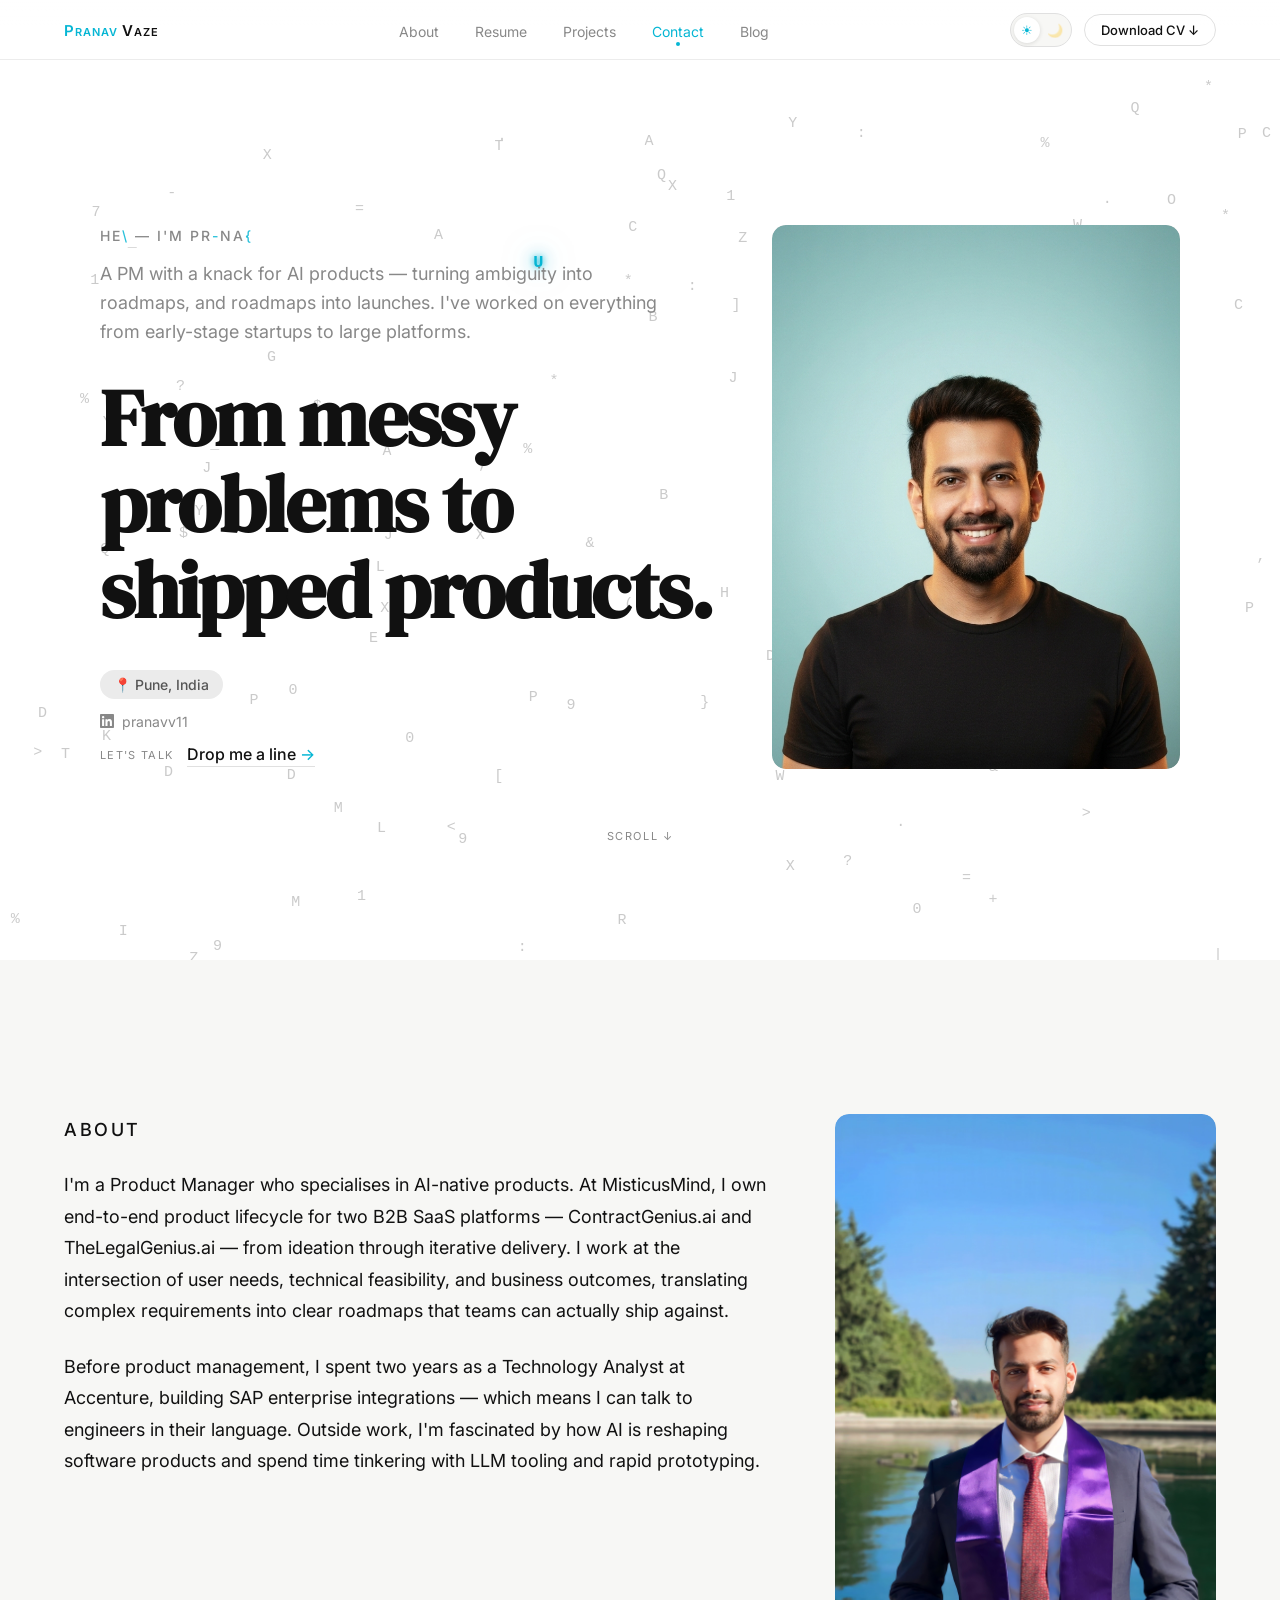
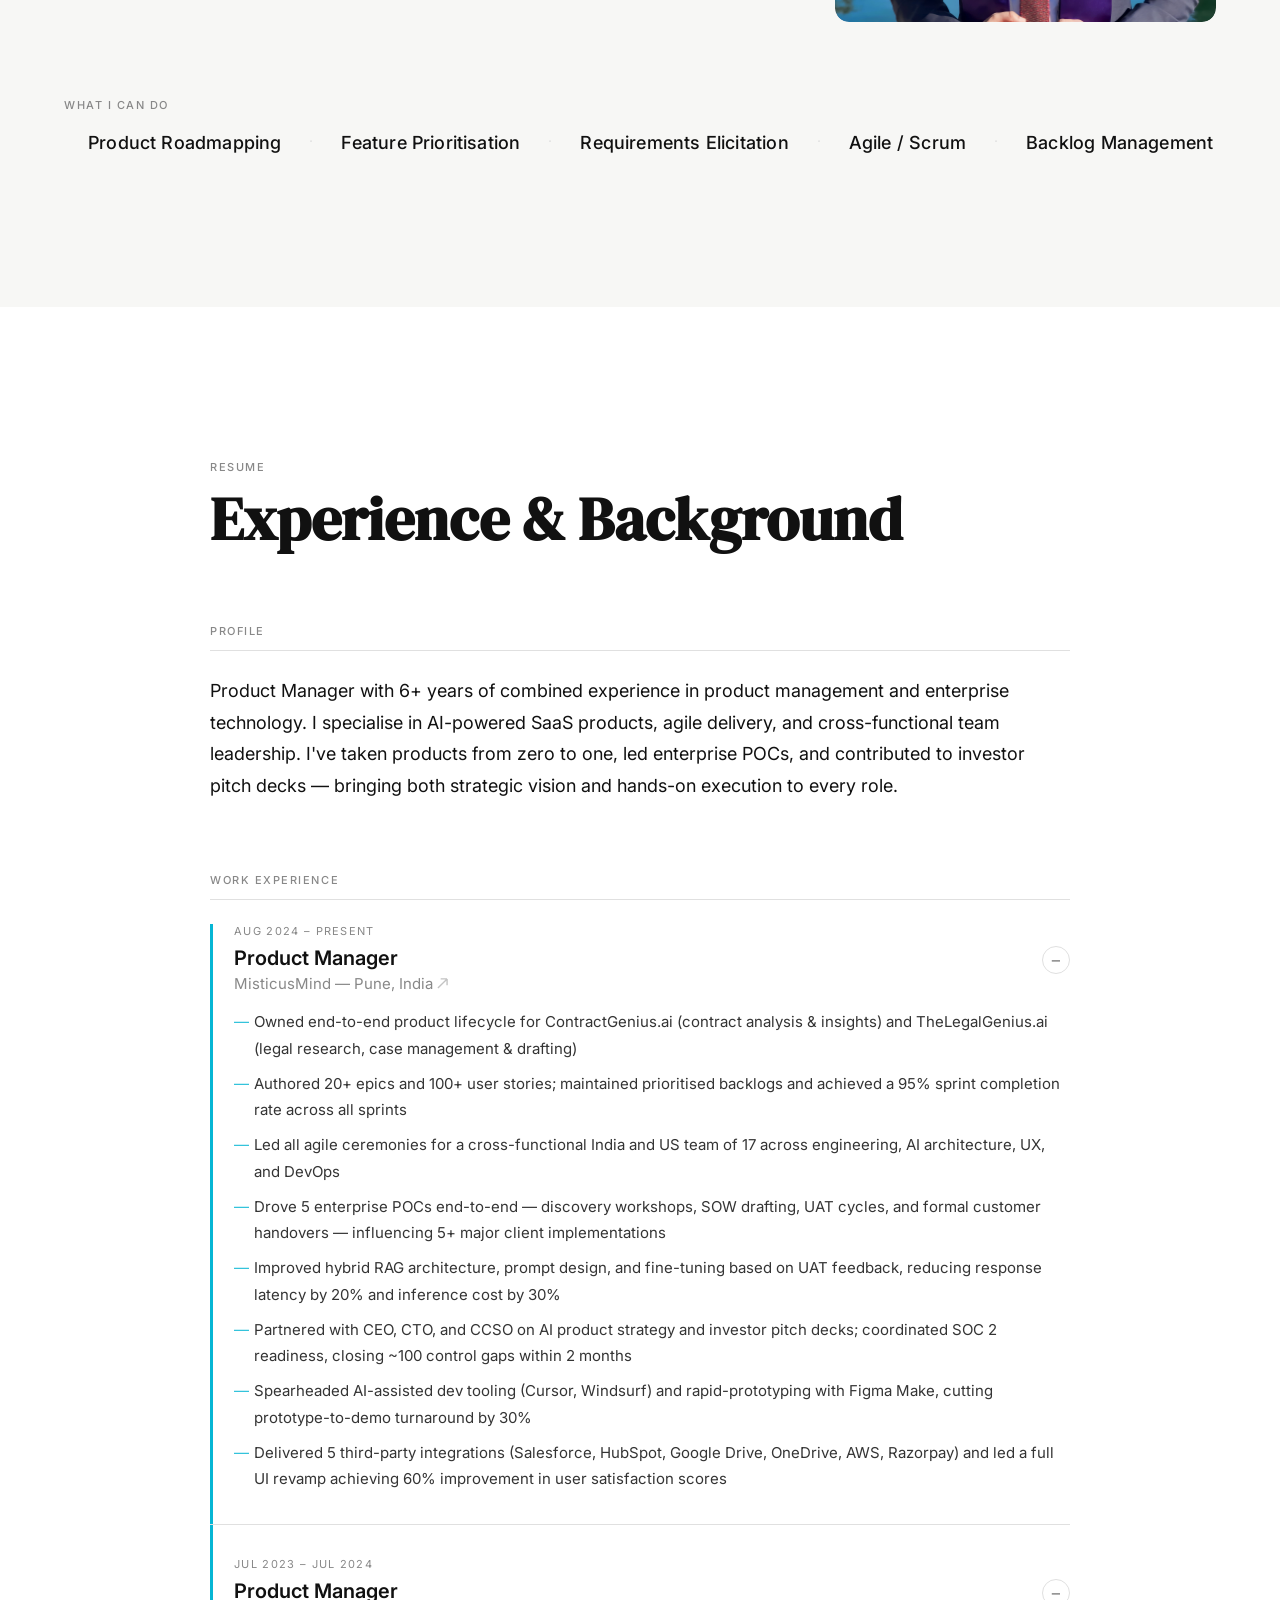
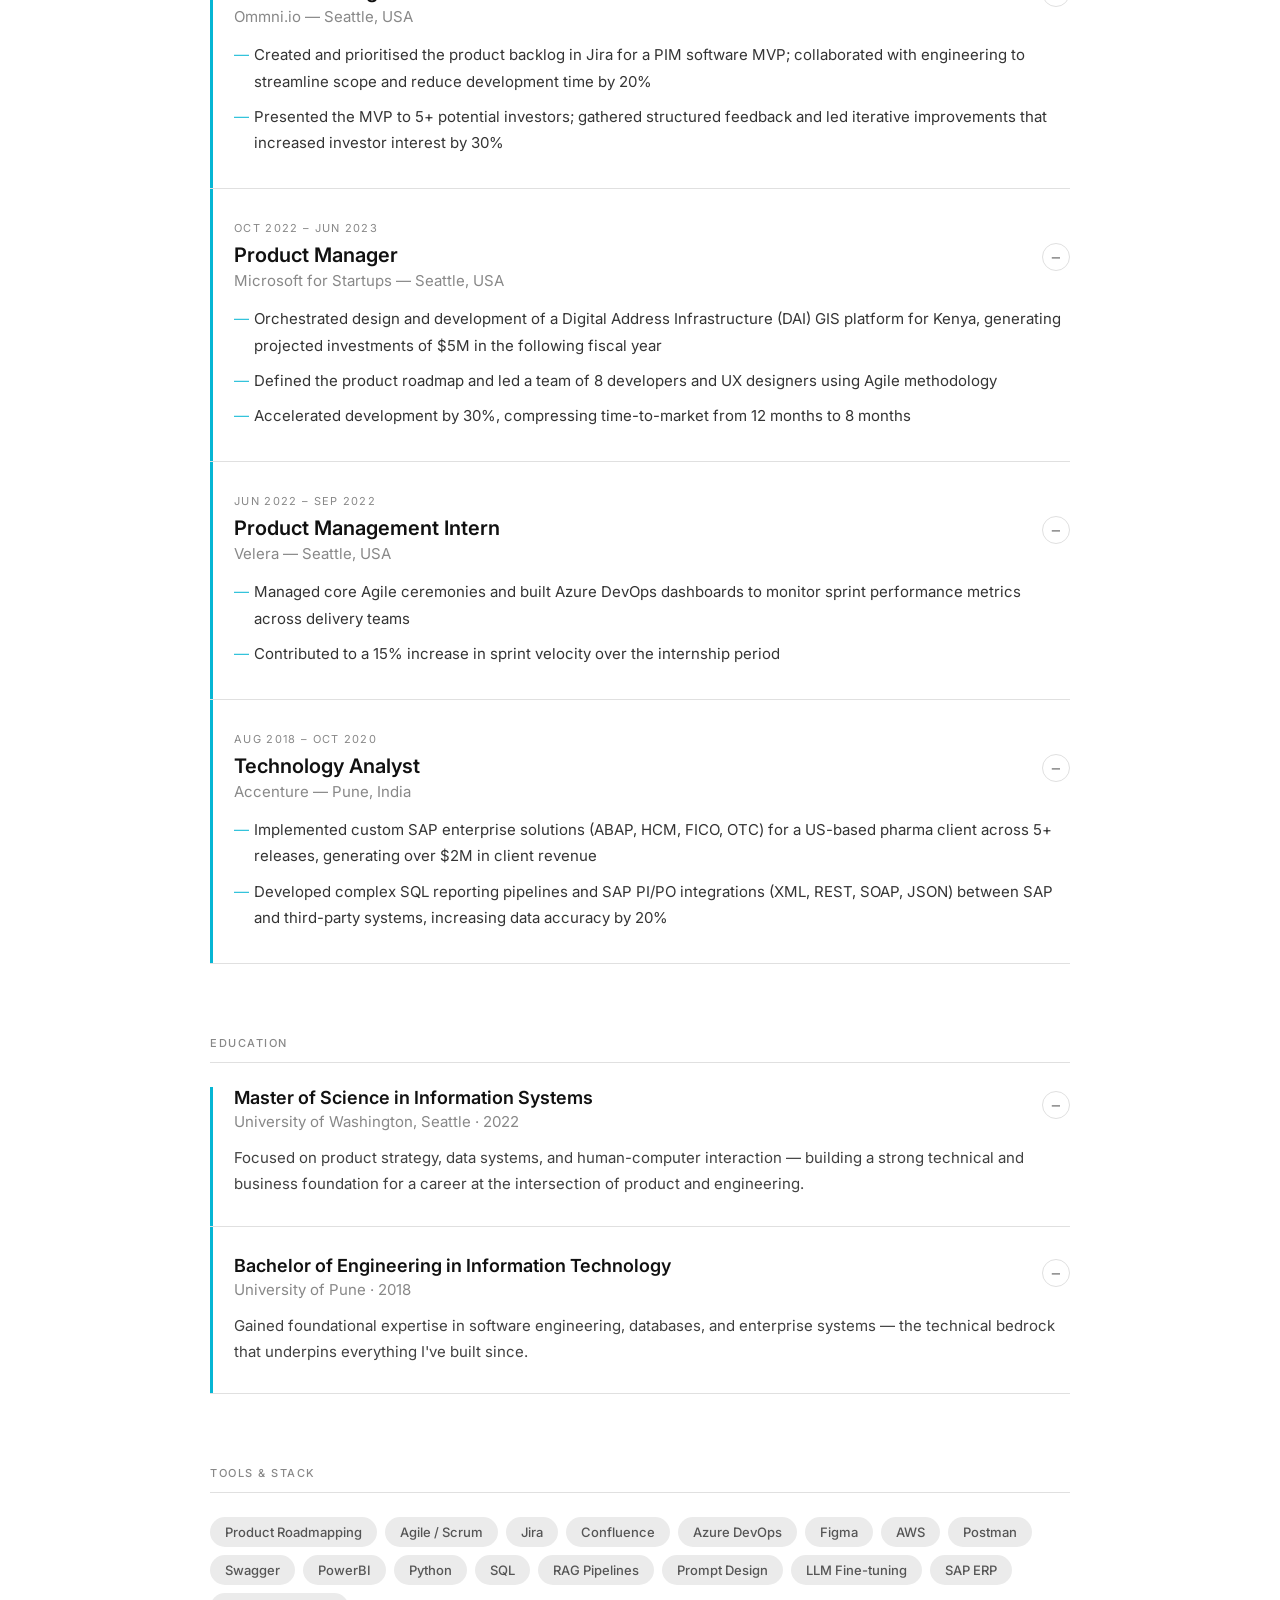
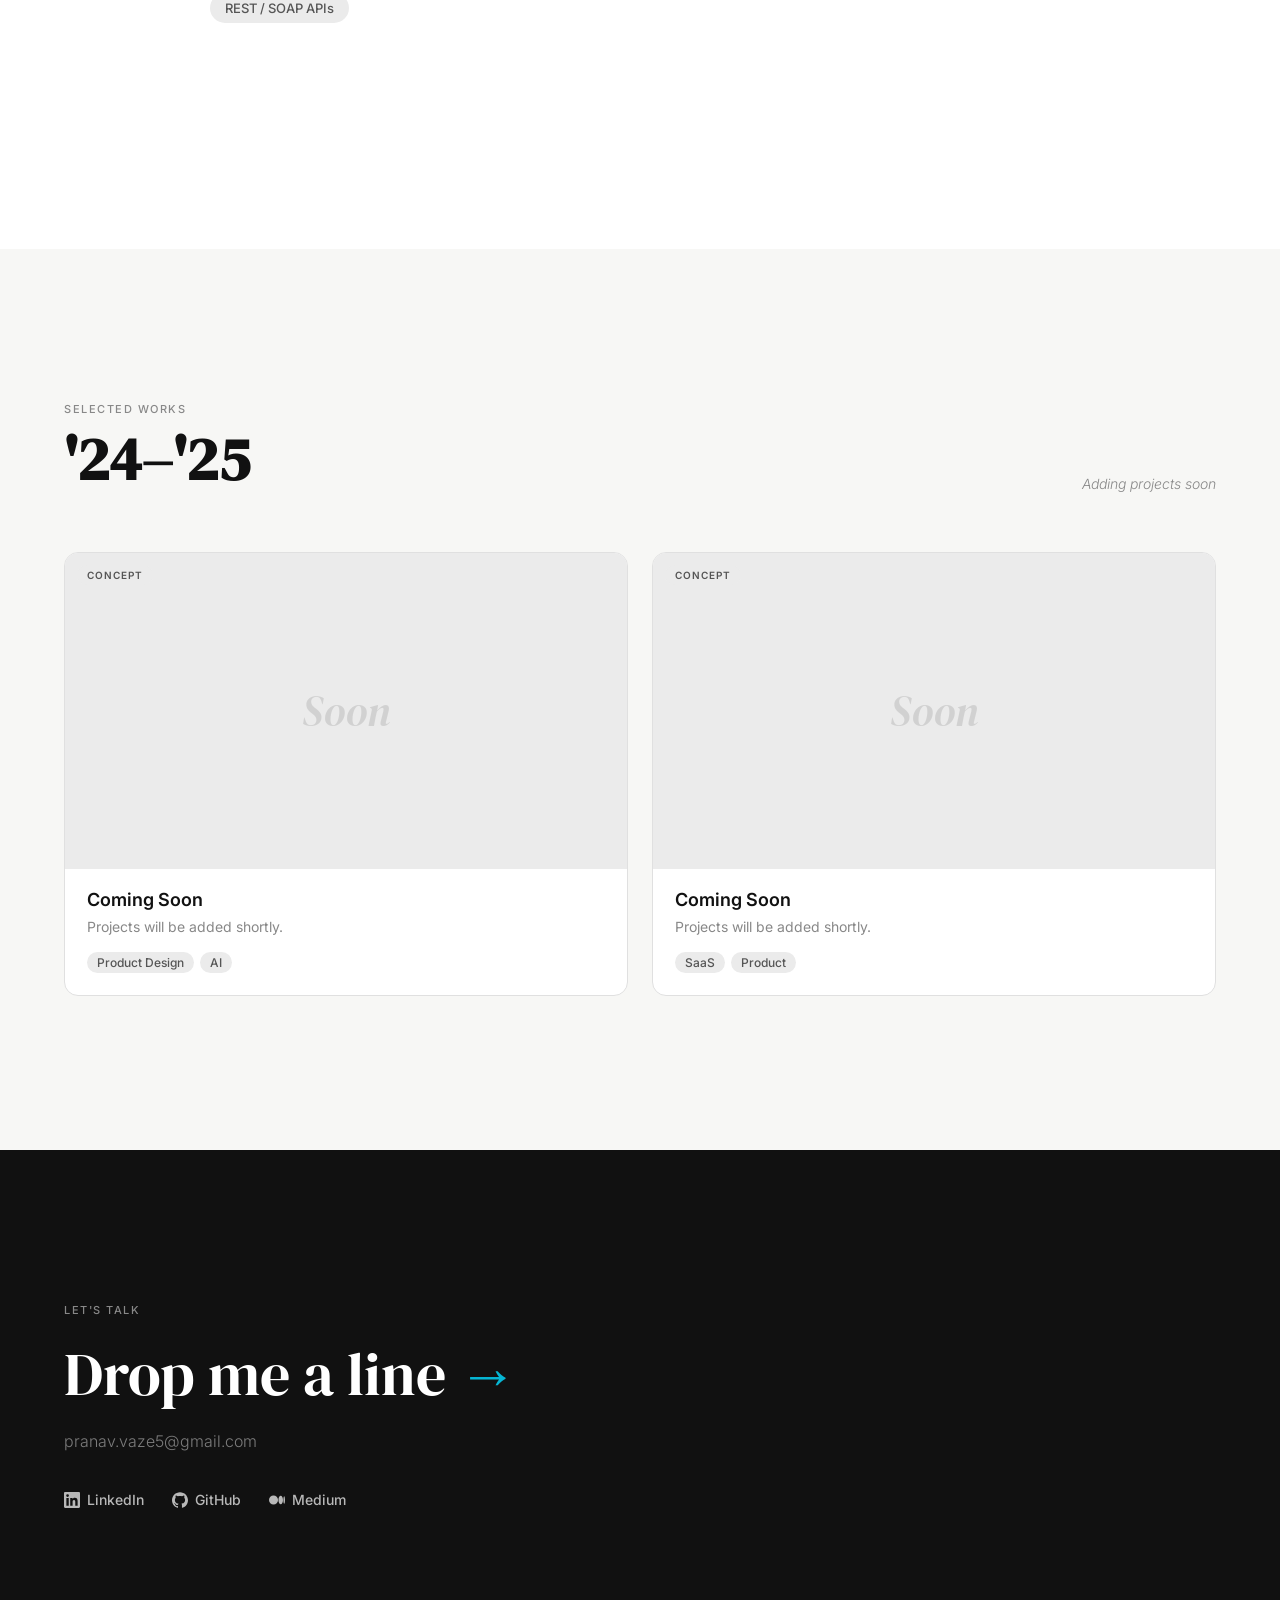
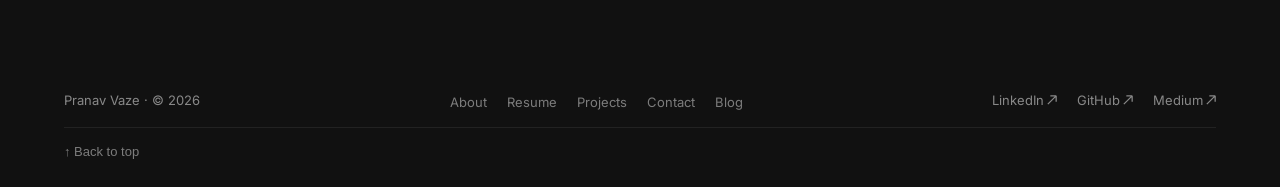
<file: index.html>
<!DOCTYPE html>
<html lang="en">

<head>
  <meta charset="UTF-8">
  <meta name="viewport" content="width=device-width, initial-scale=1.0">
  <title>Pranav Vaze — Product Manager | AI Products & SaaS</title>
  <meta name="description" content="Pranav Vaze — Product Manager specialising in AI-native SaaS products. From ambiguity to roadmaps to shipped products. Based in Pune, India.">
  <meta name="keywords" content="Pranav Vaze, Product Manager, AI Products, SaaS, Product Management, Pune, ContractGenius, LegalGenius, MisticusMind">
  <meta name="author" content="Pranav Vaze">
  <link rel="canonical" href="https://pranavvaze.netlify.app/">

  <!-- Open Graph -->
  <meta property="og:type" content="website">
  <meta property="og:url" content="https://pranavvaze.netlify.app/">
  <meta property="og:title" content="Pranav Vaze — Product Manager | AI Products & SaaS">
  <meta property="og:description" content="PM specialising in AI-native SaaS products. From ambiguity to roadmaps to shipped products.">
  <meta property="og:image" content="https://pranavvaze.netlify.app/assets/images/pranav.jpeg">
  <meta property="og:image:width" content="1200">
  <meta property="og:image:height" content="630">
  <meta property="og:site_name" content="Pranav Vaze">
  <meta property="og:locale" content="en_US">

  <!-- Twitter Card -->
  <meta name="twitter:card" content="summary_large_image">
  <meta name="twitter:title" content="Pranav Vaze — Product Manager | AI Products & SaaS">
  <meta name="twitter:description" content="PM specialising in AI-native SaaS products. From ambiguity to roadmaps to shipped products.">
  <meta name="twitter:image" content="https://pranavvaze.netlify.app/assets/images/pranav.jpeg">

  <!-- JSON-LD: Person -->
  <script type="application/ld+json">
  {
    "@context": "https://schema.org",
    "@type": "Person",
    "name": "Pranav Vaze",
    "jobTitle": "Product Manager",
    "description": "Product Manager specialising in AI-native SaaS products, agile delivery, and cross-functional team leadership.",
    "url": "https://pranavvaze.netlify.app/",
    "image": "https://pranavvaze.netlify.app/assets/images/pranav.jpeg",
    "email": "pranav.vaze5@gmail.com",
    "address": { "@type": "PostalAddress", "addressLocality": "Pune", "addressCountry": "IN" },
    "sameAs": [
      "https://www.linkedin.com/in/pranavv11",
      "https://github.com/pranavvaze96",
      "https://pranavvaze.medium.com"
    ],
    "knowsAbout": ["Product Management", "AI Products", "SaaS", "RAG Pipelines", "Agile", "LLM Development"]
  }
  </script>

  <link rel="icon" type="image/png" href="assets/images/favicon.png" id="favicon" media="(prefers-color-scheme: light)">
  <link rel="icon" type="image/png" href="assets/images/favicon2.png" media="(prefers-color-scheme: dark)">
  <link rel="apple-touch-icon" href="assets/images/favicon.png">
  <link rel="preconnect" href="https://fonts.googleapis.com">
  <link rel="preconnect" href="https://fonts.gstatic.com" crossorigin>
  <link
    href="https://fonts.googleapis.com/css2?family=DM+Serif+Display:ital@0;1&family=Inter:wght@300;400;500;600&display=swap"
    rel="stylesheet">
  <link rel="stylesheet" href="css/variables.css">
  <link rel="stylesheet" href="css/base.css">
  <link rel="stylesheet" href="css/animations.css">
  <link rel="stylesheet" href="css/components.css">
  <link rel="stylesheet" href="css/sections.css">
</head>

<body>

  <!-- ── THEME: apply before paint ─────────────────────────────────── -->
  <script>
    (function () {
      const saved = localStorage.getItem('theme');
      if (saved) {
        document.documentElement.setAttribute('data-theme', saved);
      } else if (window.matchMedia('(prefers-color-scheme: dark)').matches) {
        document.documentElement.setAttribute('data-theme', 'dark');
      }
    })();
  </script>

  <!-- ── SKIP LINK ──────────────────────────────────────────────────── -->
  <a href="#main" class="skip-link">Skip to content</a>

  <!-- ══════════════════════════════════════════════════════════════════
       NAVBAR
  ══════════════════════════════════════════════════════════════════════ -->
  <nav class="navbar" id="navbar" role="navigation" aria-label="Main navigation">
    <div class="container">
      <a href="#hero" class="nav-wordmark" aria-label="Pranav Vaze — home"><span class="nav-wordmark-first">Pranav</span><span class="nav-wordmark-last"> Vaze</span></a>
      <ul class="nav-links" id="nav-links">
        <li><a href="#about" data-section="about">About</a></li>
        <li><a href="#resume" data-section="resume">Resume</a></li>
        <li><a href="#projects" data-section="projects">Projects</a></li>
        <li><a href="#contact" data-section="contact">Contact</a></li>
        <li><a href="blog.html">Blog</a></li>
      </ul>
      <div class="nav-right">
        <button class="theme-toggle" id="theme-toggle" aria-label="Switch to dark mode">
          <span class="theme-seg theme-seg--light">☀</span>
          <span class="theme-seg theme-seg--dark">🌙</span>
        </button>
        <a href="https://drive.google.com/file/d/1BAf2yKlgQ_WOQwx5iVLSrntzZ3sgivy-/view?usp=sharing" target="_blank"
          rel="noopener noreferrer" class="btn-cv">Download CV ↓</a>
        <button class="hamburger" id="hamburger" aria-label="Open menu" aria-expanded="false"
          aria-controls="mobile-overlay">
          <span></span><span></span><span></span>
        </button>
      </div>
    </div>
  </nav>

  <!-- Mobile Overlay -->
  <div class="mobile-overlay" id="mobile-overlay" role="dialog" aria-modal="true" aria-label="Navigation menu">
    <ul class="mobile-nav-links">
      <li><a href="#about" class="mobile-nav-link">About</a></li>
      <li><a href="#resume" class="mobile-nav-link">Resume</a></li>
      <li><a href="#projects" class="mobile-nav-link">Projects</a></li>
      <li><a href="#contact" class="mobile-nav-link">Contact</a></li>
      <li><a href="blog.html" class="mobile-nav-link">Blog</a></li>
    </ul>
    <div class="mobile-theme-row">
      <span>Theme</span>
      <button class="theme-toggle" id="theme-toggle-mobile" aria-label="Switch to dark mode">
        <span class="theme-seg theme-seg--light">☀</span>
        <span class="theme-seg theme-seg--dark">🌙</span>
      </button>
    </div>
    <a href="https://drive.google.com/file/d/1BAf2yKlgQ_WOQwx5iVLSrntzZ3sgivy-/view?usp=sharing" target="_blank"
      rel="noopener noreferrer" class="btn-cv" style="margin-top:8px">Download CV ↓</a>
  </div>

  <!-- ══════════════════════════════════════════════════════════════════
       MAIN
  ══════════════════════════════════════════════════════════════════════ -->
  <main id="main">

    <!-- ── HERO ──────────────────────────────────────────────────────── -->
    <section id="hero" class="hero" aria-label="Hero">
      <div id="hero-rain" aria-hidden="true"></div>
      <div class="container">
        <div class="hero-grid" id="hero-content">
          <div class="hero-text">
            <p class="hero-label reveal" id="hero-label" style="--delay:0ms">Hey — I'm Pranav</p>
            <p class="hero-oneliner reveal" style="--delay:100ms">
              A PM with a knack for AI products — turning ambiguity into roadmaps, and roadmaps into launches. I've
              worked on everything from early-stage startups to large platforms.
            </p>
            <h1 id="hero-headline" class="hero-headline reveal" style="--delay:200ms">From messy<br>problems to<br>shipped products.</h1>
            <div class="hero-meta">
              <span class="hero-pill reveal" style="--delay:300ms">📍 Pune, India</span>
              <a href="https://www.linkedin.com/in/pranavv11" target="_blank" rel="noopener noreferrer"
                class="hero-linkedin reveal" style="--delay:380ms" aria-label="LinkedIn profile">
                <svg viewBox="0 0 24 24" fill="currentColor" aria-hidden="true">
                  <path
                    d="M20.447 20.452h-3.554v-5.569c0-1.328-.027-3.037-1.852-3.037-1.853 0-2.136 1.445-2.136 2.939v5.667H9.351V9h3.414v1.561h.046c.477-.9 1.637-1.85 3.37-1.85 3.601 0 4.267 2.37 4.267 5.455v6.286zM5.337 7.433a2.062 2.062 0 01-2.063-2.065 2.064 2.064 0 112.063 2.065zm1.782 13.019H3.555V9h3.564v11.452zM22.225 0H1.771C.792 0 0 .774 0 1.729v20.542C0 23.227.792 24 1.771 24h20.451C23.2 24 24 23.227 24 22.271V1.729C24 .774 23.2 0 22.222 0h.003z" />
                </svg>
                pranavv11
              </a>
              <div class="hero-cta reveal" style="--delay:460ms">
                <span class="hero-cta-label">Let's talk</span>
                <a href="mailto:pranav.vaze5@gmail.com" class="hero-cta-link">Drop me a line <span class="cta-arrow"
                    aria-hidden="true">→</span></a>
              </div>
            </div>
          </div>
          <div class="hero-portrait reveal" style="--delay:150ms">
            <img src="assets/images/pranav2.png" alt="Pranav Vaze" class="hero-photo" />
            <span class="hero-initials hero-initials--fallback" aria-hidden="true">PV</span>
          </div>
        </div>
        <p class="hero-scroll reveal" style="--delay:560ms" aria-hidden="true">SCROLL ↓</p>
      </div>
    </section>

    <!-- ── ABOUT ─────────────────────────────────────────────────────── -->
    <section id="about" class="about section-pad" aria-label="About">
      <div class="container">
        <div class="about-grid">
          <div class="about-bio">
            <p class="label about-label reveal">About</p>
            <p class="reveal" style="--delay:80ms">
              I'm a Product Manager who specialises in AI-native products. At MisticusMind, I own end-to-end product
              lifecycle for two B2B SaaS platforms — ContractGenius.ai and TheLegalGenius.ai — from ideation through
              iterative delivery. I work at the intersection of user needs, technical feasibility, and business
              outcomes, translating complex requirements into clear roadmaps that teams can actually ship against.
            </p>
            <p class="reveal" style="--delay:160ms">
              Before product management, I spent two years as a Technology Analyst at Accenture, building SAP enterprise
              integrations — which means I can talk to engineers in their language. Outside work, I'm fascinated by how
              AI is reshaping software products and spend time tinkering with LLM tooling and rapid prototyping.
            </p>
          </div>
          <div>
            <div class="about-portrait reveal" style="--delay:120ms">
              <img src="assets/images/pranav.jpeg" alt="Pranav Vaze" class="about-photo" />
              <span class="about-initials about-initials--fallback" aria-hidden="true">PV</span>
              <p class="about-portrait-caption">Pranav Vaze · Product Manager</p>
            </div>
          </div>
        </div>

        <div class="about-marquee-section reveal" style="--delay:200ms">
          <p class="label about-marquee-label">What I Can Do</p>
          <div class="marquee-wrapper" aria-label="Skills ticker" role="marquee">
            <div class="marquee-zone marquee-zone--left"  aria-hidden="true"></div>
            <div class="marquee-zone marquee-zone--right" aria-hidden="true"></div>
            <div class="marquee-track" aria-hidden="true">
              <!-- First set -->
              <span class="marquee-item">Product Roadmapping</span><span class="marquee-sep">·</span>
              <span class="marquee-item">Feature Prioritisation</span><span class="marquee-sep">·</span>
              <span class="marquee-item">Requirements Elicitation</span><span class="marquee-sep">·</span>
              <span class="marquee-item">Agile / Scrum</span><span class="marquee-sep">·</span>
              <span class="marquee-item">Backlog Management</span><span class="marquee-sep">·</span>
              <span class="marquee-item">User Story Writing</span><span class="marquee-sep">·</span>
              <span class="marquee-item">UAT</span><span class="marquee-sep">·</span>
              <span class="marquee-item">Go-to-Market</span><span class="marquee-sep">·</span>
              <span class="marquee-item">RAG Pipelines</span><span class="marquee-sep">·</span>
              <span class="marquee-item">Prompt Design</span><span class="marquee-sep">·</span>
              <span class="marquee-item">Fine-tuning</span><span class="marquee-sep">·</span>
              <span class="marquee-item">LLM Product Development</span><span class="marquee-sep">·</span>
              <span class="marquee-item">AI Tooling</span><span class="marquee-sep">·</span>
              <span class="marquee-item">Cross-functional Leadership</span><span class="marquee-sep">·</span>
              <span class="marquee-item">Stakeholder Management</span><span class="marquee-sep">·</span>
              <span class="marquee-item">Executive Communication</span><span class="marquee-sep">·</span>
              <span class="marquee-item">Customer Engagement</span><span class="marquee-sep">·</span>
              <!-- Duplicate for seamless loop -->
              <span class="marquee-item">Product Roadmapping</span><span class="marquee-sep">·</span>
              <span class="marquee-item">Feature Prioritisation</span><span class="marquee-sep">·</span>
              <span class="marquee-item">Requirements Elicitation</span><span class="marquee-sep">·</span>
              <span class="marquee-item">Agile / Scrum</span><span class="marquee-sep">·</span>
              <span class="marquee-item">Backlog Management</span><span class="marquee-sep">·</span>
              <span class="marquee-item">User Story Writing</span><span class="marquee-sep">·</span>
              <span class="marquee-item">UAT</span><span class="marquee-sep">·</span>
              <span class="marquee-item">Go-to-Market</span><span class="marquee-sep">·</span>
              <span class="marquee-item">RAG Pipelines</span><span class="marquee-sep">·</span>
              <span class="marquee-item">Prompt Design</span><span class="marquee-sep">·</span>
              <span class="marquee-item">Fine-tuning</span><span class="marquee-sep">·</span>
              <span class="marquee-item">LLM Product Development</span><span class="marquee-sep">·</span>
              <span class="marquee-item">AI Tooling</span><span class="marquee-sep">·</span>
              <span class="marquee-item">Cross-functional Leadership</span><span class="marquee-sep">·</span>
              <span class="marquee-item">Stakeholder Management</span><span class="marquee-sep">·</span>
              <span class="marquee-item">Executive Communication</span><span class="marquee-sep">·</span>
              <span class="marquee-item">Customer Engagement</span><span class="marquee-sep">·</span>
            </div>
          </div>
        </div>
      </div>
    </section>

    <!-- ── RESUME ────────────────────────────────────────────────────── -->
    <section id="resume" class="resume section-pad" aria-label="Resume">
      <div class="container">
        <div class="resume-inner">
          <div class="resume-header reveal">
            <div class="resume-title-group">
              <p class="label">Resume</p>
              <h2>Experience &amp; Background</h2>
            </div>
          </div>

          <!-- Profile -->
          <div class="resume-section reveal" style="--delay:80ms">
            <p class="resume-section-label">Profile</p>
            <div class="resume-profile">
              <p>Product Manager with 6+ years of combined experience in product management and enterprise technology. I
                specialise in AI-powered SaaS products, agile delivery, and cross-functional team leadership. I've taken
                products from zero to one, led enterprise POCs, and contributed to investor pitch decks — bringing both
                strategic vision and hands-on execution to every role.</p>
            </div>
          </div>

          <!-- Work Experience -->
          <div class="resume-section">
            <p class="resume-section-label reveal">Work Experience</p>

            <div class="role-item" data-expanded="true">
              <div class="role-header" role="button" tabindex="0" aria-expanded="true">
                <div class="role-header-text">
                  <p class="role-year">Aug 2024 – Present</p>
                  <p class="role-title">Product Manager</p>
                  <p class="role-company">
                    <a href="https://misticusmind.com" target="_blank" rel="noopener noreferrer">
                      MisticusMind — Pune, India
                      <svg viewBox="0 0 12 12" fill="none" stroke="currentColor" stroke-width="1.5" aria-hidden="true"><path d="M1 11L11 1M11 1H4M11 1v7"/></svg>
                    </a>
                  </p>
                </div>
                <span class="role-toggle" aria-hidden="true"></span>
              </div>
              <div class="role-body">
                <div class="role-body-inner">
                  <ul class="role-bullets">
                    <li>Owned end-to-end product lifecycle for ContractGenius.ai (contract analysis &amp; insights) and TheLegalGenius.ai (legal research, case management &amp; drafting)</li>
                    <li>Authored 20+ epics and 100+ user stories; maintained prioritised backlogs and achieved a 95% sprint completion rate across all sprints</li>
                    <li>Led all agile ceremonies for a cross-functional India and US team of 17 across engineering, AI architecture, UX, and DevOps</li>
                    <li>Drove 5 enterprise POCs end-to-end — discovery workshops, SOW drafting, UAT cycles, and formal customer handovers — influencing 5+ major client implementations</li>
                    <li>Improved hybrid RAG architecture, prompt design, and fine-tuning based on UAT feedback, reducing response latency by 20% and inference cost by 30%</li>
                    <li>Partnered with CEO, CTO, and CCSO on AI product strategy and investor pitch decks; coordinated SOC 2 readiness, closing ~100 control gaps within 2 months</li>
                    <li>Spearheaded AI-assisted dev tooling (Cursor, Windsurf) and rapid-prototyping with Figma Make, cutting prototype-to-demo turnaround by 30%</li>
                    <li>Delivered 5 third-party integrations (Salesforce, HubSpot, Google Drive, OneDrive, AWS, Razorpay) and led a full UI revamp achieving 60% improvement in user satisfaction scores</li>
                  </ul>
                </div>
              </div>
            </div>

            <div class="role-item" data-expanded="true">
              <div class="role-header" role="button" tabindex="0" aria-expanded="true">
                <div class="role-header-text">
                  <p class="role-year">Jul 2023 – Jul 2024</p>
                  <p class="role-title">Product Manager</p>
                  <p class="role-company">Ommni.io — Seattle, USA</p>
                </div>
                <span class="role-toggle" aria-hidden="true"></span>
              </div>
              <div class="role-body">
                <div class="role-body-inner">
                  <ul class="role-bullets">
                    <li>Created and prioritised the product backlog in Jira for a PIM software MVP; collaborated with engineering to streamline scope and reduce development time by 20%</li>
                    <li>Presented the MVP to 5+ potential investors; gathered structured feedback and led iterative improvements that increased investor interest by 30%</li>
                  </ul>
                </div>
              </div>
            </div>

            <div class="role-item" data-expanded="true">
              <div class="role-header" role="button" tabindex="0" aria-expanded="true">
                <div class="role-header-text">
                  <p class="role-year">Oct 2022 – Jun 2023</p>
                  <p class="role-title">Product Manager</p>
                  <p class="role-company">Microsoft for Startups — Seattle, USA</p>
                </div>
                <span class="role-toggle" aria-hidden="true"></span>
              </div>
              <div class="role-body">
                <div class="role-body-inner">
                  <ul class="role-bullets">
                    <li>Orchestrated design and development of a Digital Address Infrastructure (DAI) GIS platform for Kenya, generating projected investments of $5M in the following fiscal year</li>
                    <li>Defined the product roadmap and led a team of 8 developers and UX designers using Agile methodology</li>
                    <li>Accelerated development by 30%, compressing time-to-market from 12 months to 8 months</li>
                  </ul>
                </div>
              </div>
            </div>

            <div class="role-item" data-expanded="true">
              <div class="role-header" role="button" tabindex="0" aria-expanded="true">
                <div class="role-header-text">
                  <p class="role-year">Jun 2022 – Sep 2022</p>
                  <p class="role-title">Product Management Intern</p>
                  <p class="role-company">Velera — Seattle, USA</p>
                </div>
                <span class="role-toggle" aria-hidden="true"></span>
              </div>
              <div class="role-body">
                <div class="role-body-inner">
                  <ul class="role-bullets">
                    <li>Managed core Agile ceremonies and built Azure DevOps dashboards to monitor sprint performance metrics across delivery teams</li>
                    <li>Contributed to a 15% increase in sprint velocity over the internship period</li>
                  </ul>
                </div>
              </div>
            </div>

            <div class="role-item" data-expanded="true">
              <div class="role-header" role="button" tabindex="0" aria-expanded="true">
                <div class="role-header-text">
                  <p class="role-year">Aug 2018 – Oct 2020</p>
                  <p class="role-title">Technology Analyst</p>
                  <p class="role-company">Accenture — Pune, India</p>
                </div>
                <span class="role-toggle" aria-hidden="true"></span>
              </div>
              <div class="role-body">
                <div class="role-body-inner">
                  <ul class="role-bullets">
                    <li>Implemented custom SAP enterprise solutions (ABAP, HCM, FICO, OTC) for a US-based pharma client across 5+ releases, generating over $2M in client revenue</li>
                    <li>Developed complex SQL reporting pipelines and SAP PI/PO integrations (XML, REST, SOAP, JSON) between SAP and third-party systems, increasing data accuracy by 20%</li>
                  </ul>
                </div>
              </div>
            </div>
          </div>

          <!-- Education -->
          <div class="resume-section">
            <p class="resume-section-label reveal">Education</p>

            <div class="edu-item" data-expanded="true">
              <div class="edu-header" role="button" tabindex="0" aria-expanded="true">
                <div class="edu-header-text">
                  <p class="edu-degree">Master of Science in Information Systems</p>
                  <p class="edu-school">University of Washington, Seattle · 2022</p>
                </div>
                <span class="edu-toggle" aria-hidden="true"></span>
              </div>
              <div class="edu-body">
                <div class="edu-body-inner">
                  <p class="edu-desc">Focused on product strategy, data systems, and human-computer interaction — building a strong technical and business foundation for a career at the intersection of product and engineering.</p>
                </div>
              </div>
            </div>

            <div class="edu-item" data-expanded="true">
              <div class="edu-header" role="button" tabindex="0" aria-expanded="true">
                <div class="edu-header-text">
                  <p class="edu-degree">Bachelor of Engineering in Information Technology</p>
                  <p class="edu-school">University of Pune · 2018</p>
                </div>
                <span class="edu-toggle" aria-hidden="true"></span>
              </div>
              <div class="edu-body">
                <div class="edu-body-inner">
                  <p class="edu-desc">Gained foundational expertise in software engineering, databases, and enterprise systems — the technical bedrock that underpins everything I've built since.</p>
                </div>
              </div>
            </div>
          </div>

          <!-- Tools & Stack -->
          <div class="resume-section reveal" style="--delay:320ms">
            <p class="resume-section-label">Tools &amp; Stack</p>
            <div class="tools-pills">
              <span class="tool-pill">Product Roadmapping</span>
              <span class="tool-pill">Agile / Scrum</span>
              <span class="tool-pill">Jira</span>
              <span class="tool-pill">Confluence</span>
              <span class="tool-pill">Azure DevOps</span>
              <span class="tool-pill">Figma</span>
              <span class="tool-pill">AWS</span>
              <span class="tool-pill">Postman</span>
              <span class="tool-pill">Swagger</span>
              <span class="tool-pill">PowerBI</span>
              <span class="tool-pill">Python</span>
              <span class="tool-pill">SQL</span>
              <span class="tool-pill">RAG Pipelines</span>
              <span class="tool-pill">Prompt Design</span>
              <span class="tool-pill">LLM Fine-tuning</span>
              <span class="tool-pill">SAP ERP</span>
              <span class="tool-pill">REST / SOAP APIs</span>
            </div>
          </div>

        </div>
      </div>
    </section>

    <!-- ── PROJECTS ───────────────────────────────────────────────────── -->
    <section id="projects" class="projects section-pad" aria-label="Projects">
      <div class="container">
        <div class="projects-header">
          <div class="projects-title-group reveal">
            <p class="label">Selected Works</p>
            <h2>'24–'25</h2>
          </div>
          <p class="projects-sub reveal" style="--delay:80ms">Adding projects soon</p>
        </div>
        <div class="projects-grid">
          <article class="project-card reveal" style="--delay:0ms" aria-label="Project coming soon">
            <div class="card-image">
              <span class="card-placeholder-text" aria-hidden="true">Soon</span>
              <span class="card-badge">CONCEPT</span>
            </div>
            <div class="card-body">
              <h3 class="card-title">Coming Soon</h3>
              <p class="card-desc">Projects will be added shortly.</p>
              <div class="card-tags">
                <span class="tag">Product Design</span>
                <span class="tag">AI</span>
              </div>
            </div>
          </article>
          <article class="project-card reveal" style="--delay:100ms" aria-label="Project coming soon">
            <div class="card-image">
              <span class="card-placeholder-text" aria-hidden="true">Soon</span>
              <span class="card-badge">CONCEPT</span>
            </div>
            <div class="card-body">
              <h3 class="card-title">Coming Soon</h3>
              <p class="card-desc">Projects will be added shortly.</p>
              <div class="card-tags">
                <span class="tag">SaaS</span>
                <span class="tag">Product</span>
              </div>
            </div>
          </article>
        </div>
      </div>
    </section>

    <!-- ── CONTACT ───────────────────────────────────────────────────── -->
    <section id="contact" class="contact section-pad" aria-label="Contact">
      <div class="container">
        <div class="contact-inner">
          <p class="contact-eyebrow reveal">Let's talk</p>
          <a href="mailto:pranav.vaze5@gmail.com" class="contact-cta reveal" style="--delay:80ms"
            aria-label="Send email to Pranav Vaze">
            Drop me a line
            <span class="contact-cta-arrow" aria-hidden="true">→</span>
          </a>
          <p class="contact-email reveal" style="--delay:160ms">pranav.vaze5@gmail.com</p>
          <div class="contact-socials reveal" style="--delay:240ms">
            <a href="https://www.linkedin.com/in/pranavv11" target="_blank" rel="noopener noreferrer"
              class="contact-social-link" aria-label="LinkedIn">
              <svg viewBox="0 0 24 24" fill="currentColor" aria-hidden="true">
                <path
                  d="M20.447 20.452h-3.554v-5.569c0-1.328-.027-3.037-1.852-3.037-1.853 0-2.136 1.445-2.136 2.939v5.667H9.351V9h3.414v1.561h.046c.477-.9 1.637-1.85 3.37-1.85 3.601 0 4.267 2.37 4.267 5.455v6.286zM5.337 7.433a2.062 2.062 0 01-2.063-2.065 2.064 2.064 0 112.063 2.065zm1.782 13.019H3.555V9h3.564v11.452zM22.225 0H1.771C.792 0 0 .774 0 1.729v20.542C0 23.227.792 24 1.771 24h20.451C23.2 24 24 23.227 24 22.271V1.729C24 .774 23.2 0 22.222 0h.003z" />
              </svg>
              LinkedIn
            </a>
            <a href="https://github.com/pranavvaze96" target="_blank" rel="noopener noreferrer" class="contact-social-link"
              aria-label="GitHub">
              <svg viewBox="0 0 24 24" fill="currentColor" aria-hidden="true">
                <path
                  d="M12 .297c-6.63 0-12 5.373-12 12 0 5.303 3.438 9.8 8.205 11.385.6.113.82-.258.82-.577 0-.285-.01-1.04-.015-2.04-3.338.724-4.042-1.61-4.042-1.61C4.422 18.07 3.633 17.7 3.633 17.7c-1.087-.744.084-.729.084-.729 1.205.084 1.838 1.236 1.838 1.236 1.07 1.835 2.809 1.305 3.495.998.108-.776.417-1.305.76-1.605-2.665-.3-5.466-1.332-5.466-5.93 0-1.31.465-2.38 1.235-3.22-.135-.303-.54-1.523.105-3.176 0 0 1.005-.322 3.3 1.23.96-.267 1.98-.399 3-.405 1.02.006 2.04.138 3 .405 2.28-1.552 3.285-1.23 3.285-1.23.645 1.653.24 2.873.12 3.176.765.84 1.23 1.91 1.23 3.22 0 4.61-2.805 5.625-5.475 5.92.42.36.81 1.096.81 2.22 0 1.606-.015 2.896-.015 3.286 0 .315.21.69.825.57C20.565 22.092 24 17.592 24 12.297c0-6.627-5.373-12-12-12" />
              </svg>
              GitHub
            </a>
            <a href="https://pranavvaze.medium.com" target="_blank" rel="noopener noreferrer" class="contact-social-link"
              aria-label="Medium">
              <svg viewBox="0 0 24 24" fill="currentColor" aria-hidden="true">
                <path d="M13.54 12a6.8 6.8 0 01-6.77 6.82A6.8 6.8 0 010 12a6.8 6.8 0 016.77-6.82A6.8 6.8 0 0113.54 12zm7.42 0c0 3.54-1.51 6.42-3.38 6.42-1.87 0-3.39-2.88-3.39-6.42s1.52-6.42 3.39-6.42 3.38 2.88 3.38 6.42M24 12c0 3.17-.53 5.75-1.19 5.75-.66 0-1.19-2.58-1.19-5.75s.53-5.75 1.19-5.75C23.47 6.25 24 8.83 24 12z"/>
              </svg>
              Medium
            </a>
          </div>
        </div>
      </div>
    </section>

  </main>

  <!-- ══════════════════════════════════════════════════════════════════
       FOOTER
  ══════════════════════════════════════════════════════════════════════ -->
  <footer class="footer" role="contentinfo">
    <div class="container">
      <div class="footer-row">
        <span class="footer-copy">Pranav Vaze · © 2026</span>
        <nav aria-label="Footer navigation">
          <ul class="footer-nav">
            <li><a href="#about">About</a></li>
            <li><a href="#resume">Resume</a></li>
            <li><a href="#projects">Projects</a></li>
            <li><a href="#contact">Contact</a></li>
            <li><a href="blog.html">Blog</a></li>
          </ul>
        </nav>
        <div class="footer-links">
          <a href="https://www.linkedin.com/in/pranavv11" target="_blank" rel="noopener noreferrer"
            aria-label="LinkedIn">
            LinkedIn
            <svg width="10" height="10" viewBox="0 0 12 12" fill="none" stroke="currentColor" stroke-width="1.5"
              aria-hidden="true">
              <path d="M1 11L11 1M11 1H4M11 1v7" />
            </svg>
          </a>
          <a href="https://github.com/pranavvaze96" target="_blank" rel="noopener noreferrer" aria-label="GitHub">
            GitHub
            <svg width="10" height="10" viewBox="0 0 12 12" fill="none" stroke="currentColor" stroke-width="1.5"
              aria-hidden="true">
              <path d="M1 11L11 1M11 1H4M11 1v7" />
            </svg>
          </a>
          <a href="https://pranavvaze.medium.com" target="_blank" rel="noopener noreferrer" aria-label="Medium">
            Medium
            <svg width="10" height="10" viewBox="0 0 12 12" fill="none" stroke="currentColor" stroke-width="1.5"
              aria-hidden="true">
              <path d="M1 11L11 1M11 1H4M11 1v7" />
            </svg>
          </a>
        </div>
      </div>
      <div class="footer-row">
        <button class="footer-top" id="back-to-top" aria-label="Back to top">↑ Back to top</button>
      </div>
    </div>
  </footer>

  <!-- ── STICKY CV BUTTON ───────────────────────────────────────────── -->
  <a href="https://drive.google.com/file/d/1BAf2yKlgQ_WOQwx5iVLSrntzZ3sgivy-/view?usp=sharing" target="_blank"
    rel="noopener noreferrer" class="sticky-cv-btn" id="sticky-cv" aria-label="Download CV">
    Download CV ↓
  </a>

  <!-- ── SCRIPTS ─────────────────────────────────────────────────── -->
  <script src="js/theme.js"></script>
  <script src="js/nav.js"></script>
  <script src="js/animations.js"></script>
  <script src="js/marquee.js"></script>
  <script src="js/hero-rain.js"></script>
  <script src="js/cursor.js"></script>

</body>

</html>
</file>
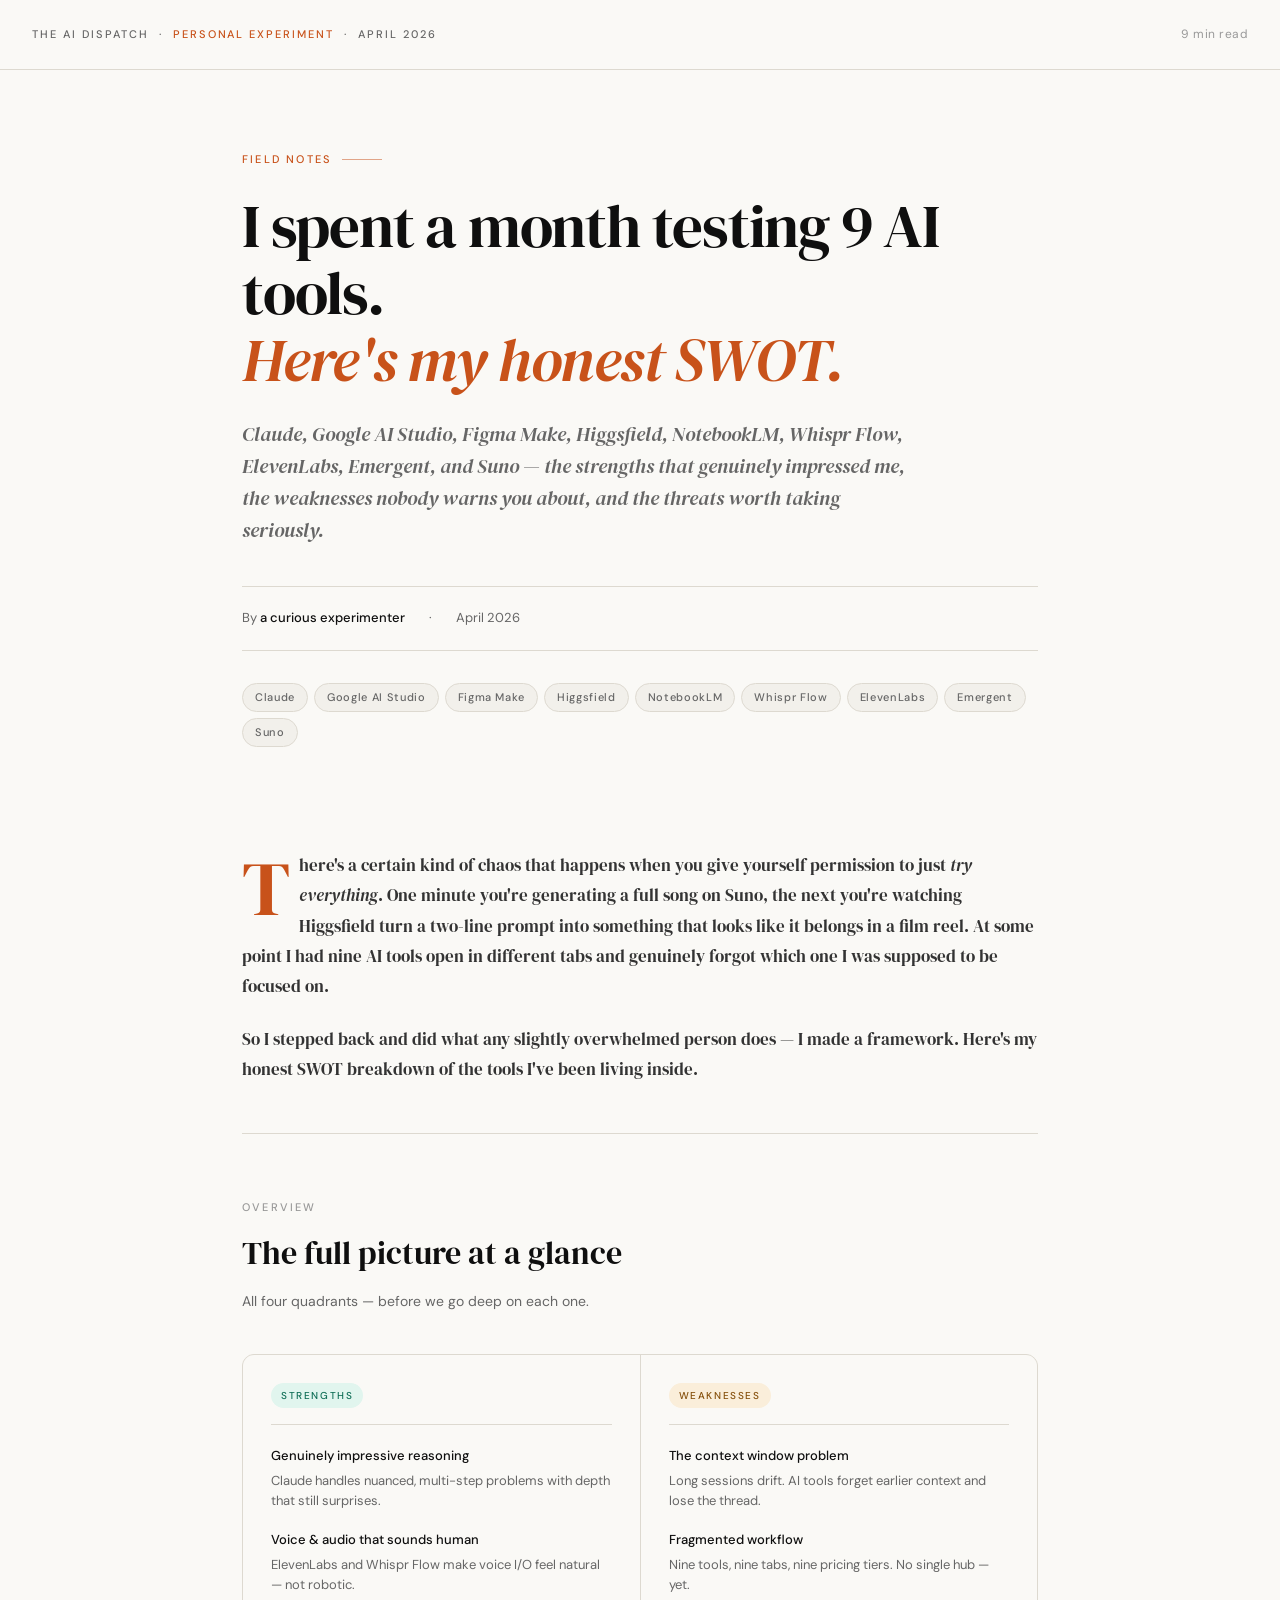
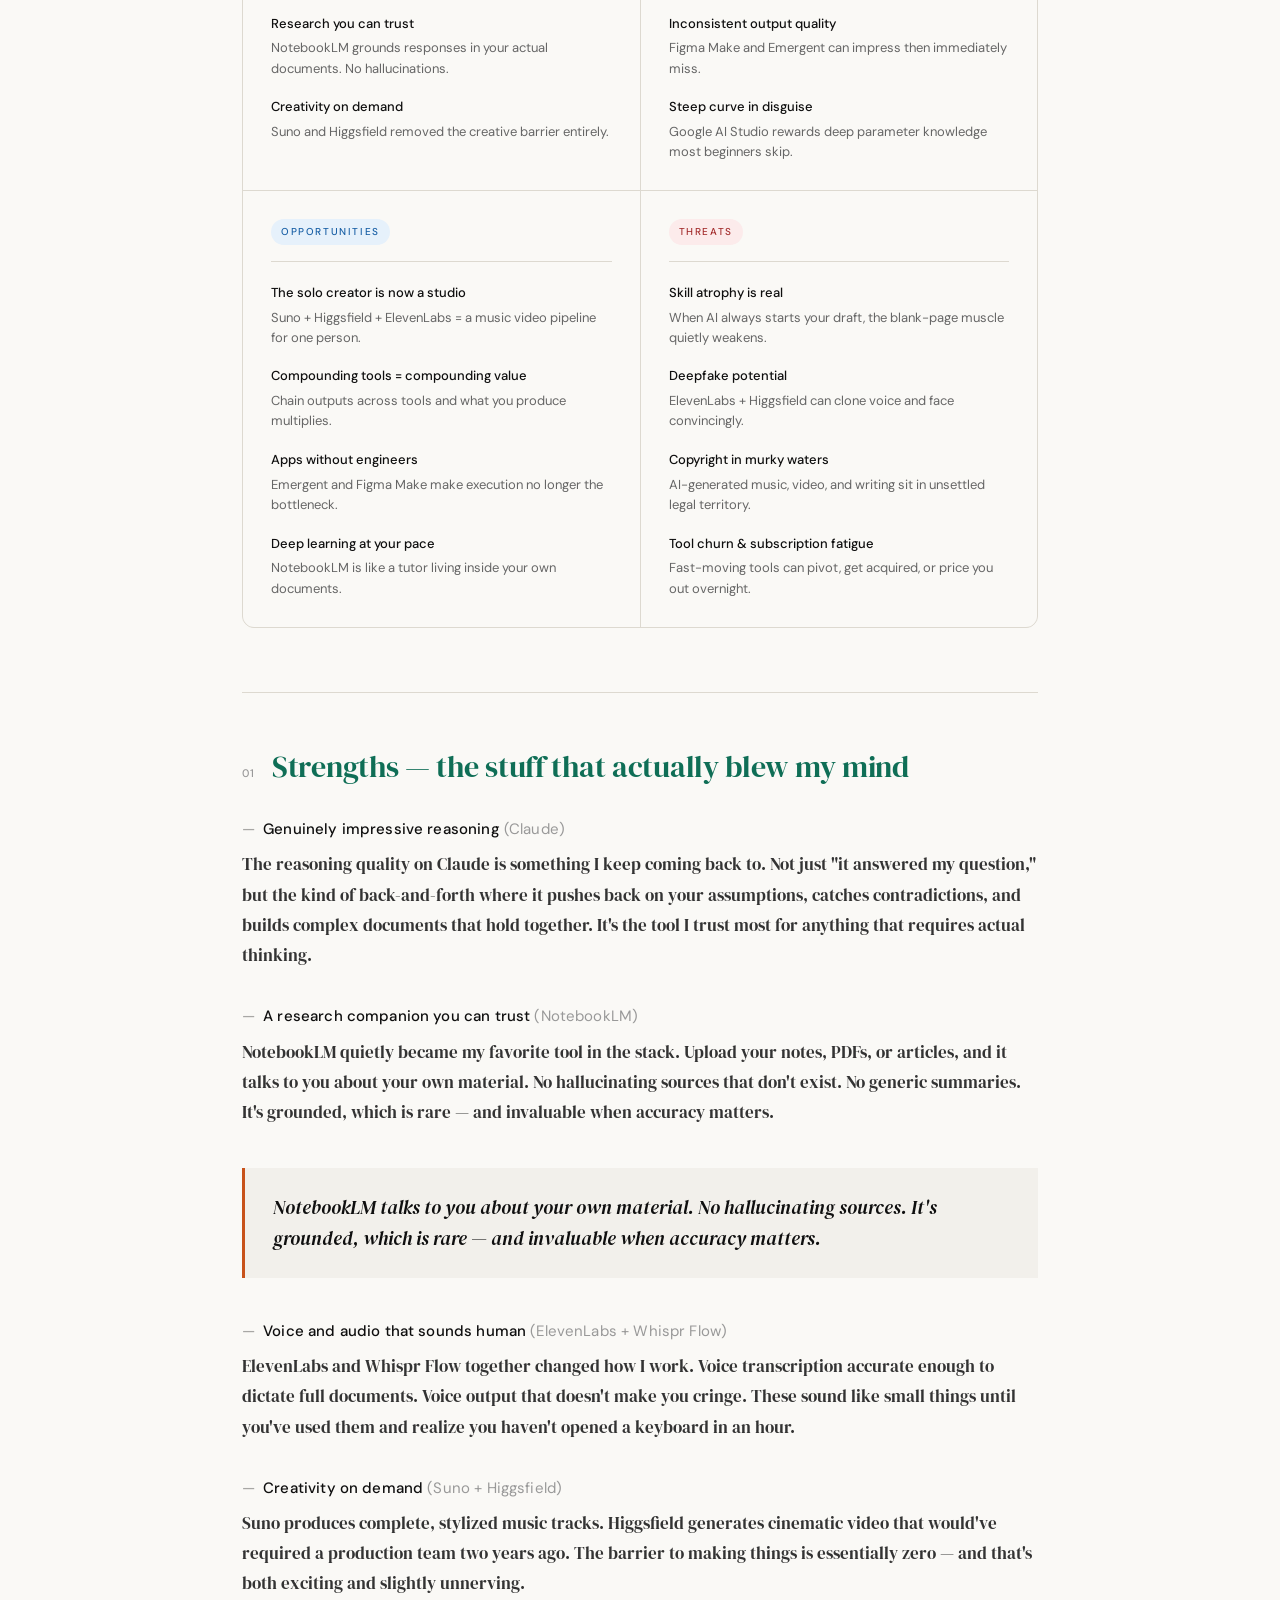
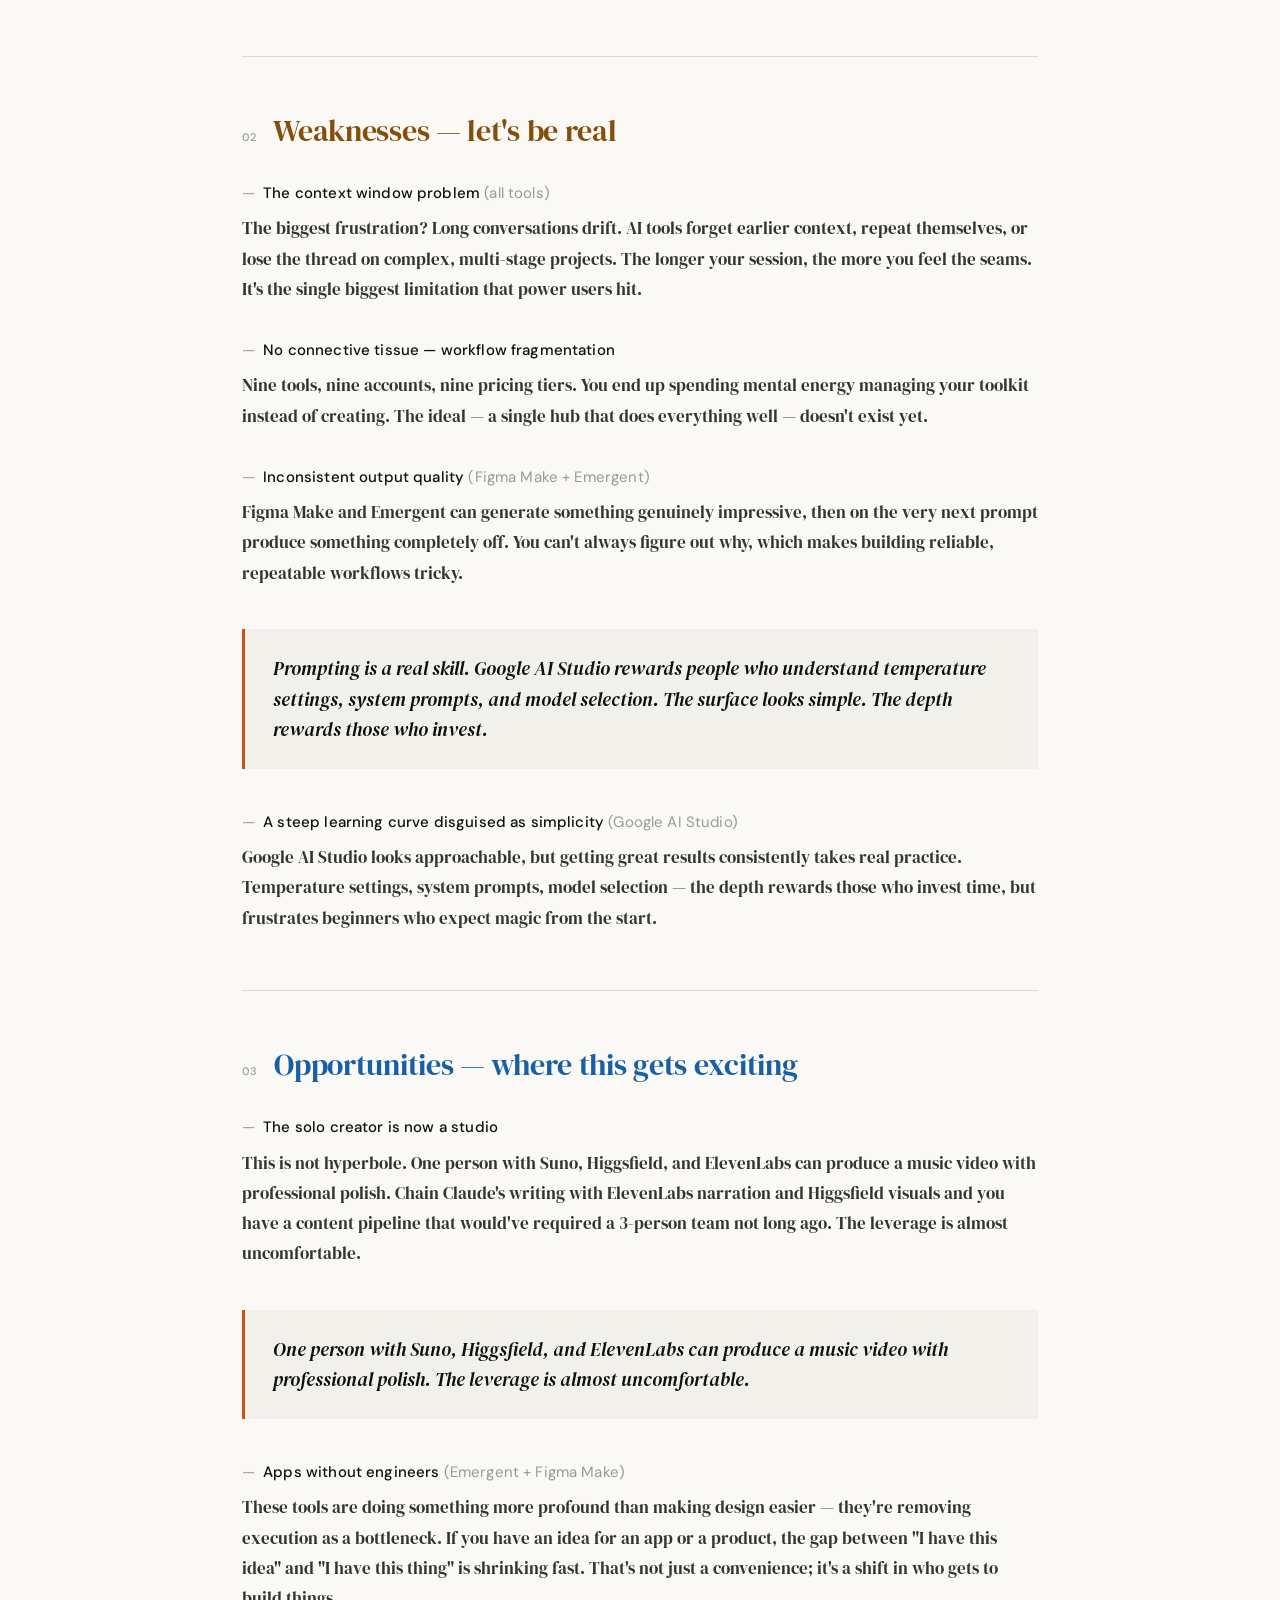
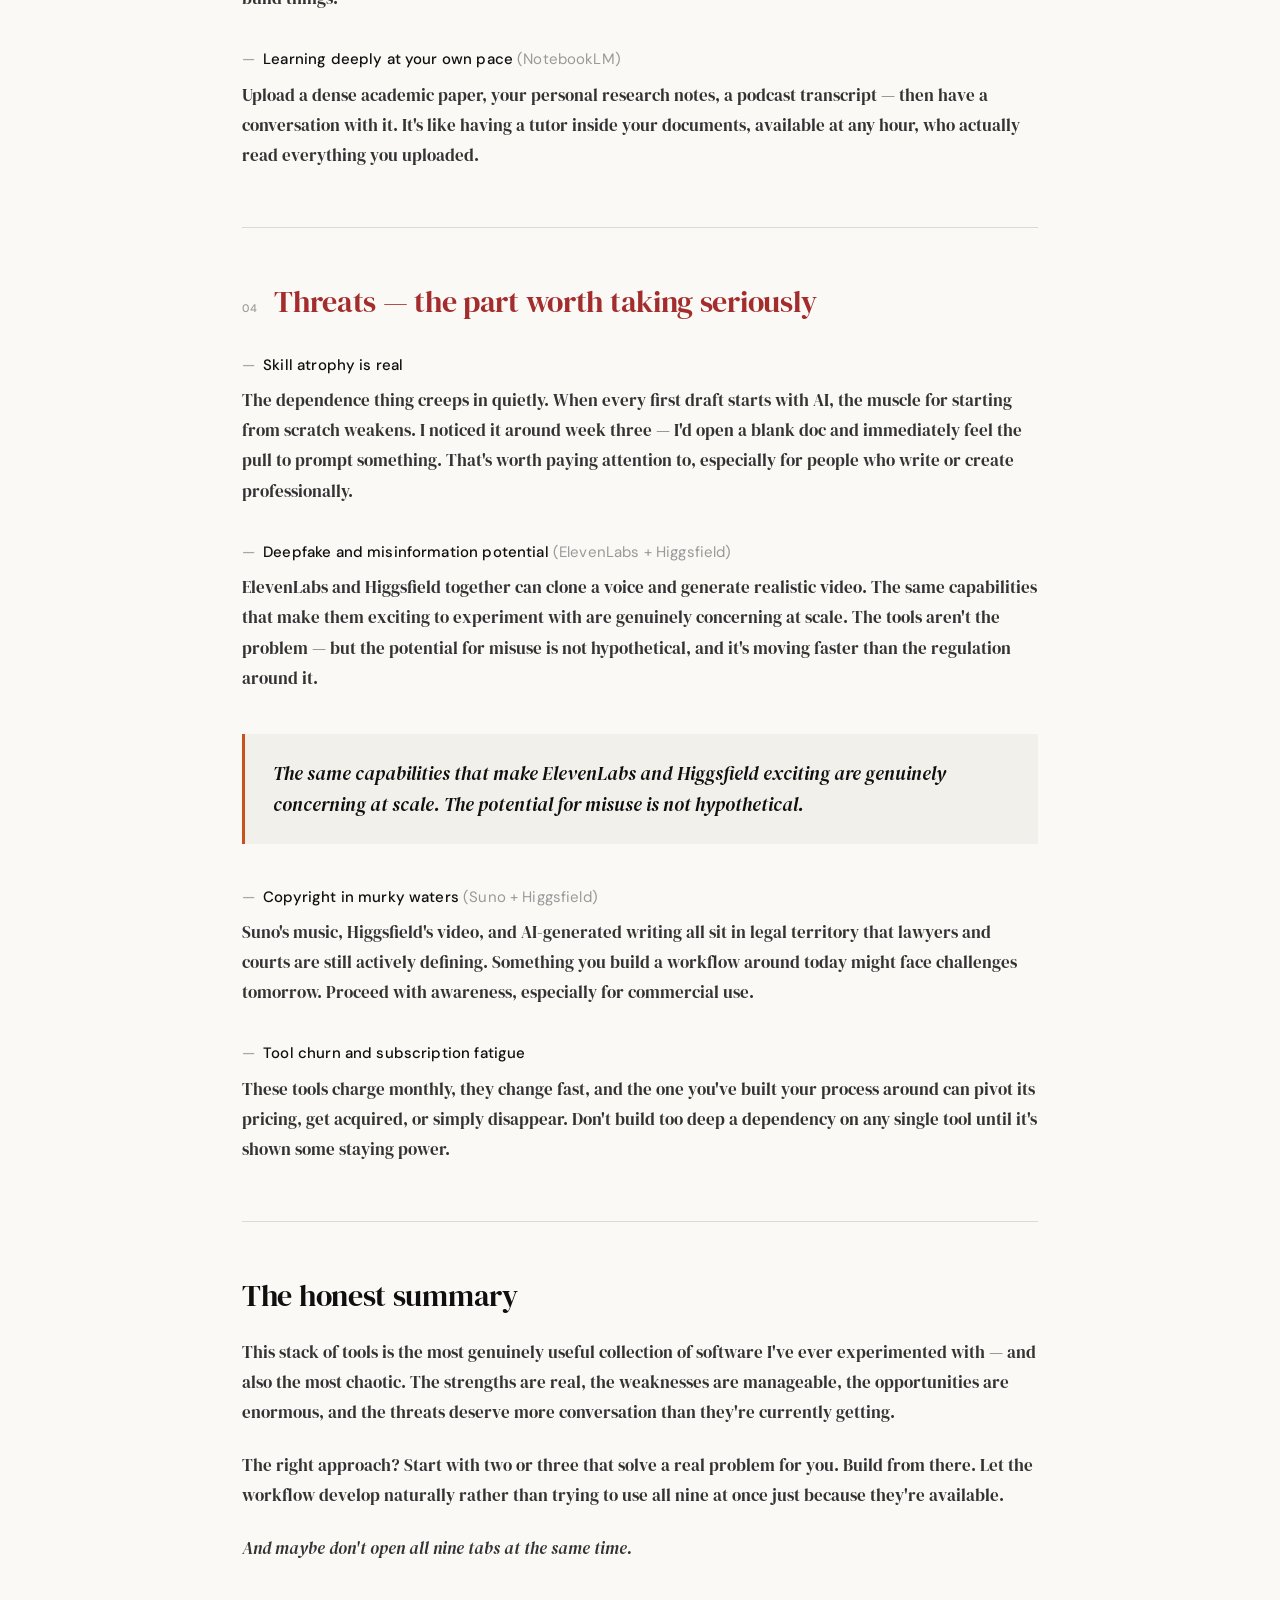
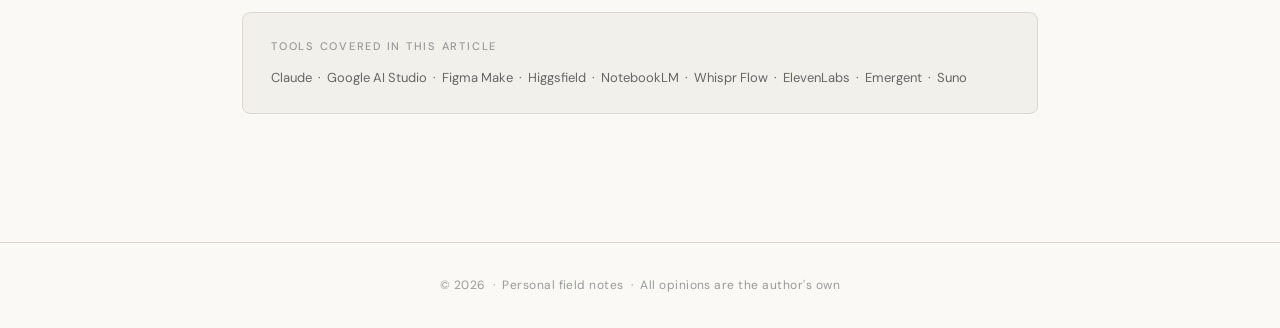
<file: ai_tools_swot_article.html>
<!DOCTYPE html>
<html lang="en">
<head>
<meta charset="UTF-8">
<meta name="viewport" content="width=device-width, initial-scale=1.0">
<title>I Spent a Month Testing 9 AI Tools. Here's My Honest SWOT.</title>
<link rel="preconnect" href="https://fonts.googleapis.com">
<link href="https://fonts.googleapis.com/css2?family=DM+Serif+Display:ital@0;1&family=DM+Sans:ital,opsz,wght@0,9..40,300;0,9..40,400;0,9..40,500;1,9..40,300;1,9..40,400&display=swap" rel="stylesheet">
<style>
  *, *::before, *::after { box-sizing: border-box; margin: 0; padding: 0; }

  :root {
    --ink: #0f0f0f;
    --ink-2: #333;
    --ink-3: #666;
    --ink-4: #999;
    --paper: #faf9f6;
    --paper-2: #f2f0eb;
    --paper-3: #e8e5de;
    --rule: #ddd9d0;
    --green: #0F6E56;
    --green-bg: #E1F5EE;
    --amber: #854F0B;
    --amber-bg: #FAEEDA;
    --blue: #185FA5;
    --blue-bg: #E6F1FB;
    --red: #A32D2D;
    --red-bg: #FCEBEB;
    --accent: #C8521A;
  }

  html { scroll-behavior: smooth; }

  body {
    background: var(--paper);
    color: var(--ink);
    font-family: 'DM Serif Display', Georgia, serif;
    font-size: 18px;
    line-height: 1.75;
    -webkit-font-smoothing: antialiased;
  }

  .sans { font-family: 'DM Sans', system-ui, sans-serif; }

  /* HEADER */
  header {
    border-bottom: 1px solid var(--rule);
    padding: 1.5rem 2rem;
    display: flex;
    align-items: center;
    justify-content: space-between;
  }
  .masthead {
    font-family: 'DM Sans', sans-serif;
    font-size: 11px;
    font-weight: 500;
    letter-spacing: 0.18em;
    text-transform: uppercase;
    color: var(--ink-3);
  }
  .masthead span { color: var(--accent); }
  .reading-time {
    font-family: 'DM Sans', sans-serif;
    font-size: 12px;
    color: var(--ink-4);
    letter-spacing: 0.04em;
  }

  /* HERO */
  .hero {
    max-width: 860px;
    margin: 0 auto;
    padding: 5rem 2rem 3rem;
  }
  .kicker {
    font-family: 'DM Sans', sans-serif;
    font-size: 11px;
    font-weight: 500;
    letter-spacing: 0.2em;
    text-transform: uppercase;
    color: var(--accent);
    margin-bottom: 1.5rem;
    display: flex;
    align-items: center;
    gap: 10px;
  }
  .kicker::after {
    content: '';
    display: block;
    height: 1px;
    width: 40px;
    background: var(--accent);
    opacity: 0.5;
  }

  h1 {
    font-family: 'DM Serif Display', Georgia, serif;
    font-size: clamp(2.4rem, 5vw, 3.8rem);
    line-height: 1.1;
    font-weight: 400;
    color: var(--ink);
    margin-bottom: 1.5rem;
    letter-spacing: -0.02em;
  }
  h1 em {
    font-style: italic;
    color: var(--accent);
  }

  .deck {
    font-family: 'DM Serif Display', serif;
    font-size: 1.25rem;
    font-style: italic;
    line-height: 1.6;
    color: var(--ink-3);
    max-width: 680px;
    margin-bottom: 2.5rem;
  }

  .byline-row {
    display: flex;
    align-items: center;
    gap: 1.5rem;
    padding: 1.25rem 0;
    border-top: 1px solid var(--rule);
    border-bottom: 1px solid var(--rule);
    font-family: 'DM Sans', sans-serif;
    font-size: 13px;
    color: var(--ink-3);
  }
  .byline-row strong { color: var(--ink); font-weight: 500; }

  .tools-strip {
    display: flex;
    flex-wrap: wrap;
    gap: 6px;
    margin-top: 2rem;
  }
  .tool-pill {
    font-family: 'DM Sans', sans-serif;
    font-size: 11px;
    font-weight: 500;
    letter-spacing: 0.06em;
    padding: 4px 12px;
    border-radius: 100px;
    border: 1px solid var(--rule);
    color: var(--ink-3);
    background: var(--paper-2);
  }

  /* MAIN LAYOUT */
  .article-body {
    max-width: 860px;
    margin: 0 auto;
    padding: 0 2rem 6rem;
  }

  /* INTRO */
  .intro-block {
    padding: 3.5rem 0 3rem;
    border-bottom: 1px solid var(--rule);
  }
  .dropcap::first-letter {
    font-family: 'DM Serif Display', serif;
    font-size: 4.8rem;
    font-weight: 400;
    line-height: 0.82;
    float: left;
    margin: 0.08em 0.12em 0 0;
    color: var(--accent);
  }
  p { margin-bottom: 1.4rem; }
  p:last-child { margin-bottom: 0; }

  /* SWOT GRID */
  .swot-section {
    padding: 4rem 0;
    border-bottom: 1px solid var(--rule);
  }
  .section-label {
    font-family: 'DM Sans', sans-serif;
    font-size: 11px;
    font-weight: 500;
    letter-spacing: 0.2em;
    text-transform: uppercase;
    color: var(--ink-4);
    margin-bottom: 0.5rem;
  }
  .section-title {
    font-family: 'DM Serif Display', serif;
    font-size: 2rem;
    font-weight: 400;
    margin-bottom: 0.5rem;
  }
  .section-sub {
    font-family: 'DM Sans', sans-serif;
    font-size: 14px;
    color: var(--ink-3);
    margin-bottom: 2.5rem;
  }

  .swot-grid {
    display: grid;
    grid-template-columns: repeat(2, minmax(0, 1fr));
    gap: 1px;
    background: var(--rule);
    border: 1px solid var(--rule);
    border-radius: 12px;
    overflow: hidden;
  }
  .swot-quad {
    background: var(--paper);
    padding: 1.75rem;
  }
  .swot-quad-header {
    display: flex;
    align-items: center;
    gap: 10px;
    margin-bottom: 1.25rem;
    padding-bottom: 1rem;
    border-bottom: 1px solid var(--rule);
  }
  .swot-badge {
    font-family: 'DM Sans', sans-serif;
    font-size: 10px;
    font-weight: 500;
    letter-spacing: 0.16em;
    text-transform: uppercase;
    padding: 4px 10px;
    border-radius: 100px;
  }
  .badge-s { background: var(--green-bg); color: var(--green); }
  .badge-w { background: var(--amber-bg); color: var(--amber); }
  .badge-o { background: var(--blue-bg); color: var(--blue); }
  .badge-t { background: var(--red-bg); color: var(--red); }

  .swot-item { margin-bottom: 1.1rem; }
  .swot-item:last-child { margin-bottom: 0; }
  .swot-item-title {
    font-family: 'DM Sans', sans-serif;
    font-size: 13px;
    font-weight: 500;
    color: var(--ink);
    margin-bottom: 3px;
  }
  .swot-item-desc {
    font-family: 'DM Sans', sans-serif;
    font-size: 13px;
    line-height: 1.55;
    color: var(--ink-3);
  }

  /* ARTICLE SECTIONS */
  .content-section {
    padding: 3.5rem 0;
    border-bottom: 1px solid var(--rule);
  }
  .content-section:last-child { border-bottom: none; }

  .section-heading {
    display: flex;
    align-items: baseline;
    gap: 1rem;
    margin-bottom: 2rem;
  }
  .section-num {
    font-family: 'DM Sans', sans-serif;
    font-size: 11px;
    font-weight: 500;
    letter-spacing: 0.1em;
    color: var(--ink-4);
    min-width: 2ch;
  }
  h2 {
    font-family: 'DM Serif Display', serif;
    font-size: 1.85rem;
    font-weight: 400;
    letter-spacing: -0.01em;
    line-height: 1.2;
  }
  h2.green { color: var(--green); }
  h2.amber { color: var(--amber); }
  h2.blue  { color: var(--blue);  }
  h2.red   { color: var(--red);   }

  h3 {
    font-family: 'DM Sans', sans-serif;
    font-size: 15px;
    font-weight: 500;
    color: var(--ink);
    margin: 2rem 0 0.5rem;
    letter-spacing: 0.01em;
  }
  h3::before {
    content: '—';
    margin-right: 8px;
    opacity: 0.35;
  }

  .body-text {
    font-family: 'DM Serif Display', serif;
    font-size: 1.05rem;
    line-height: 1.8;
    color: var(--ink-2);
  }

  .pull-quote {
    margin: 2.5rem 0;
    padding: 1.5rem 1.75rem;
    border-left: 3px solid var(--accent);
    background: var(--paper-2);
  }
  .pull-quote p {
    font-family: 'DM Serif Display', serif;
    font-size: 1.2rem;
    font-style: italic;
    line-height: 1.6;
    color: var(--ink);
    margin: 0;
  }

  /* CONCLUSION */
  .conclusion {
    padding: 3.5rem 0 2rem;
  }
  .conclusion h2 {
    margin-bottom: 1.5rem;
  }

  /* FOOTER TOOL LIST */
  .article-footer {
    margin-top: 3rem;
    padding: 1.5rem 1.75rem;
    background: var(--paper-2);
    border: 1px solid var(--rule);
    border-radius: 8px;
  }
  .footer-label {
    font-family: 'DM Sans', sans-serif;
    font-size: 11px;
    font-weight: 500;
    letter-spacing: 0.16em;
    text-transform: uppercase;
    color: var(--ink-4);
    margin-bottom: 0.6rem;
  }
  .footer-tools {
    font-family: 'DM Sans', sans-serif;
    font-size: 13px;
    color: var(--ink-3);
    line-height: 1.8;
  }

  /* PAGE FOOTER */
  footer {
    border-top: 1px solid var(--rule);
    padding: 2rem;
    text-align: center;
    font-family: 'DM Sans', sans-serif;
    font-size: 12px;
    color: var(--ink-4);
    letter-spacing: 0.04em;
  }

  /* RESPONSIVE */
  @media (max-width: 640px) {
    .swot-grid { grid-template-columns: 1fr; }
    h1 { font-size: 2.2rem; }
    header { flex-direction: column; align-items: flex-start; gap: 0.5rem; }
  }

  /* ANIMATIONS */
  @keyframes fadeUp {
    from { opacity: 0; transform: translateY(16px); }
    to   { opacity: 1; transform: translateY(0); }
  }
  .hero { animation: fadeUp 0.6s ease both; }
  .swot-quad { transition: background 0.2s; }
  .swot-quad:hover { background: var(--paper-2); }
</style>
</head>
<body>

<header>
  <div class="masthead sans">The AI Dispatch &nbsp;·&nbsp; <span>Personal Experiment</span> &nbsp;·&nbsp; April 2026</div>
  <div class="reading-time sans">9 min read</div>
</header>

<article>
  <div class="hero">
    <div class="kicker sans">Field notes</div>
    <h1>I spent a month testing 9 AI tools.<br><em>Here's my honest SWOT.</em></h1>
    <p class="deck">Claude, Google AI Studio, Figma Make, Higgsfield, NotebookLM, Whispr Flow, ElevenLabs, Emergent, and Suno — the strengths that genuinely impressed me, the weaknesses nobody warns you about, and the threats worth taking seriously.</p>
    <div class="byline-row sans">
      <span>By <strong>a curious experimenter</strong></span>
      <span>·</span>
      <span>April 2026</span>
    </div>
    <div class="tools-strip">
      <span class="tool-pill">Claude</span>
      <span class="tool-pill">Google AI Studio</span>
      <span class="tool-pill">Figma Make</span>
      <span class="tool-pill">Higgsfield</span>
      <span class="tool-pill">NotebookLM</span>
      <span class="tool-pill">Whispr Flow</span>
      <span class="tool-pill">ElevenLabs</span>
      <span class="tool-pill">Emergent</span>
      <span class="tool-pill">Suno</span>
    </div>
  </div>

  <div class="article-body">

    <!-- INTRO -->
    <div class="intro-block">
      <p class="body-text dropcap">There's a certain kind of chaos that happens when you give yourself permission to just <em>try everything</em>. One minute you're generating a full song on Suno, the next you're watching Higgsfield turn a two-line prompt into something that looks like it belongs in a film reel. At some point I had nine AI tools open in different tabs and genuinely forgot which one I was supposed to be focused on.</p>
      <p class="body-text">So I stepped back and did what any slightly overwhelmed person does — I made a framework. Here's my honest SWOT breakdown of the tools I've been living inside.</p>
    </div>

    <!-- SWOT GRID -->
    <div class="swot-section">
      <div class="section-label sans">Overview</div>
      <div class="section-title">The full picture at a glance</div>
      <p class="section-sub sans">All four quadrants — before we go deep on each one.</p>

      <div class="swot-grid">
        <!-- STRENGTHS -->
        <div class="swot-quad">
          <div class="swot-quad-header">
            <span class="swot-badge badge-s">Strengths</span>
          </div>
          <div class="swot-item">
            <div class="swot-item-title">Genuinely impressive reasoning</div>
            <div class="swot-item-desc">Claude handles nuanced, multi-step problems with depth that still surprises.</div>
          </div>
          <div class="swot-item">
            <div class="swot-item-title">Voice &amp; audio that sounds human</div>
            <div class="swot-item-desc">ElevenLabs and Whispr Flow make voice I/O feel natural — not robotic.</div>
          </div>
          <div class="swot-item">
            <div class="swot-item-title">Research you can trust</div>
            <div class="swot-item-desc">NotebookLM grounds responses in your actual documents. No hallucinations.</div>
          </div>
          <div class="swot-item">
            <div class="swot-item-title">Creativity on demand</div>
            <div class="swot-item-desc">Suno and Higgsfield removed the creative barrier entirely.</div>
          </div>
        </div>

        <!-- WEAKNESSES -->
        <div class="swot-quad">
          <div class="swot-quad-header">
            <span class="swot-badge badge-w">Weaknesses</span>
          </div>
          <div class="swot-item">
            <div class="swot-item-title">The context window problem</div>
            <div class="swot-item-desc">Long sessions drift. AI tools forget earlier context and lose the thread.</div>
          </div>
          <div class="swot-item">
            <div class="swot-item-title">Fragmented workflow</div>
            <div class="swot-item-desc">Nine tools, nine tabs, nine pricing tiers. No single hub — yet.</div>
          </div>
          <div class="swot-item">
            <div class="swot-item-title">Inconsistent output quality</div>
            <div class="swot-item-desc">Figma Make and Emergent can impress then immediately miss.</div>
          </div>
          <div class="swot-item">
            <div class="swot-item-title">Steep curve in disguise</div>
            <div class="swot-item-desc">Google AI Studio rewards deep parameter knowledge most beginners skip.</div>
          </div>
        </div>

        <!-- OPPORTUNITIES -->
        <div class="swot-quad">
          <div class="swot-quad-header">
            <span class="swot-badge badge-o">Opportunities</span>
          </div>
          <div class="swot-item">
            <div class="swot-item-title">The solo creator is now a studio</div>
            <div class="swot-item-desc">Suno + Higgsfield + ElevenLabs = a music video pipeline for one person.</div>
          </div>
          <div class="swot-item">
            <div class="swot-item-title">Compounding tools = compounding value</div>
            <div class="swot-item-desc">Chain outputs across tools and what you produce multiplies.</div>
          </div>
          <div class="swot-item">
            <div class="swot-item-title">Apps without engineers</div>
            <div class="swot-item-desc">Emergent and Figma Make make execution no longer the bottleneck.</div>
          </div>
          <div class="swot-item">
            <div class="swot-item-title">Deep learning at your pace</div>
            <div class="swot-item-desc">NotebookLM is like a tutor living inside your own documents.</div>
          </div>
        </div>

        <!-- THREATS -->
        <div class="swot-quad">
          <div class="swot-quad-header">
            <span class="swot-badge badge-t">Threats</span>
          </div>
          <div class="swot-item">
            <div class="swot-item-title">Skill atrophy is real</div>
            <div class="swot-item-desc">When AI always starts your draft, the blank-page muscle quietly weakens.</div>
          </div>
          <div class="swot-item">
            <div class="swot-item-title">Deepfake potential</div>
            <div class="swot-item-desc">ElevenLabs + Higgsfield can clone voice and face convincingly.</div>
          </div>
          <div class="swot-item">
            <div class="swot-item-title">Copyright in murky waters</div>
            <div class="swot-item-desc">AI-generated music, video, and writing sit in unsettled legal territory.</div>
          </div>
          <div class="swot-item">
            <div class="swot-item-title">Tool churn &amp; subscription fatigue</div>
            <div class="swot-item-desc">Fast-moving tools can pivot, get acquired, or price you out overnight.</div>
          </div>
        </div>
      </div>
    </div>

    <!-- SECTION 1: STRENGTHS -->
    <div class="content-section">
      <div class="section-heading">
        <span class="section-num sans">01</span>
        <h2 class="green">Strengths — the stuff that actually blew my mind</h2>
      </div>

      <h3>Genuinely impressive reasoning <span style="color:#999;font-weight:400">(Claude)</span></h3>
      <p class="body-text">The reasoning quality on Claude is something I keep coming back to. Not just "it answered my question," but the kind of back-and-forth where it pushes back on your assumptions, catches contradictions, and builds complex documents that hold together. It's the tool I trust most for anything that requires actual thinking.</p>

      <h3>A research companion you can trust <span style="color:#999;font-weight:400">(NotebookLM)</span></h3>
      <p class="body-text">NotebookLM quietly became my favorite tool in the stack. Upload your notes, PDFs, or articles, and it talks to you about your own material. No hallucinating sources that don't exist. No generic summaries. It's grounded, which is rare — and invaluable when accuracy matters.</p>

      <div class="pull-quote">
        <p>NotebookLM talks to you about your own material. No hallucinating sources. It's grounded, which is rare — and invaluable when accuracy matters.</p>
      </div>

      <h3>Voice and audio that sounds human <span style="color:#999;font-weight:400">(ElevenLabs + Whispr Flow)</span></h3>
      <p class="body-text">ElevenLabs and Whispr Flow together changed how I work. Voice transcription accurate enough to dictate full documents. Voice output that doesn't make you cringe. These sound like small things until you've used them and realize you haven't opened a keyboard in an hour.</p>

      <h3>Creativity on demand <span style="color:#999;font-weight:400">(Suno + Higgsfield)</span></h3>
      <p class="body-text">Suno produces complete, stylized music tracks. Higgsfield generates cinematic video that would've required a production team two years ago. The barrier to making things is essentially zero — and that's both exciting and slightly unnerving.</p>
    </div>

    <!-- SECTION 2: WEAKNESSES -->
    <div class="content-section">
      <div class="section-heading">
        <span class="section-num sans">02</span>
        <h2 class="amber">Weaknesses — let's be real</h2>
      </div>

      <h3>The context window problem <span style="color:#999;font-weight:400">(all tools)</span></h3>
      <p class="body-text">The biggest frustration? Long conversations drift. AI tools forget earlier context, repeat themselves, or lose the thread on complex, multi-stage projects. The longer your session, the more you feel the seams. It's the single biggest limitation that power users hit.</p>

      <h3>No connective tissue — workflow fragmentation</h3>
      <p class="body-text">Nine tools, nine accounts, nine pricing tiers. You end up spending mental energy managing your toolkit instead of creating. The ideal — a single hub that does everything well — doesn't exist yet.</p>

      <h3>Inconsistent output quality <span style="color:#999;font-weight:400">(Figma Make + Emergent)</span></h3>
      <p class="body-text">Figma Make and Emergent can generate something genuinely impressive, then on the very next prompt produce something completely off. You can't always figure out why, which makes building reliable, repeatable workflows tricky.</p>

      <div class="pull-quote">
        <p>Prompting is a real skill. Google AI Studio rewards people who understand temperature settings, system prompts, and model selection. The surface looks simple. The depth rewards those who invest.</p>
      </div>

      <h3>A steep learning curve disguised as simplicity <span style="color:#999;font-weight:400">(Google AI Studio)</span></h3>
      <p class="body-text">Google AI Studio looks approachable, but getting great results consistently takes real practice. Temperature settings, system prompts, model selection — the depth rewards those who invest time, but frustrates beginners who expect magic from the start.</p>
    </div>

    <!-- SECTION 3: OPPORTUNITIES -->
    <div class="content-section">
      <div class="section-heading">
        <span class="section-num sans">03</span>
        <h2 class="blue">Opportunities — where this gets exciting</h2>
      </div>

      <h3>The solo creator is now a studio</h3>
      <p class="body-text">This is not hyperbole. One person with Suno, Higgsfield, and ElevenLabs can produce a music video with professional polish. Chain Claude's writing with ElevenLabs narration and Higgsfield visuals and you have a content pipeline that would've required a 3-person team not long ago. The leverage is almost uncomfortable.</p>

      <div class="pull-quote">
        <p>One person with Suno, Higgsfield, and ElevenLabs can produce a music video with professional polish. The leverage is almost uncomfortable.</p>
      </div>

      <h3>Apps without engineers <span style="color:#999;font-weight:400">(Emergent + Figma Make)</span></h3>
      <p class="body-text">These tools are doing something more profound than making design easier — they're removing execution as a bottleneck. If you have an idea for an app or a product, the gap between "I have this idea" and "I have this thing" is shrinking fast. That's not just a convenience; it's a shift in who gets to build things.</p>

      <h3>Learning deeply at your own pace <span style="color:#999;font-weight:400">(NotebookLM)</span></h3>
      <p class="body-text">Upload a dense academic paper, your personal research notes, a podcast transcript — then have a conversation with it. It's like having a tutor inside your documents, available at any hour, who actually read everything you uploaded.</p>
    </div>

    <!-- SECTION 4: THREATS -->
    <div class="content-section">
      <div class="section-heading">
        <span class="section-num sans">04</span>
        <h2 class="red">Threats — the part worth taking seriously</h2>
      </div>

      <h3>Skill atrophy is real</h3>
      <p class="body-text">The dependence thing creeps in quietly. When every first draft starts with AI, the muscle for starting from scratch weakens. I noticed it around week three — I'd open a blank doc and immediately feel the pull to prompt something. That's worth paying attention to, especially for people who write or create professionally.</p>

      <h3>Deepfake and misinformation potential <span style="color:#999;font-weight:400">(ElevenLabs + Higgsfield)</span></h3>
      <p class="body-text">ElevenLabs and Higgsfield together can clone a voice and generate realistic video. The same capabilities that make them exciting to experiment with are genuinely concerning at scale. The tools aren't the problem — but the potential for misuse is not hypothetical, and it's moving faster than the regulation around it.</p>

      <div class="pull-quote">
        <p>The same capabilities that make ElevenLabs and Higgsfield exciting are genuinely concerning at scale. The potential for misuse is not hypothetical.</p>
      </div>

      <h3>Copyright in murky waters <span style="color:#999;font-weight:400">(Suno + Higgsfield)</span></h3>
      <p class="body-text">Suno's music, Higgsfield's video, and AI-generated writing all sit in legal territory that lawyers and courts are still actively defining. Something you build a workflow around today might face challenges tomorrow. Proceed with awareness, especially for commercial use.</p>

      <h3>Tool churn and subscription fatigue</h3>
      <p class="body-text">These tools charge monthly, they change fast, and the one you've built your process around can pivot its pricing, get acquired, or simply disappear. Don't build too deep a dependency on any single tool until it's shown some staying power.</p>
    </div>

    <!-- CONCLUSION -->
    <div class="conclusion">
      <h2>The honest summary</h2>
      <p class="body-text">This stack of tools is the most genuinely useful collection of software I've ever experimented with — and also the most chaotic. The strengths are real, the weaknesses are manageable, the opportunities are enormous, and the threats deserve more conversation than they're currently getting.</p>
      <p class="body-text">The right approach? Start with two or three that solve a real problem for you. Build from there. Let the workflow develop naturally rather than trying to use all nine at once just because they're available.</p>
      <p class="body-text" style="font-style:italic">And maybe don't open all nine tabs at the same time.</p>

      <div class="article-footer">
        <div class="footer-label">Tools covered in this article</div>
        <div class="footer-tools">Claude &nbsp;·&nbsp; Google AI Studio &nbsp;·&nbsp; Figma Make &nbsp;·&nbsp; Higgsfield &nbsp;·&nbsp; NotebookLM &nbsp;·&nbsp; Whispr Flow &nbsp;·&nbsp; ElevenLabs &nbsp;·&nbsp; Emergent &nbsp;·&nbsp; Suno</div>
      </div>
    </div>

  </div>
</article>

<footer class="sans">
  &copy; 2026 &nbsp;·&nbsp; Personal field notes &nbsp;·&nbsp; All opinions are the author's own
</footer>

</body>
</html>
</file>
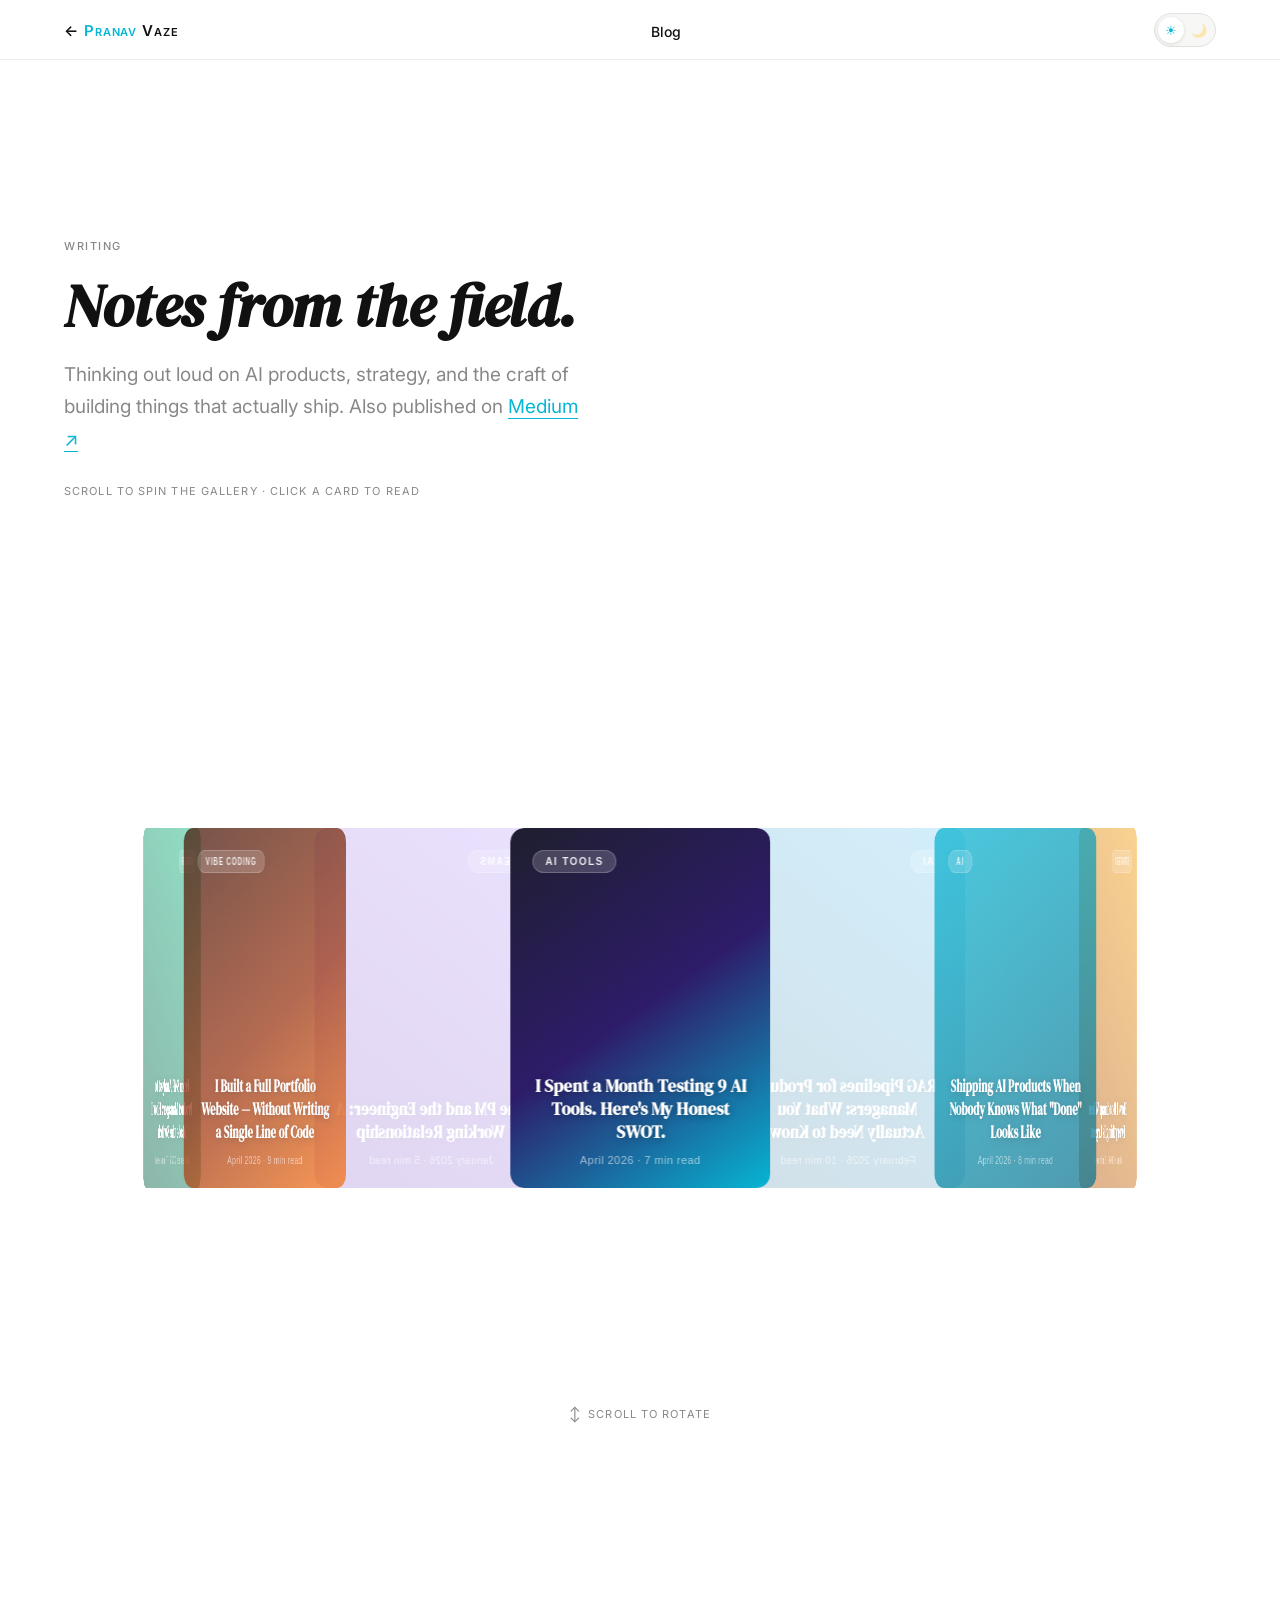
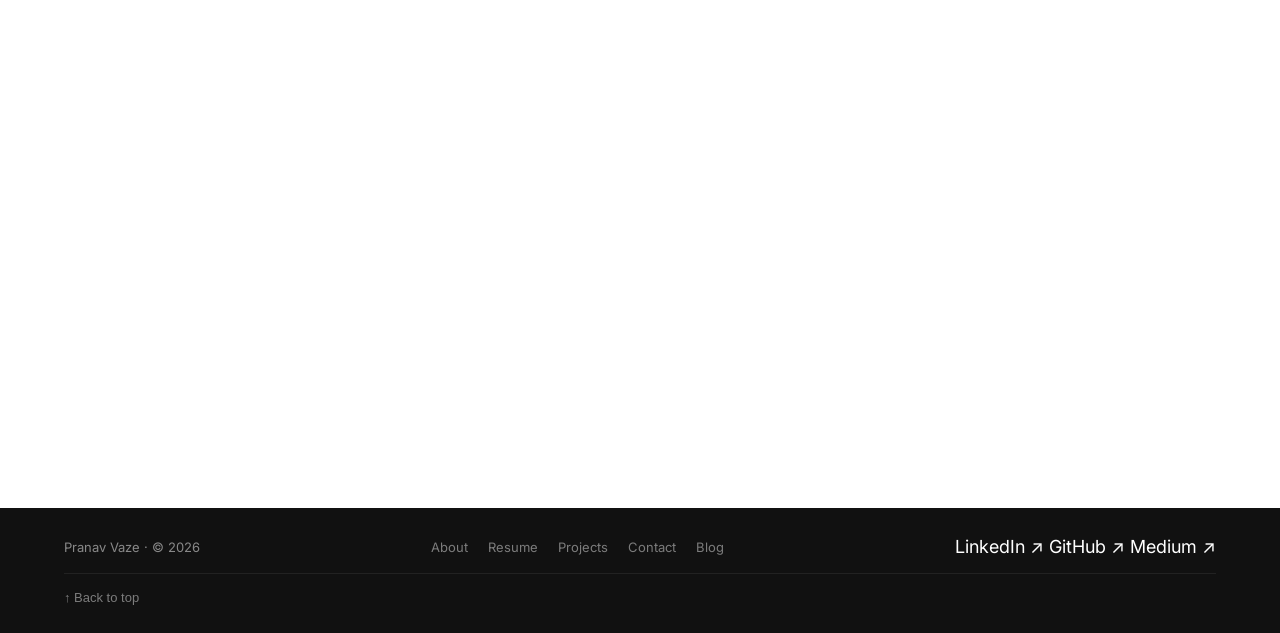
<file: blog.html>
<!DOCTYPE html>
<html lang="en">

<head>
  <meta charset="UTF-8">
  <meta name="viewport" content="width=device-width, initial-scale=1.0">
  <title>Blog — Pranav Vaze | AI Products & Product Management</title>
  <meta name="description" content="Pranav Vaze writes about AI products, product management strategy, and the craft of building things that actually ship.">
  <meta name="keywords" content="Product Management Blog, AI Products, PM Strategy, Vibe Coding, RAG, SaaS, Pranav Vaze">
  <meta name="author" content="Pranav Vaze">
  <link rel="canonical" href="https://pranavvaze.netlify.app/blog.html">

  <!-- Open Graph -->
  <meta property="og:type" content="website">
  <meta property="og:url" content="https://pranavvaze.netlify.app/blog.html">
  <meta property="og:title" content="Blog — Pranav Vaze | AI Products & Product Management">
  <meta property="og:description" content="Writing on AI products, product management strategy, and the craft of building things that actually ship.">
  <meta property="og:image" content="https://pranavvaze.netlify.app/assets/images/pranav.jpeg">
  <meta property="og:site_name" content="Pranav Vaze">
  <meta property="og:locale" content="en_US">

  <!-- Twitter Card -->
  <meta name="twitter:card" content="summary_large_image">
  <meta name="twitter:title" content="Blog — Pranav Vaze | AI Products & Product Management">
  <meta name="twitter:description" content="Writing on AI products, product management strategy, and the craft of building things that actually ship.">
  <meta name="twitter:image" content="https://pranavvaze.netlify.app/assets/images/pranav.jpeg">

  <link rel="icon" type="image/png" href="assets/images/favicon.png" id="favicon" media="(prefers-color-scheme: light)">
  <link rel="icon" type="image/png" href="assets/images/favicon2.png" media="(prefers-color-scheme: dark)">
  <link rel="apple-touch-icon" href="assets/images/favicon.png">
  <link rel="preconnect" href="https://fonts.googleapis.com">
  <link rel="preconnect" href="https://fonts.gstatic.com" crossorigin>
  <link
    href="https://fonts.googleapis.com/css2?family=DM+Serif+Display:ital@0;1&family=Inter:wght@300;400;500;600&display=swap"
    rel="stylesheet">
  <link rel="stylesheet" href="css/variables.css">
  <link rel="stylesheet" href="css/base.css">
  <link rel="stylesheet" href="css/animations.css">
  <link rel="stylesheet" href="css/components.css">
  <link rel="stylesheet" href="css/sections.css">
  <link rel="stylesheet" href="css/blog.css">
</head>

<body>

  <!-- ── THEME: apply before paint ─────────────────────────────────── -->
  <script>
    (function () {
      const saved = localStorage.getItem('theme');
      if (saved) {
        document.documentElement.setAttribute('data-theme', saved);
      } else if (window.matchMedia('(prefers-color-scheme: dark)').matches) {
        document.documentElement.setAttribute('data-theme', 'dark');
      }
    })();
  </script>

  <!-- ── SKIP LINK ──────────────────────────────────────────────────── -->
  <a href="#blog-main" class="skip-link">Skip to content</a>

  <!-- ══════════════════════════════════════════════════════════════════
       NAVBAR
  ══════════════════════════════════════════════════════════════════════ -->
  <nav class="navbar" id="navbar" role="navigation" aria-label="Main navigation">
    <div class="container">
      <a href="index.html" class="nav-wordmark" aria-label="Back to Pranav Vaze portfolio">← <span class="nav-wordmark-first">Pranav</span><span class="nav-wordmark-last"> Vaze</span></a>
      <ul class="nav-links" id="nav-links">
        <li><span class="nav-blog-active">Blog</span></li>
      </ul>
      <div class="nav-right">
        <button class="theme-toggle" id="theme-toggle" aria-label="Switch to dark mode">
          <span class="theme-seg theme-seg--light">☀</span>
          <span class="theme-seg theme-seg--dark">🌙</span>
        </button>
        <button class="hamburger" id="hamburger" aria-label="Open menu" aria-expanded="false"
          aria-controls="mobile-overlay">
          <span></span><span></span><span></span>
        </button>
      </div>
    </div>
  </nav>

  <!-- Mobile Overlay -->
  <div class="mobile-overlay" id="mobile-overlay" role="dialog" aria-modal="true" aria-label="Navigation menu">
    <ul class="mobile-nav-links">
      <li><a href="index.html" class="mobile-nav-link">← Back to Portfolio</a></li>
    </ul>
    <div class="mobile-theme-row">
      <span>Theme</span>
      <button class="theme-toggle" id="theme-toggle-mobile" aria-label="Switch to dark mode">
        <span class="theme-seg theme-seg--light">☀</span>
        <span class="theme-seg theme-seg--dark">🌙</span>
      </button>
    </div>
  </div>

  <!-- ══════════════════════════════════════════════════════════════════
       MAIN
  ══════════════════════════════════════════════════════════════════════ -->
  <main id="blog-main">

    <!-- ── GALLERY VIEW ──────────────────────────────────────────────── -->
    <div id="gallery-view">

      <!-- Hero text header -->
      <header class="blog-hero-header">
        <div class="container">
          <p class="label blog-label reveal">WRITING</p>
          <h1 class="blog-hero-title reveal" style="--delay:80ms">Notes from the field.</h1>
          <p class="blog-hero-sub reveal" style="--delay:160ms">
            Thinking out loud on AI products, strategy, and the craft of
            building things that actually ship. Also published on
            <a href="https://pranavvaze.medium.com" target="_blank" rel="noopener noreferrer" style="color:var(--accent);text-decoration:none;border-bottom:1px solid var(--accent);">Medium ↗</a>
          </p>
          <p class="blog-scroll-hint reveal" style="--delay:240ms">
            <span class="blog-scroll-hint-desktop">Scroll to spin the gallery · Click a card to read</span>
            <span class="blog-scroll-hint-mobile">Tap a card to read</span>
          </p>
        </div>
      </header>

      <!-- ── 3D Circular Gallery (desktop) ─────────────────────────── -->
      <div class="gallery-scroll-container" id="gallery-scroll" aria-hidden="true">
        <div class="gallery-sticky">
          <div class="gallery-scene">
            <div class="gallery-3d" id="gallery-3d"></div>
          </div>
          <p class="gallery-inner-hint" id="gallery-inner-hint">
            <span class="gallery-inner-icon">↕</span> Scroll to rotate
          </p>
        </div>
      </div>

      <!-- ── Mobile list (hidden on desktop) ───────────────────────── -->
      <section class="blog-mobile-section" aria-label="All posts">
        <div class="container">
          <ul class="blog-mobile-list" id="blog-mobile-list" role="list"></ul>
        </div>
      </section>

    </div><!-- /#gallery-view -->


  </main>

  <!-- ══════════════════════════════════════════════════════════════════
       FOOTER
  ══════════════════════════════════════════════════════════════════════ -->
  <footer class="footer" role="contentinfo">
    <div class="container footer-inner">
      <div class="footer-row footer-row--top">
        <span class="footer-copy">Pranav Vaze · © 2026</span>
        <nav class="footer-nav" aria-label="Footer navigation">
          <a href="index.html#about">About</a>
          <a href="index.html#resume">Resume</a>
          <a href="index.html#projects">Projects</a>
          <a href="index.html#contact">Contact</a>
          <a href="blog.html" aria-current="page">Blog</a>
        </nav>
        <div class="footer-social">
          <a href="https://www.linkedin.com/in/pranavv11" target="_blank" rel="noopener noreferrer"
            aria-label="LinkedIn profile">LinkedIn ↗</a>
          <a href="https://github.com/pranavvaze96" target="_blank" rel="noopener noreferrer"
            aria-label="GitHub profile">GitHub ↗</a>
          <a href="https://pranavvaze.medium.com" target="_blank" rel="noopener noreferrer"
            aria-label="Medium profile">Medium ↗</a>
        </div>
      </div>
      <div class="footer-row footer-row--bottom">
        <button class="footer-top" id="back-to-top" aria-label="Scroll back to top">↑ Back to top</button>
      </div>
    </div>
  </footer>

  <script src="js/theme.js"></script>
  <script src="js/nav.js"></script>
  <script src="js/animations.js"></script>
  <script src="js/blog.js"></script>
  <script src="js/cursor.js"></script>

</body>
</html>
</file>
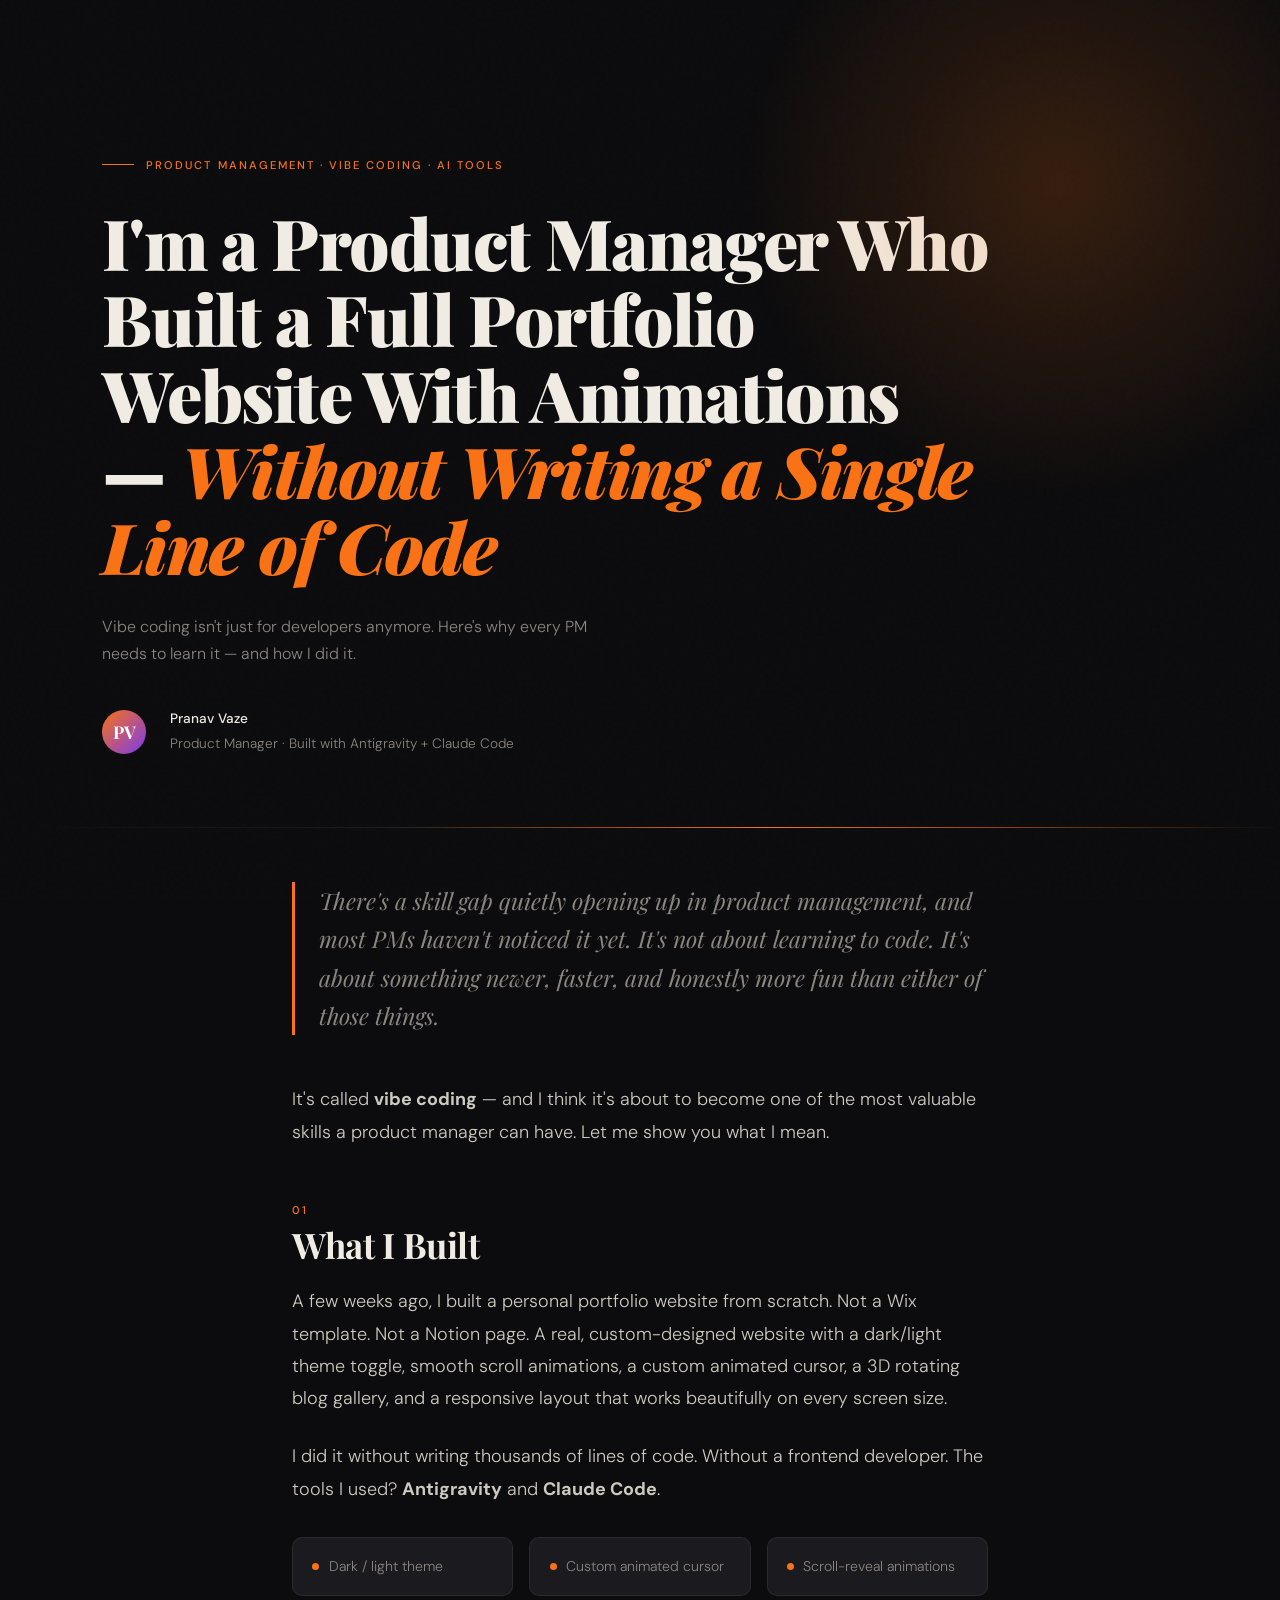
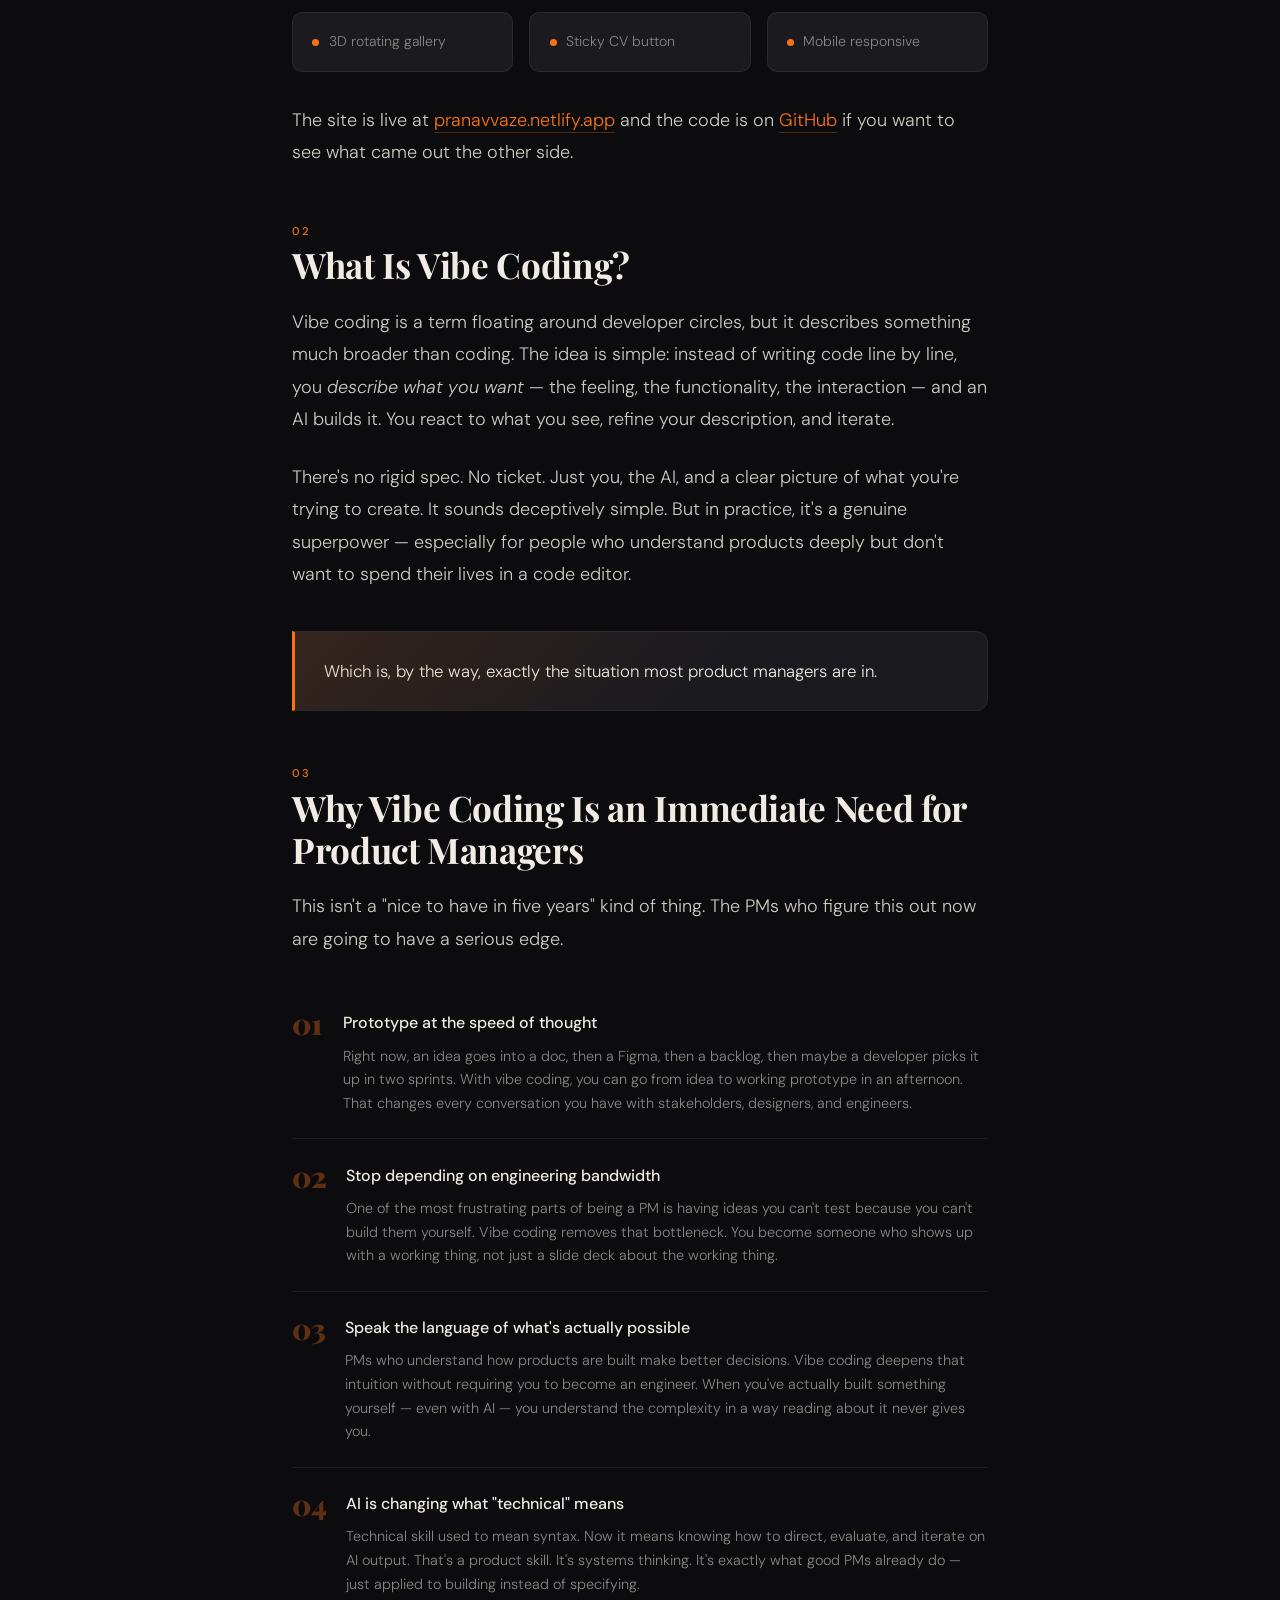
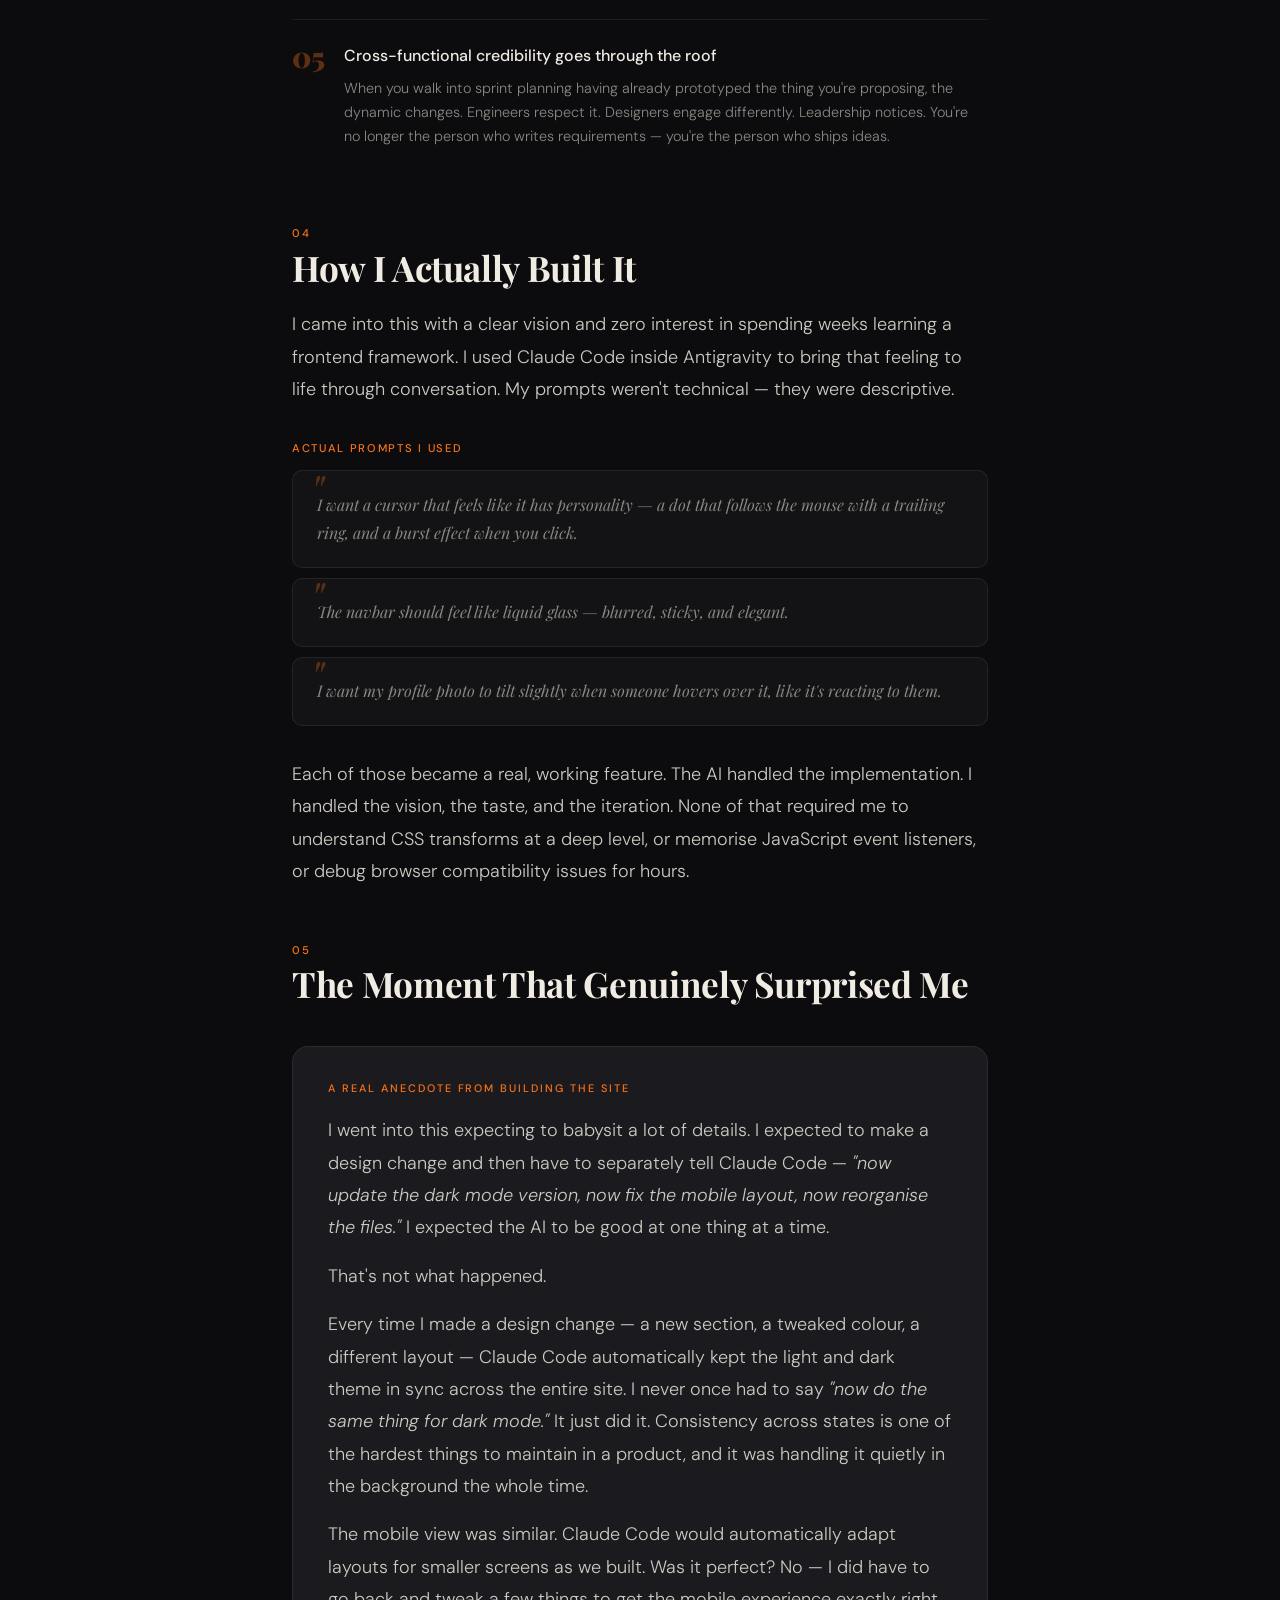
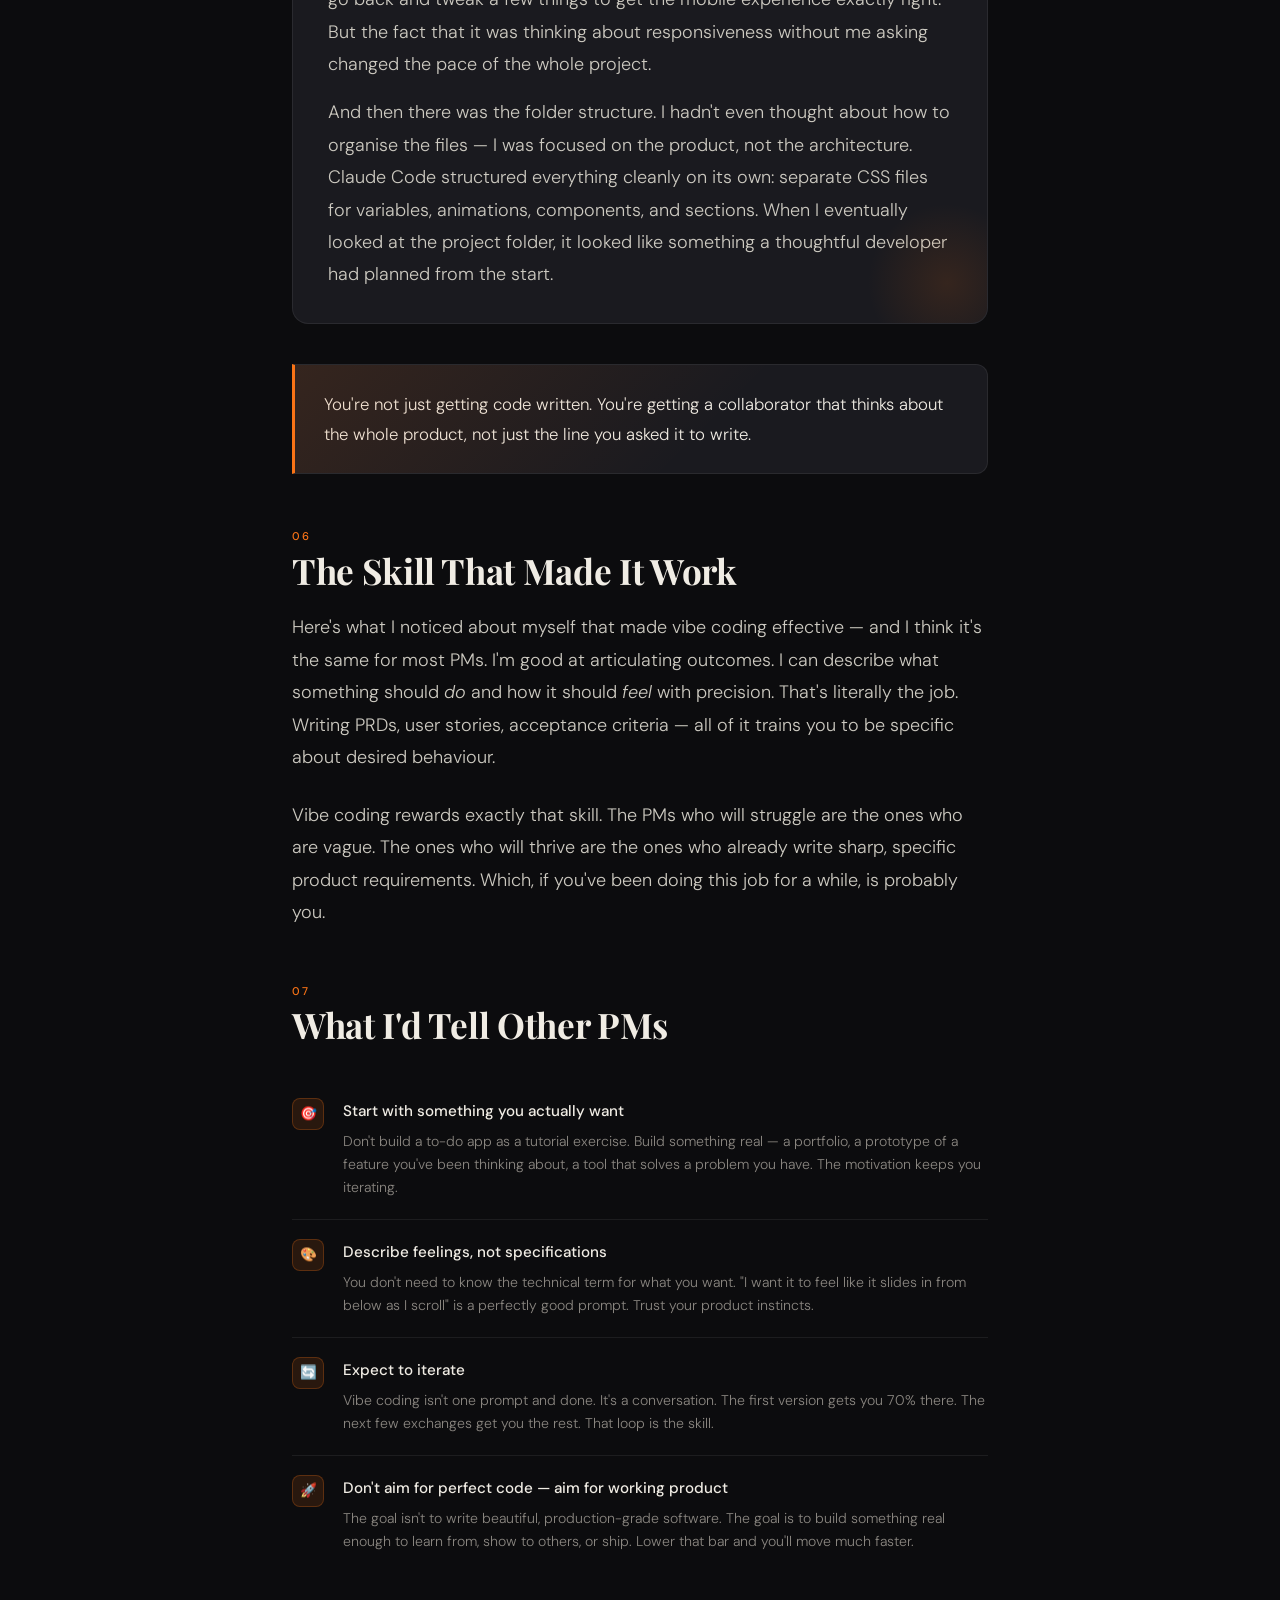
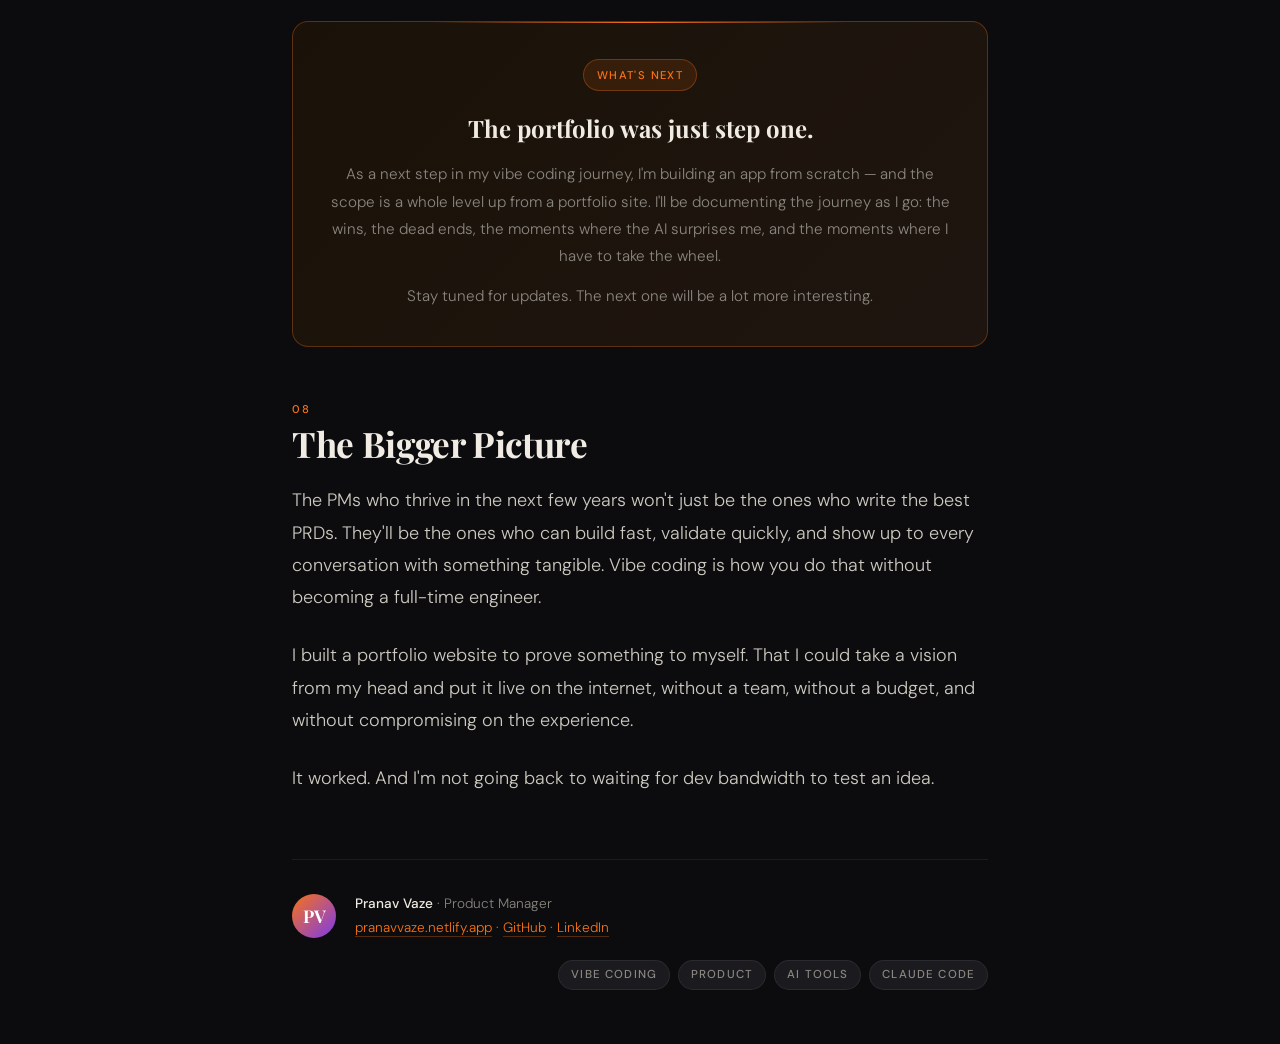
<file: vibe-coding-article.html>
<!DOCTYPE html>
<html lang="en">
<head>
  <meta charset="UTF-8" />
  <meta name="viewport" content="width=device-width, initial-scale=1.0" />
  <title>I'm a Product Manager Who Built a Full Portfolio Website — Pranav Vaze</title>
  <link href="https://fonts.googleapis.com/css2?family=Playfair+Display:ital,wght@0,400;0,700;0,900;1,400;1,700&family=DM+Sans:wght@300;400;500&display=swap" rel="stylesheet" />
  <style>
    :root {
      --bg: #0c0c0e;
      --bg-surface: #131316;
      --bg-card: #1a1a1f;
      --accent: #f97316;
      --accent-soft: rgba(249, 115, 22, 0.12);
      --accent2: #fb923c;
      --text: #f0ece4;
      --text-muted: #8a8680;
      --text-faint: #4a4845;
      --border: rgba(255,255,255,0.07);
      --serif: 'Playfair Display', Georgia, serif;
      --sans: 'DM Sans', sans-serif;
    }

    *, *::before, *::after { box-sizing: border-box; margin: 0; padding: 0; }

    html { scroll-behavior: smooth; }

    body {
      background: var(--bg);
      color: var(--text);
      font-family: var(--sans);
      font-size: 18px;
      line-height: 1.8;
      font-weight: 300;
      -webkit-font-smoothing: antialiased;
    }

    /* ── NOISE TEXTURE OVERLAY ── */
    body::before {
      content: '';
      position: fixed;
      inset: 0;
      background-image: url("data:image/svg+xml,%3Csvg viewBox='0 0 256 256' xmlns='http://www.w3.org/2000/svg'%3E%3Cfilter id='n'%3E%3CfeTurbulence type='fractalNoise' baseFrequency='0.9' numOctaves='4' stitchTiles='stitch'/%3E%3C/filter%3E%3Crect width='100%25' height='100%25' filter='url(%23n)' opacity='0.03'/%3E%3C/svg%3E");
      pointer-events: none;
      z-index: 0;
      opacity: 0.4;
    }

    /* ── HERO ── */
    .hero {
      position: relative;
      min-height: 92vh;
      display: flex;
      flex-direction: column;
      justify-content: flex-end;
      padding: 0 clamp(1.5rem, 8vw, 10rem) clamp(3rem, 8vh, 6rem);
      overflow: hidden;
    }

    .hero-glow {
      position: absolute;
      top: -20%;
      right: -10%;
      width: 700px;
      height: 700px;
      background: radial-gradient(circle, rgba(249,115,22,0.18) 0%, transparent 65%);
      pointer-events: none;
      animation: pulseGlow 6s ease-in-out infinite alternate;
    }

    @keyframes pulseGlow {
      from { transform: scale(1); opacity: 0.7; }
      to   { transform: scale(1.15); opacity: 1; }
    }

    .hero-tag {
      font-family: var(--sans);
      font-size: 0.7rem;
      font-weight: 500;
      letter-spacing: 0.18em;
      text-transform: uppercase;
      color: var(--accent);
      margin-bottom: 1.8rem;
      display: flex;
      align-items: center;
      gap: 0.75rem;
    }

    .hero-tag::before {
      content: '';
      display: inline-block;
      width: 2rem;
      height: 1px;
      background: var(--accent);
    }

    .hero h1 {
      font-family: var(--serif);
      font-size: clamp(2.4rem, 5.5vw, 5rem);
      font-weight: 900;
      line-height: 1.08;
      letter-spacing: -0.02em;
      max-width: 900px;
      margin-bottom: 1.8rem;
    }

    .hero h1 em {
      font-style: italic;
      color: var(--accent);
    }

    .hero-sub {
      font-size: 1rem;
      color: var(--text-muted);
      max-width: 500px;
      line-height: 1.7;
      margin-bottom: 2.5rem;
    }

    .hero-meta {
      display: flex;
      align-items: center;
      gap: 1.5rem;
      flex-wrap: wrap;
    }

    .avatar {
      width: 44px;
      height: 44px;
      border-radius: 50%;
      background: linear-gradient(135deg, var(--accent), #7c3aed);
      display: flex;
      align-items: center;
      justify-content: center;
      font-family: var(--serif);
      font-size: 1.1rem;
      font-weight: 700;
      color: white;
      flex-shrink: 0;
    }

    .meta-text { font-size: 0.85rem; color: var(--text-muted); }
    .meta-text strong { color: var(--text); font-weight: 500; }

    .hero-divider {
      position: absolute;
      bottom: 0; left: 0; right: 0;
      height: 1px;
      background: linear-gradient(90deg, transparent, var(--border) 30%, var(--accent) 60%, transparent);
    }

    /* ── LAYOUT ── */
    .article-wrap {
      max-width: 760px;
      margin: 0 auto;
      padding: clamp(3rem, 6vh, 5rem) clamp(1.5rem, 5vw, 2rem);
      position: relative;
    }

    /* ── LEAD ── */
    .lead {
      font-family: var(--serif);
      font-size: clamp(1.2rem, 2.2vw, 1.45rem);
      font-style: italic;
      color: var(--text-muted);
      border-left: 3px solid var(--accent);
      padding-left: 1.5rem;
      margin-bottom: 3rem;
      line-height: 1.65;
    }

    /* ── BODY TEXT ── */
    p {
      margin-bottom: 1.6rem;
      color: #ccc9c0;
    }

    /* ── HEADINGS ── */
    h2 {
      font-family: var(--serif);
      font-size: clamp(1.6rem, 3vw, 2.2rem);
      font-weight: 700;
      color: var(--text);
      margin: 3.5rem 0 1.2rem;
      letter-spacing: -0.01em;
      line-height: 1.2;
    }

    h2 .section-num {
      font-family: var(--sans);
      font-size: 0.7rem;
      font-weight: 500;
      letter-spacing: 0.15em;
      text-transform: uppercase;
      color: var(--accent);
      display: block;
      margin-bottom: 0.4rem;
    }

    /* ── CALLOUT / HIGHLIGHT CARD ── */
    .callout {
      background: var(--bg-card);
      border: 1px solid var(--border);
      border-left: 3px solid var(--accent);
      border-radius: 0 12px 12px 0;
      padding: 1.5rem 1.8rem;
      margin: 2.5rem 0;
      position: relative;
      overflow: hidden;
    }

    .callout::before {
      content: '';
      position: absolute;
      inset: 0;
      background: linear-gradient(135deg, var(--accent-soft), transparent 60%);
      pointer-events: none;
    }

    .callout p { color: var(--text); margin-bottom: 0; font-size: 1.05rem; }
    .callout p + p { margin-top: 0.8rem; }

    /* ── QUOTE BLOCKS ── */
    .prompt-block {
      background: var(--bg-surface);
      border: 1px solid var(--border);
      border-radius: 10px;
      padding: 1.2rem 1.5rem;
      margin: 0.6rem 0;
      font-family: var(--serif);
      font-style: italic;
      font-size: 1rem;
      color: var(--text-muted);
      position: relative;
    }

    .prompt-block::before {
      content: '"';
      font-size: 3rem;
      color: var(--accent);
      opacity: 0.3;
      position: absolute;
      top: -0.3rem;
      left: 1rem;
      font-family: var(--serif);
      line-height: 1;
    }

    .prompts-label {
      font-size: 0.7rem;
      font-weight: 500;
      letter-spacing: 0.15em;
      text-transform: uppercase;
      color: var(--accent);
      margin-bottom: 0.8rem;
      margin-top: 2rem;
    }

    /* ── FEATURE GRID ── */
    .features {
      display: grid;
      grid-template-columns: repeat(auto-fill, minmax(200px, 1fr));
      gap: 1rem;
      margin: 2rem 0;
    }

    .feat {
      background: var(--bg-card);
      border: 1px solid var(--border);
      border-radius: 10px;
      padding: 1rem 1.2rem;
      font-size: 0.88rem;
      color: var(--text-muted);
      display: flex;
      align-items: center;
      gap: 0.6rem;
      transition: border-color 0.2s, transform 0.2s;
    }

    .feat:hover { border-color: var(--accent); transform: translateY(-2px); }

    .feat-dot {
      width: 7px;
      height: 7px;
      border-radius: 50%;
      background: var(--accent);
      flex-shrink: 0;
    }

    /* ── PM REASONS ── */
    .reasons { margin: 2rem 0; }

    .reason {
      display: grid;
      grid-template-columns: auto 1fr;
      gap: 1.2rem;
      padding: 1.4rem 0;
      border-bottom: 1px solid var(--border);
      align-items: start;
    }

    .reason:last-child { border-bottom: none; }

    .reason-num {
      font-family: var(--serif);
      font-size: 1.8rem;
      font-weight: 900;
      color: var(--accent);
      opacity: 0.35;
      line-height: 1;
      min-width: 2rem;
    }

    .reason-body strong {
      display: block;
      font-weight: 500;
      color: var(--text);
      font-size: 1rem;
      margin-bottom: 0.4rem;
    }

    .reason-body p { color: var(--text-muted); font-size: 0.9rem; margin: 0; line-height: 1.65; }

    /* ── ANECDOTE SECTION ── */
    .anecdote {
      background: var(--bg-card);
      border: 1px solid var(--border);
      border-radius: 16px;
      padding: 2rem 2.2rem;
      margin: 2.5rem 0;
      position: relative;
      overflow: hidden;
    }

    .anecdote::after {
      content: '';
      position: absolute;
      bottom: -40px; right: -40px;
      width: 160px; height: 160px;
      border-radius: 50%;
      background: radial-gradient(circle, rgba(249,115,22,0.12), transparent 70%);
      pointer-events: none;
    }

    .anecdote-label {
      font-size: 0.68rem;
      font-weight: 500;
      letter-spacing: 0.18em;
      text-transform: uppercase;
      color: var(--accent);
      margin-bottom: 1rem;
    }

    .anecdote p { color: #ccc9c0; margin-bottom: 1rem; }
    .anecdote p:last-child { margin-bottom: 0; }

    /* ── TIPS ── */
    .tips { margin: 2rem 0; }

    .tip {
      padding: 1.2rem 0;
      border-bottom: 1px solid var(--border);
      display: grid;
      grid-template-columns: auto 1fr;
      gap: 1.2rem;
      align-items: start;
    }

    .tip:last-child { border-bottom: none; }

    .tip-icon {
      width: 32px; height: 32px;
      border-radius: 8px;
      background: var(--accent-soft);
      border: 1px solid rgba(249,115,22,0.25);
      display: flex; align-items: center; justify-content: center;
      font-size: 0.85rem;
      flex-shrink: 0;
    }

    .tip-body strong {
      display: block;
      font-weight: 500;
      color: var(--text);
      font-size: 0.95rem;
      margin-bottom: 0.3rem;
    }

    .tip-body p { color: var(--text-muted); font-size: 0.88rem; margin: 0; line-height: 1.65; }

    /* ── NEXT STEPS BANNER ── */
    .next-banner {
      background: linear-gradient(135deg, #1a1208, #1f1510);
      border: 1px solid rgba(249,115,22,0.3);
      border-radius: 16px;
      padding: 2.2rem;
      margin: 3rem 0;
      text-align: center;
      position: relative;
      overflow: hidden;
    }

    .next-banner::before {
      content: '';
      position: absolute;
      top: 0; left: 50%;
      transform: translateX(-50%);
      width: 60%;
      height: 1px;
      background: linear-gradient(90deg, transparent, var(--accent), transparent);
    }

    .next-banner h3 {
      font-family: var(--serif);
      font-size: 1.5rem;
      font-weight: 700;
      margin-bottom: 0.7rem;
      color: var(--text);
    }

    .next-banner p { color: var(--text-muted); font-size: 0.95rem; margin: 0; }

    .next-banner .badge {
      display: inline-block;
      background: var(--accent-soft);
      border: 1px solid rgba(249,115,22,0.3);
      color: var(--accent);
      font-size: 0.7rem;
      font-weight: 500;
      letter-spacing: 0.12em;
      text-transform: uppercase;
      padding: 0.3rem 0.8rem;
      border-radius: 999px;
      margin-bottom: 1rem;
    }

    /* ── LINKS ── */
    a {
      color: var(--accent);
      text-decoration: none;
      border-bottom: 1px solid rgba(249,115,22,0.3);
      transition: border-color 0.2s;
    }

    a:hover { border-color: var(--accent); }

    /* ── FOOTER ── */
    .article-footer {
      margin-top: 4rem;
      padding-top: 2rem;
      border-top: 1px solid var(--border);
      display: flex;
      align-items: center;
      gap: 1.2rem;
      flex-wrap: wrap;
    }

    .footer-text { font-size: 0.85rem; color: var(--text-muted); }
    .footer-text strong { color: var(--text); font-weight: 500; }

    .tag-pill {
      display: inline-block;
      background: var(--bg-card);
      border: 1px solid var(--border);
      border-radius: 999px;
      font-size: 0.72rem;
      font-weight: 500;
      letter-spacing: 0.1em;
      text-transform: uppercase;
      color: var(--text-muted);
      padding: 0.25rem 0.75rem;
      text-decoration: none;
      border-bottom: 1px solid var(--border);
      transition: border-color 0.2s, color 0.2s;
    }

    .tag-pill:hover { color: var(--accent); border-color: var(--accent); }

    /* ── SCROLL REVEAL ── */
    .reveal {
      opacity: 0;
      transform: translateY(24px);
      transition: opacity 0.7s ease, transform 0.7s ease;
    }

    .reveal.visible {
      opacity: 1;
      transform: none;
    }

    /* ── RESPONSIVE ── */
    @media (max-width: 600px) {
      .features { grid-template-columns: 1fr 1fr; }
      .hero h1 { font-size: 2.2rem; }
    }
  </style>
</head>
<body>

<!-- HERO -->
<header class="hero">
  <div class="hero-glow"></div>
  <div class="hero-tag">Product Management · Vibe Coding · AI Tools</div>
  <h1>I'm a Product Manager Who Built a Full Portfolio Website With Animations —&nbsp;<em>Without Writing a Single Line of Code</em></h1>
  <p class="hero-sub">Vibe coding isn't just for developers anymore. Here's why every PM needs to learn it — and how I did it.</p>
  <div class="hero-meta">
    <div class="avatar">PV</div>
    <div class="meta-text">
      <strong>Pranav Vaze</strong><br>
      Product Manager · Built with Antigravity + Claude Code
    </div>
  </div>
  <div class="hero-divider"></div>
</header>

<!-- ARTICLE BODY -->
<main class="article-wrap">

  <p class="lead reveal">There's a skill gap quietly opening up in product management, and most PMs haven't noticed it yet. It's not about learning to code. It's about something newer, faster, and honestly more fun than either of those things.</p>

  <p class="reveal">It's called <strong>vibe coding</strong> — and I think it's about to become one of the most valuable skills a product manager can have. Let me show you what I mean.</p>

  <!-- WHAT I BUILT -->
  <h2 class="reveal"><span class="section-num">01</span>What I Built</h2>

  <p class="reveal">A few weeks ago, I built a personal portfolio website from scratch. Not a Wix template. Not a Notion page. A real, custom-designed website with a dark/light theme toggle, smooth scroll animations, a custom animated cursor, a 3D rotating blog gallery, and a responsive layout that works beautifully on every screen size.</p>

  <p class="reveal">I did it without writing thousands of lines of code. Without a frontend developer. The tools I used? <strong>Antigravity</strong> and <strong>Claude Code</strong>.</p>

  <div class="features reveal">
    <div class="feat"><span class="feat-dot"></span> Dark / light theme</div>
    <div class="feat"><span class="feat-dot"></span> Custom animated cursor</div>
    <div class="feat"><span class="feat-dot"></span> Scroll-reveal animations</div>
    <div class="feat"><span class="feat-dot"></span> 3D rotating gallery</div>
    <div class="feat"><span class="feat-dot"></span> Sticky CV button</div>
    <div class="feat"><span class="feat-dot"></span> Mobile responsive</div>
  </div>

  <p class="reveal">The site is live at <a href="https://pranavvaze.netlify.app" target="_blank">pranavvaze.netlify.app</a> and the code is on <a href="https://github.com/pranavvaze96/portfolio" target="_blank">GitHub</a> if you want to see what came out the other side.</p>

  <!-- WHAT IS VIBE CODING -->
  <h2 class="reveal"><span class="section-num">02</span>What Is Vibe Coding?</h2>

  <p class="reveal">Vibe coding is a term floating around developer circles, but it describes something much broader than coding. The idea is simple: instead of writing code line by line, you <em>describe what you want</em> — the feeling, the functionality, the interaction — and an AI builds it. You react to what you see, refine your description, and iterate.</p>

  <p class="reveal">There's no rigid spec. No ticket. Just you, the AI, and a clear picture of what you're trying to create. It sounds deceptively simple. But in practice, it's a genuine superpower — especially for people who understand products deeply but don't want to spend their lives in a code editor.</p>

  <div class="callout reveal">
    <p>Which is, by the way, exactly the situation most product managers are in.</p>
  </div>

  <!-- WHY PMS NEED THIS -->
  <h2 class="reveal"><span class="section-num">03</span>Why Vibe Coding Is an Immediate Need for Product Managers</h2>

  <p class="reveal">This isn't a "nice to have in five years" kind of thing. The PMs who figure this out now are going to have a serious edge.</p>

  <div class="reasons reveal">
    <div class="reason">
      <div class="reason-num">01</div>
      <div class="reason-body">
        <strong>Prototype at the speed of thought</strong>
        <p>Right now, an idea goes into a doc, then a Figma, then a backlog, then maybe a developer picks it up in two sprints. With vibe coding, you can go from idea to working prototype in an afternoon. That changes every conversation you have with stakeholders, designers, and engineers.</p>
      </div>
    </div>
    <div class="reason">
      <div class="reason-num">02</div>
      <div class="reason-body">
        <strong>Stop depending on engineering bandwidth</strong>
        <p>One of the most frustrating parts of being a PM is having ideas you can't test because you can't build them yourself. Vibe coding removes that bottleneck. You become someone who shows up with a working thing, not just a slide deck about the working thing.</p>
      </div>
    </div>
    <div class="reason">
      <div class="reason-num">03</div>
      <div class="reason-body">
        <strong>Speak the language of what's actually possible</strong>
        <p>PMs who understand how products are built make better decisions. Vibe coding deepens that intuition without requiring you to become an engineer. When you've actually built something yourself — even with AI — you understand the complexity in a way reading about it never gives you.</p>
      </div>
    </div>
    <div class="reason">
      <div class="reason-num">04</div>
      <div class="reason-body">
        <strong>AI is changing what "technical" means</strong>
        <p>Technical skill used to mean syntax. Now it means knowing how to direct, evaluate, and iterate on AI output. That's a product skill. It's systems thinking. It's exactly what good PMs already do — just applied to building instead of specifying.</p>
      </div>
    </div>
    <div class="reason">
      <div class="reason-num">05</div>
      <div class="reason-body">
        <strong>Cross-functional credibility goes through the roof</strong>
        <p>When you walk into sprint planning having already prototyped the thing you're proposing, the dynamic changes. Engineers respect it. Designers engage differently. Leadership notices. You're no longer the person who writes requirements — you're the person who ships ideas.</p>
      </div>
    </div>
  </div>

  <!-- HOW I BUILT IT -->
  <h2 class="reveal"><span class="section-num">04</span>How I Actually Built It</h2>

  <p class="reveal">I came into this with a clear vision and zero interest in spending weeks learning a frontend framework. I used Claude Code inside Antigravity to bring that feeling to life through conversation. My prompts weren't technical — they were descriptive.</p>

  <p class="prompts-label reveal">Actual prompts I used</p>
  <div class="prompt-block reveal">I want a cursor that feels like it has personality — a dot that follows the mouse with a trailing ring, and a burst effect when you click.</div>
  <div class="prompt-block reveal">The navbar should feel like liquid glass — blurred, sticky, and elegant.</div>
  <div class="prompt-block reveal">I want my profile photo to tilt slightly when someone hovers over it, like it's reacting to them.</div>

  <p class="reveal" style="margin-top: 2rem;">Each of those became a real, working feature. The AI handled the implementation. I handled the vision, the taste, and the iteration. None of that required me to understand CSS transforms at a deep level, or memorise JavaScript event listeners, or debug browser compatibility issues for hours.</p>

  <!-- ANECDOTE -->
  <h2 class="reveal"><span class="section-num">05</span>The Moment That Genuinely Surprised Me</h2>

  <div class="anecdote reveal">
    <div class="anecdote-label">A real anecdote from building the site</div>
    <p>I went into this expecting to babysit a lot of details. I expected to make a design change and then have to separately tell Claude Code — <em>"now update the dark mode version, now fix the mobile layout, now reorganise the files."</em> I expected the AI to be good at one thing at a time.</p>
    <p>That's not what happened.</p>
    <p>Every time I made a design change — a new section, a tweaked colour, a different layout — Claude Code automatically kept the light and dark theme in sync across the entire site. I never once had to say <em>"now do the same thing for dark mode."</em> It just did it. Consistency across states is one of the hardest things to maintain in a product, and it was handling it quietly in the background the whole time.</p>
    <p>The mobile view was similar. Claude Code would automatically adapt layouts for smaller screens as we built. Was it perfect? No — I did have to go back and tweak a few things to get the mobile experience exactly right. But the fact that it was thinking about responsiveness without me asking changed the pace of the whole project.</p>
    <p>And then there was the folder structure. I hadn't even thought about how to organise the files — I was focused on the product, not the architecture. Claude Code structured everything cleanly on its own: separate CSS files for variables, animations, components, and sections. When I eventually looked at the project folder, it looked like something a thoughtful developer had planned from the start.</p>
  </div>

  <div class="callout reveal">
    <p>You're not just getting code written. You're getting a collaborator that thinks about the whole product, not just the line you asked it to write.</p>
  </div>

  <!-- THE SKILL -->
  <h2 class="reveal"><span class="section-num">06</span>The Skill That Made It Work</h2>

  <p class="reveal">Here's what I noticed about myself that made vibe coding effective — and I think it's the same for most PMs. I'm good at articulating outcomes. I can describe what something should <em>do</em> and how it should <em>feel</em> with precision. That's literally the job. Writing PRDs, user stories, acceptance criteria — all of it trains you to be specific about desired behaviour.</p>

  <p class="reveal">Vibe coding rewards exactly that skill. The PMs who will struggle are the ones who are vague. The ones who will thrive are the ones who already write sharp, specific product requirements. Which, if you've been doing this job for a while, is probably you.</p>

  <!-- TIPS -->
  <h2 class="reveal"><span class="section-num">07</span>What I'd Tell Other PMs</h2>

  <div class="tips reveal">
    <div class="tip">
      <div class="tip-icon">🎯</div>
      <div class="tip-body">
        <strong>Start with something you actually want</strong>
        <p>Don't build a to-do app as a tutorial exercise. Build something real — a portfolio, a prototype of a feature you've been thinking about, a tool that solves a problem you have. The motivation keeps you iterating.</p>
      </div>
    </div>
    <div class="tip">
      <div class="tip-icon">🎨</div>
      <div class="tip-body">
        <strong>Describe feelings, not specifications</strong>
        <p>You don't need to know the technical term for what you want. "I want it to feel like it slides in from below as I scroll" is a perfectly good prompt. Trust your product instincts.</p>
      </div>
    </div>
    <div class="tip">
      <div class="tip-icon">🔄</div>
      <div class="tip-body">
        <strong>Expect to iterate</strong>
        <p>Vibe coding isn't one prompt and done. It's a conversation. The first version gets you 70% there. The next few exchanges get you the rest. That loop is the skill.</p>
      </div>
    </div>
    <div class="tip">
      <div class="tip-icon">🚀</div>
      <div class="tip-body">
        <strong>Don't aim for perfect code — aim for working product</strong>
        <p>The goal isn't to write beautiful, production-grade software. The goal is to build something real enough to learn from, show to others, or ship. Lower that bar and you'll move much faster.</p>
      </div>
    </div>
  </div>

  <!-- NEXT STEPS -->
  <div class="next-banner reveal">
    <div class="badge">What's Next</div>
    <h3>The portfolio was just step one.</h3>
    <p>As a next step in my vibe coding journey, I'm building an app from scratch — and the scope is a whole level up from a portfolio site. I'll be documenting the journey as I go: the wins, the dead ends, the moments where the AI surprises me, and the moments where I have to take the wheel.</p>
    <p style="margin-top: 0.8rem;">Stay tuned for updates. The next one will be a lot more interesting.</p>
  </div>

  <!-- CLOSING -->
  <h2 class="reveal"><span class="section-num">08</span>The Bigger Picture</h2>

  <p class="reveal">The PMs who thrive in the next few years won't just be the ones who write the best PRDs. They'll be the ones who can build fast, validate quickly, and show up to every conversation with something tangible. Vibe coding is how you do that without becoming a full-time engineer.</p>

  <p class="reveal">I built a portfolio website to prove something to myself. That I could take a vision from my head and put it live on the internet, without a team, without a budget, and without compromising on the experience.</p>

  <p class="reveal">It worked. And I'm not going back to waiting for dev bandwidth to test an idea.</p>

  <!-- FOOTER -->
  <footer class="article-footer reveal">
    <div class="avatar">PV</div>
    <div class="footer-text">
      <strong>Pranav Vaze</strong> · Product Manager<br>
      <a href="https://pranavvaze.netlify.app" target="_blank">pranavvaze.netlify.app</a> ·
      <a href="https://github.com/pranavvaze96/portfolio" target="_blank">GitHub</a> ·
      <a href="https://www.linkedin.com/in/pranavv11" target="_blank">LinkedIn</a>
    </div>
    <div style="margin-left: auto; display: flex; gap: 0.5rem; flex-wrap: wrap;">
      <span class="tag-pill">Vibe Coding</span>
      <span class="tag-pill">Product</span>
      <span class="tag-pill">AI Tools</span>
      <span class="tag-pill">Claude Code</span>
    </div>
  </footer>

</main>

<script>
  // Scroll reveal
  const reveals = document.querySelectorAll('.reveal');
  const observer = new IntersectionObserver((entries) => {
    entries.forEach((entry, i) => {
      if (entry.isIntersecting) {
        setTimeout(() => entry.target.classList.add('visible'), i * 40);
        observer.unobserve(entry.target);
      }
    });
  }, { threshold: 0.08 });
  reveals.forEach(el => observer.observe(el));
</script>

</body>
</html>
</file>
<file: css/variables.css>
/* ─── DESIGN TOKENS ─────────────────────────────────────────────── */
:root {
  --bg-primary:    #FFFFFF;
  --bg-surface:    #F7F7F5;
  --bg-contact:    #111111;
  --text-primary:  #111111;
  --text-muted:    #888888;
  --border:        #E0E0E0;
  --tag-bg:        #EBEBEB;
  --tag-text:      #555555;
  --footer-bg:     #111111;
  --footer-text:   #FFFFFF;
  --card-bg:       #FFFFFF;
  --shadow-sm:     0 2px 12px rgba(0, 0, 0, 0.06);
  --shadow-md:     0 8px 32px rgba(0, 0, 0, 0.12);
  --radius-card:   14px;
  --radius-pill:   999px;
  --transition:    0.3s ease;
  --font-heading:  'DM Serif Display', Georgia, serif;
  --font-body:     'Inter', system-ui, sans-serif;
  --text-hero:     clamp(42px, 6.5vw, 80px);
  --text-h2:       clamp(36px, 5vw, 60px);
  --text-h3:       clamp(20px, 2.5vw, 26px);
  --text-body:     18px;
  --text-small:    14px;
  --text-label:    11px;
  --accent:        #06B6D4;
  --accent-hover:  #0891B2;
  --accent-subtle: #ECFEFF;
}

[data-theme="dark"] {
  --bg-primary:    #0F0F0F;
  --bg-surface:    #1A1A1A;
  --bg-contact:    #080808;
  --text-primary:  #F0F0F0;
  --text-muted:    #666666;
  --border:        #2A2A2A;
  --tag-bg:        #222222;
  --tag-text:      #AAAAAA;
  --footer-bg:     #0A0A0A;
  --footer-text:   #F0F0F0;
  --card-bg:       #1A1A1A;
  --shadow-sm:     0 2px 12px rgba(0, 0, 0, 0.3);
  --shadow-md:     0 8px 32px rgba(0, 0, 0, 0.5);
  --accent:        #06B6D4;
  --accent-hover:  #22D3EE;
  --accent-subtle: #164E63;
}
</file>
<file: css/base.css>
/* ─── RESET ──────────────────────────────────────────────────────── */
*, *::before, *::after {
  box-sizing: border-box;
  margin: 0;
  padding: 0;
}

html {
  scroll-behavior: smooth;
}

body {
  font-family: var(--font-body);
  font-size: var(--text-body);
  color: var(--text-primary);
  background: var(--bg-primary);
  transition: background var(--transition), color var(--transition);
  overflow-x: hidden;
}

img {
  max-width: 100%;
  display: block;
}

a {
  color: inherit;
  text-decoration: none;
}

/* ─── CUSTOM CURSOR (desktop only) ──────────────────────────────── */
@media (pointer: fine) {
  *, *::before, *::after { cursor: none !important; }

  .cursor-dot,
  .cursor-ring {
    position: fixed;
    border-radius: 50%;
    pointer-events: none;
    z-index: 99999;
    transform: translate(-50%, -50%);
    will-change: left, top;
  }

  /* Inner filled dot — sits exactly on the mouse */
  .cursor-dot {
    width: 9px;
    height: 9px;
    background: #06B6D4;
    box-shadow: 0 0 8px rgba(6, 182, 212, 0.7);
    transition: opacity 0.2s, transform 0.15s;
  }

  /* Outer ring — lags behind via JS lerp */
  .cursor-ring {
    width: 36px;
    height: 36px;
    border: 1.5px solid;
    background: transparent;
    transition: opacity 0.2s, border-color 0.3s, transform 0.15s;
  }

  /* Theme-aware ring colour */
  :root .cursor-ring          { border-color: rgba(0, 0, 0, 0.35); }
  [data-theme="dark"] .cursor-ring { border-color: rgba(255, 255, 255, 0.45); }

  /* Hover state: dot grows, ring shrinks to meet it */
  body.cursor-hover .cursor-dot  { transform: translate(-50%, -50%) scale(1.6); }
  body.cursor-hover .cursor-ring { transform: translate(-50%, -50%) scale(0.72); border-color: #06B6D4; }

  /* Click burst: ring expands and fades */
  @keyframes cursor-burst {
    0%   { transform: translate(-50%, -50%) scale(1);   opacity: 1; }
    60%  { opacity: 0.5; }
    100% { transform: translate(-50%, -50%) scale(4.5); opacity: 0; }
  }

  .cursor-ring.burst {
    animation: cursor-burst 0.45s cubic-bezier(0.2, 0.8, 0.4, 1) forwards;
  }

  /* Hide when mouse leaves page */
  .cursor-dot.hidden,
  .cursor-ring.hidden { opacity: 0; }
}

/* ─── SKIP LINK ──────────────────────────────────────────────────── */
.skip-link {
  position: absolute;
  top: -100%;
  left: 1rem;
  padding: 0.5rem 1rem;
  background: var(--text-primary);
  color: var(--bg-primary);
  font-size: var(--text-small);
  border-radius: var(--radius-pill);
  z-index: 9999;
  transition: top 0.2s;
}

.skip-link:focus {
  top: 1rem;
}

/* ─── LAYOUT UTILITIES ───────────────────────────────────────────── */
.container {
  max-width: 1280px;
  margin: 0 auto;
  padding: 0 clamp(20px, 5vw, 80px);
}

.section-pad {
  padding: clamp(80px, 12vw, 160px) 0;
}

.label {
  font-family: var(--font-body);
  font-size: var(--text-label);
  font-weight: 500;
  letter-spacing: 0.14em;
  text-transform: uppercase;
  color: var(--text-muted);
}

/* ─── FOCUS STYLES ───────────────────────────────────────────────── */
:focus-visible {
  outline: 2px solid var(--text-primary);
  outline-offset: 3px;
  border-radius: 4px;
}

/* ─── SELECTION ──────────────────────────────────────────────────── */
::selection {
  background: var(--accent);
  color: #fff;
}
</file>
<file: css/animations.css>
/* ─── SCROLL REVEAL ──────────────────────────────────────────────── */
.reveal {
  opacity: 0;
  transform: translateY(24px);
  transition: opacity 0.6s ease, transform 0.6s ease;
  transition-delay: var(--delay, 0ms);
}

.reveal.visible {
  opacity: 1;
  transform: translateY(0);
}

@media (prefers-reduced-motion: reduce) {
  .marquee-track {
    animation: none !important;
  }

  .reveal {
    opacity: 1;
    transform: none;
    transition: none;
  }

  .role-item,
  .edu-item {
    opacity: 1;
    transform: none;
    transition: none;
  }

  .role-item::before,
  .edu-item::before {
    height: 100% !important;
    transition: none;
  }
}

/* ─── BOUNCE (hero scroll indicator) ────────────────────────────── */
@keyframes bounce {
  0%, 100% { transform: translateY(0); }
  50%       { transform: translateY(6px); }
}

/* ─── MARQUEE ────────────────────────────────────────────────────── */
@keyframes marquee-scroll {
  from { transform: translateX(0); }
  to   { transform: translateX(-50%); }
}

.marquee-wrapper {
  overflow: hidden;
  position: relative;
}

.marquee-track {
  display: flex;
  gap: 0;
  animation: marquee-scroll 25s linear infinite;
  white-space: nowrap;
  will-change: transform;
}

.marquee-track:hover {
  animation-play-state: paused;
}

.marquee-item {
  flex-shrink: 0;
  font-size: 18px;
  font-weight: 500;
  color: var(--text-primary);
  padding: 0 24px;
  letter-spacing: 0.01em;
}

.marquee-sep {
  flex-shrink: 0;
  color: var(--border);
  font-size: 14px;
  padding: 0 4px;
}
</file>
<file: css/components.css>
/* ═══════════════════════════════════════════════════════════════════
   NAVBAR
═══════════════════════════════════════════════════════════════════ */
.navbar {
  position: sticky;
  top: 0;
  z-index: 100;
  height: 60px;

  /* Liquid glass base */
  background: color-mix(in srgb, var(--bg-primary) 55%, transparent);
  backdrop-filter: blur(24px) saturate(180%) brightness(1.04);
  -webkit-backdrop-filter: blur(24px) saturate(180%) brightness(1.04);

  /* Glass edge: top highlight + bottom hairline */
  border-top: 1px solid color-mix(in srgb, var(--text-primary) 0%, white 60%);
  border-bottom: 1px solid color-mix(in srgb, var(--border) 60%, transparent);

  /* Subtle depth shadow */
  box-shadow:
    inset 0 1px 0 color-mix(in srgb, white 30%, transparent),
    0 4px 24px color-mix(in srgb, var(--bg-primary) 20%, transparent);

  transition: background var(--transition), box-shadow var(--transition);
}

/* Specular highlight strip along the top edge */
.navbar::before {
  content: '';
  position: absolute;
  inset: 0;
  border-radius: 0;
  background: linear-gradient(
    to bottom,
    color-mix(in srgb, white 18%, transparent) 0%,
    transparent 50%
  );
  pointer-events: none;
  z-index: 0;
}

/* Scrolled: deepen the glass slightly */
.navbar.scrolled {
  background: color-mix(in srgb, var(--bg-primary) 45%, transparent);
  box-shadow:
    inset 0 1px 0 color-mix(in srgb, white 22%, transparent),
    0 8px 32px color-mix(in srgb, var(--bg-primary) 30%, transparent);
}

/* Dark mode glass tuning */
[data-theme="dark"] .navbar {
  background: color-mix(in srgb, var(--bg-primary) 60%, transparent);
  border-top-color: rgba(255, 255, 255, 0.06);
  border-bottom-color: rgba(255, 255, 255, 0.06);
  box-shadow:
    inset 0 1px 0 rgba(255, 255, 255, 0.06),
    0 4px 24px rgba(0, 0, 0, 0.4);
}

[data-theme="dark"] .navbar::before {
  background: linear-gradient(
    to bottom,
    rgba(255, 255, 255, 0.04) 0%,
    transparent 50%
  );
}

[data-theme="dark"] .navbar.scrolled {
  background: color-mix(in srgb, var(--bg-primary) 50%, transparent);
  box-shadow:
    inset 0 1px 0 rgba(255, 255, 255, 0.05),
    0 8px 32px rgba(0, 0, 0, 0.6);
}

.navbar .container {
  height: 100%;
  display: flex;
  align-items: center;
  justify-content: space-between;
  position: relative;
  z-index: 1;
}

.nav-wordmark {
  font-family: var(--font-body);
  font-size: 15px;
  font-variant: small-caps;
  font-weight: 600;
  letter-spacing: 0.06em;
  color: var(--text-primary);
  text-decoration: none;
  white-space: nowrap;
}

.nav-wordmark-first {
  color: var(--accent);
  transition: color var(--transition);
}

.nav-wordmark-last {
  color: var(--text-primary);
  transition: color var(--transition);
}

.nav-wordmark:hover .nav-wordmark-first {
  color: var(--text-primary);
}

.nav-wordmark:hover .nav-wordmark-last {
  color: var(--accent);
}

.nav-links {
  display: flex;
  align-items: center;
  gap: 36px;
  list-style: none;
}

.nav-links a {
  font-size: 14px;
  font-weight: 400;
  color: var(--text-muted);
  text-decoration: none;
  position: relative;
  padding-bottom: 4px;
  transition: color var(--transition);
}

.nav-links a::after {
  content: '';
  position: absolute;
  bottom: -2px;
  left: 50%;
  transform: translateX(-50%);
  width: 4px;
  height: 4px;
  border-radius: 50%;
  background: var(--accent);
  opacity: 0;
  transition: opacity var(--transition);
}

.nav-links a.active {
  color: var(--accent);
}

.nav-links a:hover {
  color: var(--text-primary);
}

.nav-links a.active::after {
  opacity: 1;
}

.nav-right {
  display: flex;
  align-items: center;
  gap: 12px;
}

.theme-toggle {
  display: inline-flex;
  align-items: center;
  background: var(--bg-surface);
  border: 1px solid var(--border);
  border-radius: var(--radius-pill);
  padding: 3px;
  gap: 2px;
  cursor: pointer;
  transition: border-color var(--transition), background var(--transition);
}

.theme-toggle:hover {
  border-color: var(--accent);
}

.theme-toggle:focus-visible {
  outline: 2px solid var(--accent);
  outline-offset: 3px;
}

.theme-seg {
  width: 26px;
  height: 26px;
  border-radius: 50%;
  display: flex;
  align-items: center;
  justify-content: center;
  font-size: 13px;
  opacity: 0.35;
  transition: opacity 0.2s ease, background 0.2s ease, box-shadow 0.2s ease;
  line-height: 1;
}

.theme-seg--light {
  color: var(--accent);
}

.theme-seg--active {
  opacity: 1;
  background: var(--bg-primary);
  box-shadow: 0 1px 4px rgba(0, 0, 0, 0.12);
}

.btn-cv {
  display: inline-flex;
  align-items: center;
  gap: 4px;
  padding: 7px 16px;
  border: 1px solid var(--border);
  border-radius: var(--radius-pill);
  font-size: 13px;
  font-weight: 500;
  color: var(--text-primary);
  background: transparent;
  cursor: pointer;
  text-decoration: none;
  transition: background var(--transition), border-color var(--transition), color var(--transition);
  white-space: nowrap;
}

.btn-cv:hover {
  background: var(--text-primary);
  color: var(--bg-primary);
  border-color: var(--text-primary);
}

/* ─── HAMBURGER ──────────────────────────────────────────────────── */
.hamburger {
  display: none;
  background: none;
  border: none;
  cursor: pointer;
  padding: 6px;
  flex-direction: column;
  gap: 5px;
}

.hamburger span {
  display: block;
  width: 22px;
  height: 1.5px;
  background: var(--text-primary);
  transition: transform var(--transition), opacity var(--transition);
}

.hamburger[aria-expanded="true"] span:nth-child(1) { transform: translateY(6.5px) rotate(45deg); }
.hamburger[aria-expanded="true"] span:nth-child(2) { opacity: 0; }
.hamburger[aria-expanded="true"] span:nth-child(3) { transform: translateY(-6.5px) rotate(-45deg); }

/* ─── MOBILE OVERLAY ─────────────────────────────────────────────── */
.mobile-overlay {
  display: none;
  position: fixed;
  inset: 0;
  z-index: 99;
  background: var(--bg-primary);
  flex-direction: column;
  align-items: center;
  justify-content: center;
  gap: 40px;
}

.mobile-overlay.open {
  display: flex;
}

.mobile-overlay .mobile-nav-links {
  list-style: none;
  display: flex;
  flex-direction: column;
  align-items: center;
  gap: 32px;
}

.mobile-overlay .mobile-nav-links a {
  font-size: 32px;
  font-family: var(--font-heading);
  color: var(--text-primary);
  text-decoration: none;
}

.mobile-overlay .mobile-theme-row {
  display: flex;
  align-items: center;
  gap: 12px;
  font-size: var(--text-small);
  color: var(--text-muted);
}

@media (max-width: 767px) {
  .nav-links,
  .nav-right .btn-cv { display: none; }
  .hamburger         { display: flex; }
}

/* ═══════════════════════════════════════════════════════════════════
   PROJECT CARDS
═══════════════════════════════════════════════════════════════════ */
.project-card {
  background: var(--card-bg);
  border-radius: var(--radius-card);
  border: 1px solid var(--border);
  overflow: hidden;
  transition: box-shadow var(--transition), transform var(--transition);
  cursor: default;
}

.project-card:hover {
  box-shadow: var(--shadow-md);
  transform: translateY(-2px);
}

.card-image {
  position: relative;
  aspect-ratio: 16 / 9;
  background: var(--tag-bg);
  overflow: hidden;
  display: flex;
  align-items: center;
  justify-content: center;
}

.card-image img {
  width: 100%;
  height: 100%;
  object-fit: cover;
  transition: transform var(--transition);
}

.project-card:hover .card-image img {
  transform: scale(1.03);
}

.card-placeholder-text {
  font-family: var(--font-heading);
  font-size: 42px;
  font-style: italic;
  color: var(--text-muted);
  opacity: 0.25;
}

.card-badge {
  position: absolute;
  top: 12px;
  left: 12px;
  padding: 4px 10px;
  border-radius: var(--radius-pill);
  font-size: 10px;
  font-weight: 600;
  letter-spacing: 0.1em;
  text-transform: uppercase;
  background: var(--tag-bg);
  color: var(--tag-text);
}

.card-badge.shipped {
  background: var(--accent-subtle);
  color: var(--accent);
}

.card-arrow {
  color: var(--accent);
}

.card-body {
  padding: 20px 22px 22px;
}

.card-title {
  font-size: 18px;
  font-weight: 600;
  color: var(--text-primary);
  margin-bottom: 6px;
}

.card-desc {
  font-size: 14px;
  color: var(--text-muted);
  line-height: 1.55;
  margin-bottom: 14px;
}

.card-tags {
  display: flex;
  flex-wrap: wrap;
  gap: 6px;
}

.tag {
  padding: 3px 10px;
  background: var(--tag-bg);
  color: var(--tag-text);
  border-radius: var(--radius-pill);
  font-size: 12px;
  font-weight: 500;
}

/* ═══════════════════════════════════════════════════════════════════
   TOOL PILLS
═══════════════════════════════════════════════════════════════════ */
.tools-pills {
  display: flex;
  flex-wrap: wrap;
  gap: 8px;
}

.tool-pill {
  padding: 6px 14px;
  background: var(--tag-bg);
  color: var(--tag-text);
  border-radius: var(--radius-pill);
  font-size: 13px;
  font-weight: 500;
  border: 1px solid transparent;
  transition: border-color var(--transition), color var(--transition);
}

.tool-pill:hover {
  border-color: var(--accent);
  color: var(--accent);
}

/* ═══════════════════════════════════════════════════════════════════
   STICKY CV BUTTON
═══════════════════════════════════════════════════════════════════ */
.sticky-cv-btn {
  position: fixed;
  bottom: 32px;
  right: 32px;
  z-index: 50;
  display: inline-flex;
  align-items: center;
  gap: 6px;
  padding: 12px 20px;
  background: var(--accent);
  color: #fff;
  border-radius: var(--radius-pill);
  font-size: 13px;
  font-weight: 600;
  letter-spacing: 0.02em;
  text-decoration: none;
  box-shadow: var(--shadow-md);
  opacity: 0;
  transform: translateY(12px);
  pointer-events: none;
  transition: opacity var(--transition), transform var(--transition), background var(--transition);
}

.sticky-cv-btn.visible {
  opacity: 1;
  transform: translateY(0);
  pointer-events: auto;
}

.sticky-cv-btn:hover {
  background: var(--accent-hover);
  opacity: 1;
}
</file>
<file: css/sections.css>
/* ═══════════════════════════════════════════════════════════════════
   HERO
═══════════════════════════════════════════════════════════════════ */
.hero {
  min-height: 100vh;
  background: var(--bg-primary);
  display: flex;
  flex-direction: column;
  justify-content: center;
  padding: clamp(80px, 10vw, 140px) 0 80px;
  position: relative;
  overflow: hidden;
}

/* ─── Rain background ────────────────────────────────────────────── */
#hero-rain {
  position: absolute;
  inset: 0;
  overflow: hidden;
  pointer-events: none;
  z-index: 0;
}

/* Ensure all direct hero content sits above the rain */
.hero > .container {
  position: relative;
  z-index: 1;
}

.rain-char {
  position: absolute;
  font-family: 'Courier New', Courier, monospace;
  font-size: 15px;
  color: var(--text-primary);
  opacity: 0.22;
  transform: translate(-50%, -50%);
  user-select: none;
  pointer-events: none;
  will-change: top;
}

[data-theme="dark"] .rain-char {
  opacity: 0.28;
}

.rain-char--active {
  color: var(--accent);
  opacity: 1;
  font-weight: 700;
  font-size: 17px;
  text-shadow:
    0 0 6px var(--accent),
    0 0 18px var(--accent),
    0 0 32px color-mix(in srgb, var(--accent) 60%, transparent);
}

/* Scramble dud characters (use accent colour) */
.scramble-dud {
  color: var(--accent);
  opacity: 0.85;
}

.hero-grid {
  display: grid;
  grid-template-columns: 3fr 2fr;
  gap: 60px;
  align-items: center;
}

.hero-label {
  font-size: 14px;
  letter-spacing: 0.14em;
  text-transform: uppercase;
  color: var(--text-muted);
  font-weight: 500;
  margin-bottom: 16px;
}

.hero-oneliner {
  font-size: 18px;
  color: var(--text-muted);
  line-height: 1.6;
  margin-bottom: 28px;
  max-width: 560px;
}

.hero-headline {
  font-family: var(--font-heading);
  font-size: var(--text-hero);
  line-height: 1.08;
  color: var(--text-primary);
  letter-spacing: -0.02em;
  margin-bottom: 36px;
}

.hero-meta {
  display: flex;
  flex-direction: column;
  gap: 14px;
}

.hero-pill {
  display: inline-flex;
  align-items: center;
  gap: 6px;
  padding: 6px 14px;
  background: var(--tag-bg);
  color: var(--tag-text);
  border-radius: var(--radius-pill);
  font-size: var(--text-small);
  font-weight: 500;
  width: fit-content;
}

.hero-linkedin {
  display: flex;
  align-items: center;
  gap: 8px;
  font-size: var(--text-small);
  color: var(--text-muted);
  text-decoration: none;
  transition: color var(--transition);
}

.hero-linkedin:hover { color: var(--text-primary); }

.hero-linkedin svg {
  width: 14px;
  height: 14px;
  flex-shrink: 0;
}

.hero-cta {
  display: flex;
  align-items: center;
  gap: 14px;
  flex-wrap: wrap;
}

.hero-cta-label {
  font-size: var(--text-label);
  letter-spacing: 0.12em;
  text-transform: uppercase;
  color: var(--text-muted);
}

.hero-cta-link {
  font-size: 16px;
  font-weight: 500;
  color: var(--text-primary);
  text-decoration: none;
  display: inline-flex;
  align-items: center;
  gap: 4px;
  border-bottom: 1px solid var(--border);
  padding-bottom: 2px;
  transition: border-color var(--transition), gap var(--transition);
}

.hero-cta-link .cta-arrow {
  color: var(--accent);
}

.hero-cta-link:hover {
  border-color: var(--accent);
  gap: 10px;
}

.hero-portrait {
  aspect-ratio: 3 / 4;
  background: var(--tag-bg);
  border-radius: var(--radius-card);
  display: flex;
  align-items: center;
  justify-content: center;
  position: relative;
  overflow: hidden;
}

.hero-portrait::before {
  content: '';
  position: absolute;
  inset: 0;
  background: linear-gradient(
    135deg,
    color-mix(in srgb, var(--text-primary) 5%, transparent),
    color-mix(in srgb, var(--text-primary) 2%, transparent)
  );
}

.hero-photo {
  position: absolute;
  inset: 0;
  width: 100%;
  height: 100%;
  object-fit: cover;
  object-position: center 35%;
  z-index: 1;
  border-radius: var(--radius-card);
}

/* Hide fallback initials once the photo is present */
.hero-photo ~ .hero-initials--fallback {
  display: none;
}

.hero-initials {
  font-family: var(--font-heading);
  font-size: clamp(48px, 8vw, 80px);
  color: var(--text-muted);
  font-style: italic;
  opacity: 0.4;
  position: relative;
  z-index: 1;
}

.hero-scroll {
  text-align: center;
  margin-top: 60px;
  font-size: var(--text-label);
  letter-spacing: 0.14em;
  text-transform: uppercase;
  color: var(--text-muted);
  animation: bounce 2s ease-in-out infinite;
}

@media (max-width: 767px) {
  .hero-grid {
    grid-template-columns: 1fr;
    gap: 40px;
  }

  .hero-portrait {
    width: 220px;
    height: 220px;
    max-width: 220px;
    margin: 0 auto;
    order: -1;
  }
}

/* ═══════════════════════════════════════════════════════════════════
   ABOUT
═══════════════════════════════════════════════════════════════════ */
.about {
  background: var(--bg-surface);
}

.about-grid {
  display: grid;
  grid-template-columns: 65fr 35fr;
  gap: 64px;
  align-items: start;
}

.about-label {
  margin-bottom: 28px;
}

.about-bio p {
  font-size: 18px;
  line-height: 1.75;
  color: var(--text-primary);
  margin-bottom: 24px;
}

.about-portrait {
  aspect-ratio: 3 / 4;
  background: var(--tag-bg);
  border-radius: var(--radius-card);
  display: flex;
  flex-direction: column;
  align-items: center;
  justify-content: center;
  gap: 16px;
  position: relative;
  overflow: hidden;
}

.about-photo {
  position: absolute;
  inset: 0;
  width: 100%;
  height: 100%;
  object-fit: cover;
  object-position: center 35%;
  border-radius: var(--radius-card);
  z-index: 1;
}

.about-photo ~ .about-initials--fallback,
.about-photo ~ .about-portrait-caption {
  display: none;
}

.about-initials {
  font-family: var(--font-heading);
  font-size: 56px;
  font-style: italic;
  color: var(--text-muted);
  opacity: 0.35;
}

.about-portrait-caption {
  font-size: 12px;
  color: var(--text-muted);
  font-style: italic;
  text-align: center;
  padding: 0 12px;
}

.about-marquee-section {
  margin-top: clamp(48px, 6vw, 80px);
}

.about-marquee-label {
  margin-bottom: 20px;
}

.marquee-zone {
  position: absolute;
  top: 0;
  bottom: 0;
  width: 120px;
  z-index: 2;
  cursor: pointer;
}

.marquee-zone--left  { left: 0; }
.marquee-zone--right { right: 0; }

@media (max-width: 767px) {
  .about-grid {
    grid-template-columns: 1fr;
    gap: 40px;
  }

  .about-portrait {
    aspect-ratio: 1 / 1;
    max-width: 220px;
    margin: 0 auto;
  }

  /* Replace horizontal scroller with a static wrapped pill grid on mobile */
  .marquee-wrapper {
    overflow: visible;
  }

  .marquee-zone {
    display: none;
  }

  .marquee-track {
    animation: none !important;
    flex-wrap: wrap;
    gap: 8px;
    transform: none !important;
    white-space: normal;
  }

  /* Hide the duplicate set of items (second half) */
  .marquee-track .marquee-item:nth-child(n+35),
  .marquee-track .marquee-sep:nth-child(n+35) {
    display: none;
  }

  .marquee-item {
    background: var(--tag-bg);
    color: var(--tag-text);
    border-radius: var(--radius-pill);
    padding: 5px 14px;
    font-size: 13px;
  }

  .marquee-sep {
    display: none;
  }
}

/* ═══════════════════════════════════════════════════════════════════
   RESUME
═══════════════════════════════════════════════════════════════════ */
.resume {
  background: var(--bg-primary);
}

.resume-inner {
  max-width: 860px;
  margin: 0 auto;
}

.resume-header {
  display: flex;
  justify-content: space-between;
  align-items: flex-end;
  margin-bottom: clamp(48px, 6vw, 72px);
  flex-wrap: wrap;
  gap: 16px;
}

.resume-title-group .label {
  margin-bottom: 12px;
}

.resume-title-group h2 {
  font-family: var(--font-heading);
  font-size: var(--text-h2);
  line-height: 1.1;
  color: var(--text-primary);
}

.resume-section {
  margin-bottom: clamp(48px, 6vw, 72px);
}

.resume-section-label {
  font-size: var(--text-label);
  font-weight: 500;
  letter-spacing: 0.14em;
  text-transform: uppercase;
  color: var(--text-muted);
  margin-bottom: 24px;
  padding-bottom: 12px;
  border-bottom: 1px solid var(--border);
}

.resume-profile p {
  font-size: 18px;
  line-height: 1.75;
  color: var(--text-primary);
}

.role-item {
  position: relative;
  padding: 32px 0 32px 24px;
  border-bottom: 1px solid var(--border);
  /* Scroll-in animation — starts hidden */
  opacity: 0;
  transform: translateX(-18px);
  transition: opacity 0.55s ease, transform 0.55s ease;
  transition-delay: var(--delay, 0ms);
}

.role-item.visible {
  opacity: 1;
  transform: translateX(0);
}

/* Animated timeline line */
.role-item::before {
  content: '';
  position: absolute;
  left: 0;
  top: 0;
  width: 3px;
  height: 0;
  background: var(--accent);
  transition: height 0.65s ease;
  transition-delay: calc(var(--delay, 0ms) + 120ms);
}

.role-item.visible::before {
  height: 100%;
}

.role-item:first-of-type {
  padding-top: 0;
}

/* ── Collapsible role header ────────────────────────────────────── */
.role-header {
  display: flex;
  align-items: flex-start;
  justify-content: space-between;
  gap: 16px;
  cursor: pointer;
  user-select: none;
}

.role-header:focus-visible {
  outline: 2px solid var(--accent);
  outline-offset: 4px;
  border-radius: 4px;
}

.role-header-text {
  flex: 1;
}

.role-toggle {
  flex-shrink: 0;
  width: 28px;
  height: 28px;
  border-radius: 50%;
  border: 1px solid var(--border);
  display: flex;
  align-items: center;
  justify-content: center;
  font-size: 18px;
  line-height: 1;
  color: var(--text-muted);
  margin-top: 22px;
  transition: border-color var(--transition), color var(--transition), transform var(--transition);
}

.role-toggle::before {
  content: '−';
}

.role-item[data-expanded="false"] .role-toggle::before {
  content: '+';
}

.role-item[data-expanded="false"] .role-toggle {
  transform: none;
}

.role-header:hover .role-toggle {
  border-color: var(--accent);
  color: var(--accent);
}

/* ── Collapsible body ───────────────────────────────────────────── */
.role-body {
  display: grid;
  grid-template-rows: 1fr;
  transition: grid-template-rows 0.38s ease;
  overflow: hidden;
}

.role-item[data-expanded="false"] .role-body {
  grid-template-rows: 0fr;
}

.role-body-inner {
  min-height: 0;
}

.role-bullets {
  list-style: none;
  padding: 16px 0 0;
  margin: 0;
  display: flex;
  flex-direction: column;
  gap: 9px;
}

.role-bullets li {
  font-size: 15px;
  line-height: 1.75;
  color: var(--text-primary);
  opacity: 0.85;
  padding-left: 20px;
  position: relative;
}

.role-bullets li::before {
  content: '—';
  position: absolute;
  left: 0;
  color: var(--accent);
}

.role-year {
  font-size: var(--text-label);
  letter-spacing: 0.12em;
  text-transform: uppercase;
  color: var(--text-muted);
  margin-bottom: 8px;
}

.role-title {
  font-size: 20px;
  font-weight: 600;
  color: var(--text-primary);
  margin-bottom: 4px;
}

.role-company {
  font-size: 15px;
  color: var(--text-muted);
  margin-bottom: 0;
}

.role-company a {
  color: var(--text-muted);
  text-decoration: none;
  display: inline-flex;
  align-items: center;
  gap: 4px;
  transition: color var(--transition);
}

.role-company a:hover {
  color: var(--text-primary);
}

.role-company a svg {
  width: 11px;
  height: 11px;
  opacity: 0.5;
}

.role-desc {
  font-size: 16px;
  line-height: 1.8;
  color: var(--text-primary);
  opacity: 0.85;
}

/* ── Education collapsible ──────────────────────────────────────── */
.edu-item {
  position: relative;
  padding: 28px 0 28px 24px;
  border-bottom: 1px solid var(--border);
  opacity: 0;
  transform: translateX(-18px);
  transition: opacity 0.55s ease, transform 0.55s ease;
  transition-delay: var(--delay, 0ms);
}

.edu-item.visible {
  opacity: 1;
  transform: translateX(0);
}

.edu-item::before {
  content: '';
  position: absolute;
  left: 0;
  top: 0;
  width: 3px;
  height: 0;
  background: var(--accent);
  transition: height 0.65s ease;
  transition-delay: calc(var(--delay, 0ms) + 120ms);
}

.edu-item.visible::before {
  height: 100%;
}

.edu-item:first-of-type {
  padding-top: 0;
}

.edu-header {
  display: flex;
  align-items: flex-start;
  justify-content: space-between;
  gap: 16px;
  cursor: pointer;
  user-select: none;
}

.edu-header:focus-visible {
  outline: 2px solid var(--accent);
  outline-offset: 4px;
  border-radius: 4px;
}

.edu-header-text {
  flex: 1;
}

.edu-toggle {
  flex-shrink: 0;
  width: 28px;
  height: 28px;
  border-radius: 50%;
  border: 1px solid var(--border);
  display: flex;
  align-items: center;
  justify-content: center;
  font-size: 18px;
  line-height: 1;
  color: var(--text-muted);
  margin-top: 4px;
  transition: border-color var(--transition), color var(--transition);
}

.edu-toggle::before {
  content: '−';
}

.edu-item[data-expanded="false"] .edu-toggle::before {
  content: '+';
}

.edu-header:hover .edu-toggle {
  border-color: var(--accent);
  color: var(--accent);
}

.edu-body {
  display: grid;
  grid-template-rows: 1fr;
  transition: grid-template-rows 0.38s ease;
  overflow: hidden;
}

.edu-item[data-expanded="false"] .edu-body {
  grid-template-rows: 0fr;
}

.edu-body-inner {
  min-height: 0;
}

.edu-bullets {
  list-style: none;
  padding: 14px 0 0;
  margin: 0;
  display: flex;
  flex-direction: column;
  gap: 8px;
}

.edu-bullets li {
  font-size: 15px;
  line-height: 1.75;
  color: var(--text-primary);
  opacity: 0.8;
  padding-left: 20px;
  position: relative;
}

.edu-bullets li::before {
  content: '—';
  position: absolute;
  left: 0;
  color: var(--accent);
}

.edu-degree {
  font-size: 18px;
  font-weight: 600;
  color: var(--text-primary);
  margin-bottom: 4px;
}

.edu-school {
  font-size: 15px;
  color: var(--text-muted);
  margin-bottom: 0;
}

.edu-body-inner .edu-desc {
  padding-top: 14px;
}

.edu-desc {
  font-size: 15px;
  line-height: 1.75;
  color: var(--text-primary);
  opacity: 0.8;
}

@media (max-width: 767px) {
  .resume-header {
    flex-direction: column;
    align-items: flex-start;
  }
}

/* ═══════════════════════════════════════════════════════════════════
   PROJECTS
═══════════════════════════════════════════════════════════════════ */
.projects {
  background: var(--bg-surface);
}

.projects-header {
  display: flex;
  align-items: flex-end;
  justify-content: space-between;
  margin-bottom: clamp(40px, 5vw, 60px);
  flex-wrap: wrap;
  gap: 12px;
}

.projects-title-group .label {
  margin-bottom: 10px;
}

.projects-title-group h2 {
  font-family: var(--font-heading);
  font-size: var(--text-h2);
  line-height: 1.1;
  color: var(--text-primary);
}

.projects-sub {
  font-size: var(--text-small);
  color: var(--text-muted);
  font-weight: 300;
  font-style: italic;
}

.projects-grid {
  display: grid;
  grid-template-columns: repeat(2, 1fr);
  gap: 24px;
}

@media (max-width: 767px) {
  .projects-grid {
    grid-template-columns: 1fr;
  }
}

/* ═══════════════════════════════════════════════════════════════════
   WRITING
═══════════════════════════════════════════════════════════════════ */
.writing {
  background: var(--bg-primary);
  overflow: hidden;
}

.writing-header {
  display: flex;
  align-items: flex-end;
  justify-content: space-between;
  margin-bottom: clamp(36px, 5vw, 56px);
  flex-wrap: wrap;
  gap: 16px;
}

.writing-title-group .label {
  margin-bottom: 12px;
}

.writing-title-group h2 {
  font-family: var(--font-heading);
  font-size: var(--text-h2);
  line-height: 1.1;
  color: var(--text-primary);
}

.writing-view-all {
  font-size: 14px;
  font-weight: 500;
  color: var(--accent);
  text-decoration: none;
  white-space: nowrap;
  transition: opacity var(--transition);
}

.writing-view-all:hover {
  opacity: 0.75;
}

/* ── Blog card marquee ───────────────────────────────────────────── */
.blog-marquee-wrapper {
  overflow-x: auto;
  overflow-y: hidden;
  /* Extend to full viewport width, breaking out of .container */
  margin-left: calc(-1 * clamp(20px, 5vw, 80px));
  margin-right: calc(-1 * clamp(20px, 5vw, 80px));
  padding: 8px 0 24px;
  cursor: grab;
  scrollbar-width: none;
  -ms-overflow-style: none;
}

.blog-marquee-wrapper::-webkit-scrollbar {
  display: none;
}

.blog-marquee-wrapper.is-dragging {
  cursor: grabbing;
}

.blog-marquee-track {
  display: flex;
  gap: 20px;
  padding: 4px clamp(20px, 5vw, 80px);
  /* Width set by JS to fit all cards; no CSS animation */
  width: max-content;
  user-select: none;
}

/* ── Individual blog card ─────────────────────────────────────────── */
.blog-mcard {
  flex-shrink: 0;
  width: 300px;
  background: var(--card-bg);
  border: 1px solid var(--border);
  border-radius: var(--radius-card);
  overflow: hidden;
  text-decoration: none;
  display: flex;
  flex-direction: column;
  transition: box-shadow var(--transition), transform var(--transition);
  cursor: pointer;
}

.blog-mcard:hover {
  box-shadow: var(--shadow-md);
  transform: translateY(-3px);
}

.blog-mcard-header {
  height: 120px;
  position: relative;
  display: flex;
  align-items: flex-end;
  padding: 14px 16px;
}

.blog-mcard-cat {
  font-size: 10px;
  font-weight: 600;
  letter-spacing: 0.1em;
  text-transform: uppercase;
  background: rgba(255,255,255,0.15);
  color: #fff;
  padding: 3px 10px;
  border-radius: var(--radius-pill);
  backdrop-filter: blur(4px);
}

.blog-mcard-body {
  padding: 16px 18px 18px;
  display: flex;
  flex-direction: column;
  flex: 1;
}

.blog-mcard-title {
  font-size: 15px;
  font-weight: 600;
  color: var(--text-primary);
  line-height: 1.4;
  margin-bottom: 8px;
  display: -webkit-box;
  -webkit-line-clamp: 3;
  -webkit-box-orient: vertical;
  overflow: hidden;
}

.blog-mcard-excerpt {
  font-size: 13px;
  color: var(--text-muted);
  line-height: 1.55;
  flex: 1;
  display: -webkit-box;
  -webkit-line-clamp: 3;
  -webkit-box-orient: vertical;
  overflow: hidden;
  margin-bottom: 14px;
}

.blog-mcard-meta {
  display: flex;
  justify-content: space-between;
  font-size: 11px;
  color: var(--text-muted);
  font-weight: 500;
  letter-spacing: 0.02em;
  border-top: 1px solid var(--border);
  padding-top: 10px;
}

/* ── Mobile: static grid instead of scroll marquee ───────────────── */
@media (max-width: 767px) {
  .blog-marquee-wrapper {
    overflow: visible;
    margin-left: 0;
    margin-right: 0;
    padding: 0;
    cursor: default;
  }

  .blog-marquee-track {
    flex-wrap: wrap;
    width: auto;
    gap: 16px;
    padding: 0;
  }

  /* Hide duplicate set (cards 8–14) */
  .blog-marquee-track .blog-mcard:nth-child(n+8) {
    display: none;
  }

  .blog-mcard {
    width: 100%;
  }
}

/* ═══════════════════════════════════════════════════════════════════
   CONTACT
═══════════════════════════════════════════════════════════════════ */
.contact {
  background: var(--bg-contact);
  color: #FFFFFF;
}

.contact-inner {
  max-width: 800px;
}

.contact-eyebrow {
  font-size: var(--text-label);
  letter-spacing: 0.14em;
  text-transform: uppercase;
  color: rgba(255, 255, 255, 0.5);
  margin-bottom: 24px;
  font-weight: 500;
}

.contact-cta {
  display: inline-flex;
  align-items: center;
  gap: 12px;
  font-family: var(--font-heading);
  font-size: var(--text-h2);
  color: #FFFFFF;
  text-decoration: none;
  line-height: 1.1;
  margin-bottom: 24px;
  transition: gap var(--transition);
}

.contact-cta:hover {
  gap: 20px;
}

.contact-cta-arrow {
  display: inline-block;
  color: var(--accent);
  transition: transform var(--transition);
}

.contact-cta:hover .contact-cta-arrow {
  transform: translateX(6px);
}

.contact-email {
  font-size: 16px;
  color: rgba(255, 255, 255, 0.45);
  margin-bottom: 40px;
  font-weight: 300;
}

.contact-socials {
  display: flex;
  gap: 28px;
  align-items: center;
}

.contact-social-link {
  display: inline-flex;
  align-items: center;
  gap: 7px;
  font-size: 14px;
  color: rgba(255, 255, 255, 0.7);
  text-decoration: none;
  font-weight: 500;
  transition: color var(--transition);
}

.contact-social-link:hover {
  color: #FFFFFF;
}

.contact-social-link svg {
  width: 16px;
  height: 16px;
}

/* ═══════════════════════════════════════════════════════════════════
   FOOTER
═══════════════════════════════════════════════════════════════════ */
.footer {
  background: var(--footer-bg);
  color: var(--footer-text);
  padding: 28px 0;
}

.footer-row {
  display: flex;
  align-items: center;
  justify-content: space-between;
  flex-wrap: wrap;
  gap: 12px;
}

.footer-row + .footer-row {
  margin-top: 16px;
  padding-top: 16px;
  border-top: 1px solid rgba(255, 255, 255, 0.07);
}

.footer-copy {
  font-size: 13px;
  color: rgba(255, 255, 255, 0.5);
}

.footer-nav {
  display: flex;
  gap: 20px;
  list-style: none;
}

.footer-nav a {
  font-size: 13px;
  color: rgba(255, 255, 255, 0.45);
  text-decoration: none;
  transition: color var(--transition);
}

.footer-nav a:hover {
  color: rgba(255, 255, 255, 0.9);
}

.footer-links {
  display: flex;
  gap: 20px;
}

.footer-links a {
  font-size: 13px;
  color: rgba(255, 255, 255, 0.5);
  text-decoration: none;
  display: inline-flex;
  align-items: center;
  gap: 3px;
  transition: color var(--transition);
}

.footer-links a:hover {
  color: rgba(255, 255, 255, 0.9);
}

.footer-made {
  font-size: 13px;
  color: rgba(255, 255, 255, 0.3);
}

.footer-top {
  font-size: 13px;
  color: rgba(255, 255, 255, 0.45);
  cursor: pointer;
  background: none;
  border: none;
  transition: color var(--transition);
}

.footer-top:hover {
  color: rgba(255, 255, 255, 0.9);
}

@media (max-width: 767px) {
  .footer-row {
    flex-direction: column;
    align-items: center;
    text-align: center;
  }

  .footer-nav {
    flex-wrap: wrap;
    justify-content: center;
  }
}
</file>
<file: css/blog.css>
/* ═══════════════════════════════════════════════════════════════════
   BLOG — HERO HEADER
═══════════════════════════════════════════════════════════════════ */
.blog-hero-header {
  padding: clamp(100px, 14vw, 180px) 0 clamp(32px, 5vw, 60px);
}

.blog-label {
  margin-bottom: 20px;
}

.blog-hero-title {
  font-family: var(--font-heading);
  font-size: var(--text-h2);
  font-style: italic;
  color: var(--text-primary);
  line-height: 1.1;
  margin-bottom: 20px;
}

.blog-hero-sub {
  font-size: clamp(16px, 2vw, 19px);
  color: var(--text-muted);
  line-height: 1.7;
  max-width: 520px;
  margin-bottom: 28px;
}

.blog-scroll-hint {
  font-size: var(--text-label);
  letter-spacing: 0.1em;
  text-transform: uppercase;
  color: var(--text-muted);
}

.blog-scroll-hint-mobile { display: none; }

/* ═══════════════════════════════════════════════════════════════════
   BLOG — CIRCULAR GALLERY
═══════════════════════════════════════════════════════════════════ */
.gallery-scroll-container {
  height: 350vh;
  position: relative;
}

.gallery-sticky {
  position: sticky;
  top: 0;
  height: 100vh;
  overflow: hidden;
  display: flex;
  align-items: center;
  justify-content: center;
  perspective: 2000px;
}

.gallery-scene {
  width: 100%;
  height: 100%;
  display: flex;
  align-items: center;
  justify-content: center;
}

.gallery-3d {
  position: relative;
  width: 100%;
  height: 100%;
  transform-style: preserve-3d;
  /* transform set by JS */
}

/* Individual 3D cards */
.gallery-card-3d {
  position: absolute;
  width: 260px;
  height: 360px;
  left: 50%;
  top: 50%;
  margin-left: -130px;
  margin-top: -180px;
  border-radius: var(--radius-card);
  overflow: hidden;
  cursor: pointer;
  border: none;
  padding: 0;
  background: transparent;
  transition: opacity 0.3s linear;
  /* transform set by JS: rotateY(Xdeg) translateZ(Ypx) */
}

.gallery-card-3d:focus-visible {
  outline: 3px solid var(--accent);
  outline-offset: 4px;
}

.gallery-card-inner {
  width: 100%;
  height: 100%;
  border-radius: var(--radius-card);
  display: flex;
  flex-direction: column;
  justify-content: space-between;
  padding: 22px;
  position: relative;
  overflow: hidden;
  box-shadow: 0 20px 60px rgba(0, 0, 0, 0.35);
  transition: transform 0.3s ease, box-shadow 0.3s ease;
}

.gallery-card-3d:hover .gallery-card-inner {
  transform: scale(1.04);
  box-shadow: 0 28px 80px rgba(0, 0, 0, 0.5);
}

/* Noise overlay for texture */
.gallery-card-inner::after {
  content: '';
  position: absolute;
  inset: 0;
  background-image: url("data:image/svg+xml,%3Csvg viewBox='0 0 256 256' xmlns='http://www.w3.org/2000/svg'%3E%3Cfilter id='noise'%3E%3CfeTurbulence type='fractalNoise' baseFrequency='0.9' numOctaves='4' stitchTiles='stitch'/%3E%3C/filter%3E%3Crect width='100%25' height='100%25' filter='url(%23noise)' opacity='0.08'/%3E%3C/svg%3E");
  opacity: 0.3;
  pointer-events: none;
  border-radius: var(--radius-card);
}

.gallery-card-category {
  display: inline-flex;
  align-self: flex-start;
  font-size: 10px;
  font-weight: 600;
  letter-spacing: 0.14em;
  text-transform: uppercase;
  color: rgba(255, 255, 255, 0.9);
  background: rgba(255, 255, 255, 0.18);
  padding: 5px 12px;
  border-radius: var(--radius-pill);
  backdrop-filter: blur(6px);
  -webkit-backdrop-filter: blur(6px);
  border: 1px solid rgba(255, 255, 255, 0.2);
}

.gallery-card-footer {
  display: flex;
  flex-direction: column;
  gap: 10px;
}

.gallery-card-title {
  font-family: var(--font-heading);
  font-size: 17px;
  line-height: 1.35;
  color: #ffffff;
  margin: 0;
  text-shadow: 0 1px 8px rgba(0, 0, 0, 0.3);
}

.gallery-card-meta {
  font-size: 11px;
  color: rgba(255, 255, 255, 0.6);
  font-weight: 500;
  letter-spacing: 0.04em;
}

/* Scroll hint floating at bottom of sticky viewport */
.gallery-inner-hint {
  position: absolute;
  bottom: 36px;
  left: 50%;
  transform: translateX(-50%);
  font-size: 11px;
  letter-spacing: 0.1em;
  text-transform: uppercase;
  color: var(--text-muted);
  white-space: nowrap;
  pointer-events: none;
  display: flex;
  align-items: center;
  gap: 6px;
  opacity: 1;
  transition: opacity 0.4s ease;
}

.gallery-inner-hint.hidden {
  opacity: 0;
}

.gallery-inner-icon {
  font-size: 14px;
  animation: bounce 1.8s ease-in-out infinite;
}

/* ═══════════════════════════════════════════════════════════════════
   BLOG — MOBILE LIST
═══════════════════════════════════════════════════════════════════ */
.blog-mobile-section {
  display: none;
  padding: 0 0 clamp(80px, 12vw, 140px);
}

.blog-mobile-list {
  list-style: none;
  padding: 0;
  margin: 0;
  border-top: 1px solid var(--border);
}

.blog-mobile-item {
  border-bottom: 1px solid var(--border);
}

.blog-mobile-card {
  display: block;
  width: 100%;
  text-align: left;
  background: none;
  border: none;
  cursor: pointer;
  padding: 28px 0;
  font-family: var(--font-body);
  color: var(--text-primary);
  transition: opacity var(--transition);
}

.blog-mobile-card:hover { opacity: 0.7; }

.blog-mobile-category {
  font-size: 10px;
  font-weight: 600;
  letter-spacing: 0.14em;
  text-transform: uppercase;
  color: var(--accent);
  margin-bottom: 10px;
}

.blog-mobile-title {
  font-family: var(--font-heading);
  font-size: clamp(20px, 4vw, 26px);
  line-height: 1.25;
  color: var(--text-primary);
  margin-bottom: 10px;
}

.blog-mobile-excerpt {
  font-size: 15px;
  color: var(--text-muted);
  line-height: 1.65;
  margin-bottom: 14px;
}

.blog-mobile-meta {
  font-size: 12px;
  color: var(--text-muted);
  display: flex;
  gap: 6px;
  align-items: center;
}

.blog-mobile-meta-dot {
  width: 2px;
  height: 2px;
  border-radius: 50%;
  background: var(--text-muted);
  display: inline-block;
}

/* ═══════════════════════════════════════════════════════════════════
   BLOG — POST VIEW
═══════════════════════════════════════════════════════════════════ */
.post-view {
  min-height: 100vh;
  opacity: 1;
  transition: opacity 0.35s ease;
}

.post-view--hidden {
  display: none;
}

.post-view--fading {
  opacity: 0;
  pointer-events: none;
}

.post-back-bar {
  padding: 18px 0;
  border-bottom: 1px solid var(--border);
  position: sticky;
  top: 60px;
  background: var(--bg-primary);
  z-index: 40;
  transition: background var(--transition);
}

.post-back-btn {
  display: inline-flex;
  align-items: center;
  gap: 4px;
  background: none;
  border: none;
  cursor: pointer;
  font-size: 14px;
  font-weight: 500;
  color: var(--text-muted);
  font-family: var(--font-body);
  padding: 0;
  transition: color var(--transition);
  letter-spacing: 0.01em;
  text-decoration: none;
}

.post-back-btn:hover {
  color: var(--text-primary);
}

.post-back-btn:focus-visible {
  outline: 2px solid var(--accent);
  outline-offset: 4px;
  border-radius: 3px;
}

/* Post header */
.post-header {
  padding: clamp(60px, 10vw, 120px) 0 clamp(40px, 6vw, 64px);
  position: relative;
  overflow: hidden;
}

.post-header-tint {
  position: absolute;
  inset: 0;
  opacity: 0.07;
  transition: opacity var(--transition);
}

[data-theme="dark"] .post-header-tint {
  opacity: 0.13;
}

.post-category-tag {
  display: inline-block;
  font-size: 10px;
  font-weight: 600;
  letter-spacing: 0.14em;
  text-transform: uppercase;
  color: var(--accent);
  margin-bottom: 22px;
}

.post-title {
  font-family: var(--font-heading);
  font-size: clamp(32px, 5.5vw, 60px);
  line-height: 1.1;
  color: var(--text-primary);
  max-width: 800px;
  margin-bottom: 24px;
  font-style: italic;
}

.post-meta-row {
  display: flex;
  align-items: center;
  gap: 8px;
  font-size: 14px;
  color: var(--text-muted);
}

.post-meta-sep {
  width: 3px;
  height: 3px;
  border-radius: 50%;
  background: var(--text-muted);
  opacity: 0.5;
}

/* Post body */
.post-body {
  max-width: 740px;
  margin: 0 auto;
  padding: clamp(48px, 8vw, 96px) clamp(24px, 5vw, 60px);
  font-size: clamp(16px, 1.8vw, 18px);
  line-height: 1.82;
  color: var(--text-primary);
}

.post-body p {
  margin-bottom: 28px;
}

.post-body p:last-child {
  margin-bottom: 0;
}

.post-body h2 {
  font-family: var(--font-heading);
  font-size: clamp(22px, 3vw, 32px);
  line-height: 1.2;
  color: var(--text-primary);
  margin: 52px 0 20px;
  font-style: italic;
}

.post-body strong {
  font-weight: 600;
}

.post-body a {
  color: var(--accent);
  text-decoration: underline;
  text-decoration-color: transparent;
  transition: text-decoration-color var(--transition);
}

.post-body a:hover {
  text-decoration-color: var(--accent);
}

/* ── Article subtitle ──────────────────────────────────────────────── */
.post-body .post-subtitle {
  font-style: italic;
  color: var(--text-muted);
  font-size: clamp(15px, 1.6vw, 17px);
  line-height: 1.72;
  margin-bottom: 40px;
  padding-bottom: 40px;
  border-bottom: 1px solid var(--border);
}

/* ── SWOT glance heading ───────────────────────────────────────────── */
.post-body .swot-glance-heading {
  font-family: var(--font-body);
  font-size: 18px;
  font-weight: 700;
  font-style: normal;
  color: var(--text-primary);
  margin: 40px 0 8px;
}

/* ── SWOT Table ────────────────────────────────────────────────────── */
.swot-table {
  display: grid;
  grid-template-columns: 1fr 1fr;
  border: 1px solid var(--border);
  border-radius: 10px;
  overflow: hidden;
  margin: 20px 0 52px;
  font-size: 13.5px;
}

.swot-cell {
  padding: 20px 22px;
  border: 1px solid var(--border);
}

.swot-strengths   { background: rgba(6,  182, 212, 0.04); }
.swot-weaknesses  { background: rgba(245,158,  11, 0.04); }
.swot-opportunities { background: rgba(6,  182, 212, 0.04); }
.swot-threats     { background: rgba(244, 63,  94, 0.04); }

[data-theme="dark"] .swot-strengths    { background: rgba(6,  182, 212, 0.07); }
[data-theme="dark"] .swot-weaknesses   { background: rgba(245,158,  11, 0.07); }
[data-theme="dark"] .swot-opportunities { background: rgba(6,  182, 212, 0.07); }
[data-theme="dark"] .swot-threats      { background: rgba(244, 63,  94, 0.07); }

.swot-header {
  font-size: 10px;
  font-weight: 700;
  letter-spacing: 0.16em;
  text-transform: uppercase;
  margin-bottom: 14px;
  padding-bottom: 10px;
  border-bottom: 1px solid var(--border);
}

.swot-strengths .swot-header,
.swot-opportunities .swot-header { color: var(--accent); }
.swot-weaknesses .swot-header    { color: #F59E0B; }
.swot-threats .swot-header       { color: #F43F5E; }

.swot-item {
  margin-bottom: 12px;
}
.swot-item:last-child { margin-bottom: 0; }

.swot-item strong {
  display: block;
  font-size: 12.5px;
  font-weight: 600;
  margin-bottom: 2px;
  color: var(--text-primary);
}

.swot-item p {
  font-size: 12.5px;
  color: var(--text-muted);
  line-height: 1.55;
  margin: 0 !important;
}

@media (max-width: 600px) {
  .swot-table { grid-template-columns: 1fr; }
}

/* ── Pull quotes ───────────────────────────────────────────────────── */
.post-body .pull-quote {
  border-left: 3px solid var(--accent);
  background: var(--accent-subtle);
  padding: 18px 24px;
  margin: 32px 0;
  border-radius: 0 8px 8px 0;
}

[data-theme="dark"] .post-body .pull-quote {
  background: rgba(6, 182, 212, 0.1);
}

.post-body .pull-quote p {
  font-style: italic;
  color: var(--accent);
  font-size: 16px;
  line-height: 1.68;
  margin: 0 !important;
}

.post-body .pull-quote--threat {
  border-left-color: #F43F5E;
  background: rgba(244, 63, 94, 0.05);
}

[data-theme="dark"] .post-body .pull-quote--threat {
  background: rgba(244, 63, 94, 0.1);
}

.post-body .pull-quote--threat p {
  color: #F43F5E;
}

/* ── Coloured section h2s ──────────────────────────────────────────── */
.post-body .h2-strengths,
.post-body .h2-opportunities { color: var(--accent) !important; }
.post-body .h2-weaknesses    { color: #F59E0B !important; }
.post-body .h2-threats       { color: #F43F5E !important; }
.post-body .h2-summary       { color: var(--text-primary) !important; font-style: normal !important; }

/* ── Sub-section h3s (bold, no italic) ────────────────────────────── */
.post-body h3 {
  font-family: var(--font-body);
  font-size: 15px;
  font-weight: 600;
  font-style: normal;
  color: var(--text-primary);
  margin: 24px 0 6px;
  line-height: 1.4;
}

/* ── Tools covered footer strip ───────────────────────────────────── */
.tools-covered {
  border: 1px solid var(--border);
  border-radius: 8px;
  padding: 16px 20px;
  margin-top: 44px;
  background: var(--bg-surface);
}

.tools-covered-label {
  font-size: 10px !important;
  font-weight: 600 !important;
  letter-spacing: 0.12em !important;
  text-transform: uppercase;
  color: var(--text-muted) !important;
  margin-bottom: 8px !important;
}

.tools-covered-list {
  font-size: 13px !important;
  color: var(--text-muted) !important;
  line-height: 1.65;
  margin: 0 !important;
}

/* ═══════════════════════════════════════════════════════════════════
   VIBE CODING ARTICLE — COMPONENTS
   All use CSS variables so light/dark themes work automatically
═══════════════════════════════════════════════════════════════════ */

/* Lead paragraph */
.post-lead {
  font-family: var(--font-heading);
  font-size: clamp(1.1rem, 2vw, 1.3rem);
  font-style: italic;
  color: var(--text-muted);
  border-left: 3px solid var(--accent);
  padding-left: 1.4rem;
  margin-bottom: 2.4rem !important;
  line-height: 1.65;
}

/* Section number label above h2 */
.post-section-num {
  display: block;
  font-family: var(--font-body);
  font-size: 10px;
  font-weight: 600;
  letter-spacing: 0.16em;
  text-transform: uppercase;
  color: var(--accent);
  margin-bottom: 6px;
}

/* Callout / highlight card */
.post-callout {
  background: var(--bg-surface);
  border: 1px solid var(--border);
  border-left: 3px solid var(--accent);
  border-radius: 0 10px 10px 0;
  padding: 1.3rem 1.6rem;
  margin: 2rem 0;
}

.post-callout p {
  font-style: italic;
  font-size: 1.05rem;
  color: var(--text-primary) !important;
  margin-bottom: 0 !important;
}

.post-callout p + p {
  margin-top: 0.8rem !important;
}

/* Prompts label */
.post-prompts-label {
  font-size: 10px;
  font-weight: 600;
  letter-spacing: 0.16em;
  text-transform: uppercase;
  color: var(--accent);
  margin: 2rem 0 0.7rem;
  display: block;
}

/* Prompt quote block */
.post-prompt-block {
  background: var(--bg-surface);
  border: 1px solid var(--border);
  border-radius: 8px;
  padding: 1.1rem 1.4rem 1.1rem 2.4rem;
  margin: 0.5rem 0;
  font-family: var(--font-heading);
  font-style: italic;
  font-size: 1rem;
  color: var(--text-muted);
  position: relative;
  line-height: 1.65;
}

.post-prompt-block::before {
  content: '"';
  position: absolute;
  top: -0.2rem;
  left: 0.9rem;
  font-size: 2.4rem;
  color: var(--accent);
  opacity: 0.4;
  font-family: var(--font-heading);
  line-height: 1;
}

/* Features pill grid */
.post-features {
  display: grid;
  grid-template-columns: repeat(auto-fill, minmax(190px, 1fr));
  gap: 0.75rem;
  margin: 1.8rem 0;
}

.post-feat {
  background: var(--bg-surface);
  border: 1px solid var(--border);
  border-radius: 8px;
  padding: 0.75rem 1rem;
  font-size: 0.9rem;
  color: var(--text-muted);
  display: flex;
  align-items: center;
  gap: 0.6rem;
  transition: border-color var(--transition);
}

.post-feat:hover { border-color: var(--accent); }

.post-feat-dot {
  width: 6px;
  height: 6px;
  border-radius: 50%;
  background: var(--accent);
  flex-shrink: 0;
}

/* Numbered reasons list */
.post-reasons { margin: 1.8rem 0; }

.post-reason {
  display: grid;
  grid-template-columns: auto 1fr;
  gap: 1.2rem;
  padding: 1.3rem 0;
  border-bottom: 1px solid var(--border);
  align-items: start;
}

.post-reason:last-child { border-bottom: none; }

.post-reason-num {
  font-family: var(--font-heading);
  font-size: 1.6rem;
  font-weight: 700;
  color: var(--accent);
  opacity: 0.35;
  line-height: 1;
  min-width: 2rem;
}

.post-reason-body strong {
  display: block;
  font-weight: 600;
  color: var(--text-primary);
  font-size: 1rem;
  margin-bottom: 0.35rem;
}

.post-reason-body p {
  color: var(--text-muted) !important;
  font-size: 0.92rem;
  margin: 0 !important;
  line-height: 1.65;
}

/* Anecdote card */
.post-anecdote {
  background: var(--bg-surface);
  border: 1px solid var(--border);
  border-radius: 14px;
  padding: 1.8rem 2rem;
  margin: 2.2rem 0;
}

.post-anecdote-label {
  font-size: 10px;
  font-weight: 600;
  letter-spacing: 0.16em;
  text-transform: uppercase;
  color: var(--accent);
  margin-bottom: 1rem;
  display: block;
}

.post-anecdote p {
  color: var(--text-primary) !important;
  margin-bottom: 1rem !important;
}

.post-anecdote p:last-child { margin-bottom: 0 !important; }

/* Tips list */
.post-tips { margin: 1.8rem 0; }

.post-tip {
  padding: 1.1rem 0;
  border-bottom: 1px solid var(--border);
  display: grid;
  grid-template-columns: auto 1fr;
  gap: 1.1rem;
  align-items: start;
}

.post-tip:last-child { border-bottom: none; }

.post-tip-icon {
  width: 30px;
  height: 30px;
  border-radius: 7px;
  background: var(--bg-surface);
  border: 1px solid var(--border);
  display: flex;
  align-items: center;
  justify-content: center;
  font-size: 0.85rem;
  flex-shrink: 0;
  margin-top: 2px;
}

.post-tip-body strong {
  display: block;
  font-weight: 600;
  color: var(--text-primary);
  font-size: 0.95rem;
  margin-bottom: 0.25rem;
}

.post-tip-body p {
  color: var(--text-muted) !important;
  font-size: 0.9rem;
  margin: 0 !important;
  line-height: 1.65;
}

/* Next steps banner */
.post-next-banner {
  background: var(--bg-surface);
  border: 1px solid var(--border);
  border-top: 2px solid var(--accent);
  border-radius: 14px;
  padding: 2rem;
  margin: 2.5rem 0;
  text-align: center;
}

.post-next-banner-badge {
  display: inline-block;
  background: transparent;
  border: 1px solid var(--accent);
  color: var(--accent);
  font-size: 9px;
  font-weight: 600;
  letter-spacing: 0.14em;
  text-transform: uppercase;
  padding: 0.25rem 0.8rem;
  border-radius: var(--radius-pill);
  margin-bottom: 0.9rem;
}

.post-next-banner h3 {
  font-family: var(--font-heading);
  font-size: clamp(1.3rem, 2.5vw, 1.7rem);
  font-weight: 700;
  margin-bottom: 0.6rem;
  color: var(--text-primary);
  font-style: italic;
}

.post-next-banner p {
  color: var(--text-muted) !important;
  font-size: 0.95rem !important;
  margin: 0 !important;
}

.post-next-banner p + p { margin-top: 0.6rem !important; }

@media (max-width: 600px) {
  .post-features { grid-template-columns: 1fr 1fr; }
}

/* Subtle divider after post */
.post-end-rule {
  max-width: 740px;
  margin: 0 auto;
  padding: 0 clamp(24px, 5vw, 60px) clamp(48px, 8vw, 96px);
}

.post-end-rule hr {
  border: none;
  border-top: 1px solid var(--border);
  margin-bottom: 32px;
}

.post-end-cta {
  display: flex;
  flex-direction: column;
  gap: 6px;
}

.post-end-label {
  font-size: var(--text-label);
  letter-spacing: 0.1em;
  text-transform: uppercase;
  color: var(--text-muted);
}

.post-end-link {
  font-family: var(--font-heading);
  font-size: clamp(20px, 2.5vw, 26px);
  color: var(--text-primary);
  font-style: italic;
  transition: color var(--transition);
  cursor: pointer;
  background: none;
  border: none;
  padding: 0;
  text-align: left;
  text-decoration: none;
  display: inline-block;
}

.post-end-link:hover {
  color: var(--accent);
}

/* Nav active label */
.nav-blog-active {
  font-size: var(--text-small);
  font-weight: 500;
  color: var(--text-primary);
  letter-spacing: 0.01em;
  pointer-events: none;
}

/* ═══════════════════════════════════════════════════════════════════
   RESPONSIVE
═══════════════════════════════════════════════════════════════════ */
@media (max-width: 767px) {
  .gallery-scroll-container {
    display: none;
  }

  .blog-scroll-hint-desktop { display: none; }
  .blog-scroll-hint-mobile  { display: inline; }

  .blog-mobile-section {
    display: block;
  }

  .blog-hero-header {
    padding-bottom: 40px;
  }

  .post-back-bar {
    top: 60px;
  }
}

@media (prefers-reduced-motion: reduce) {
  .gallery-inner-icon {
    animation: none;
  }

  .gallery-card-inner {
    transition: none;
  }

  .post-view {
    transition: none;
  }
}
</file>
